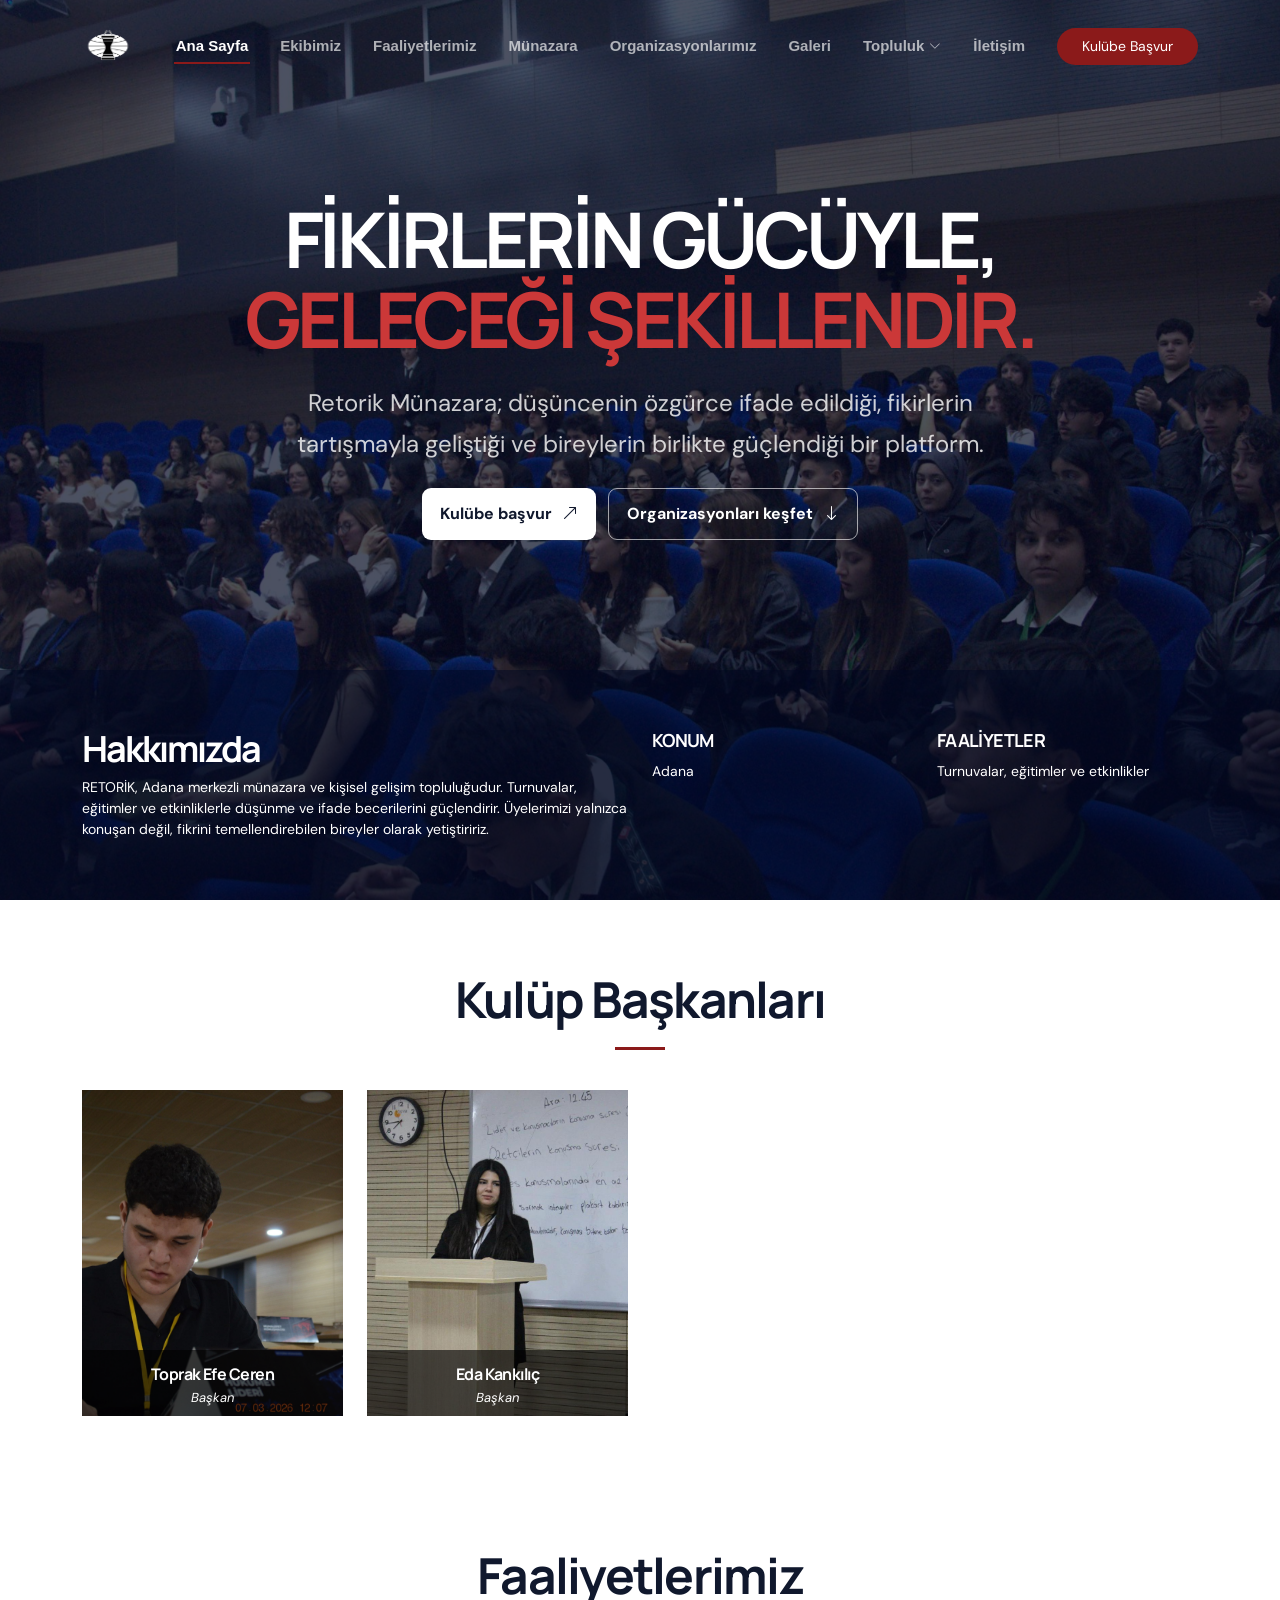
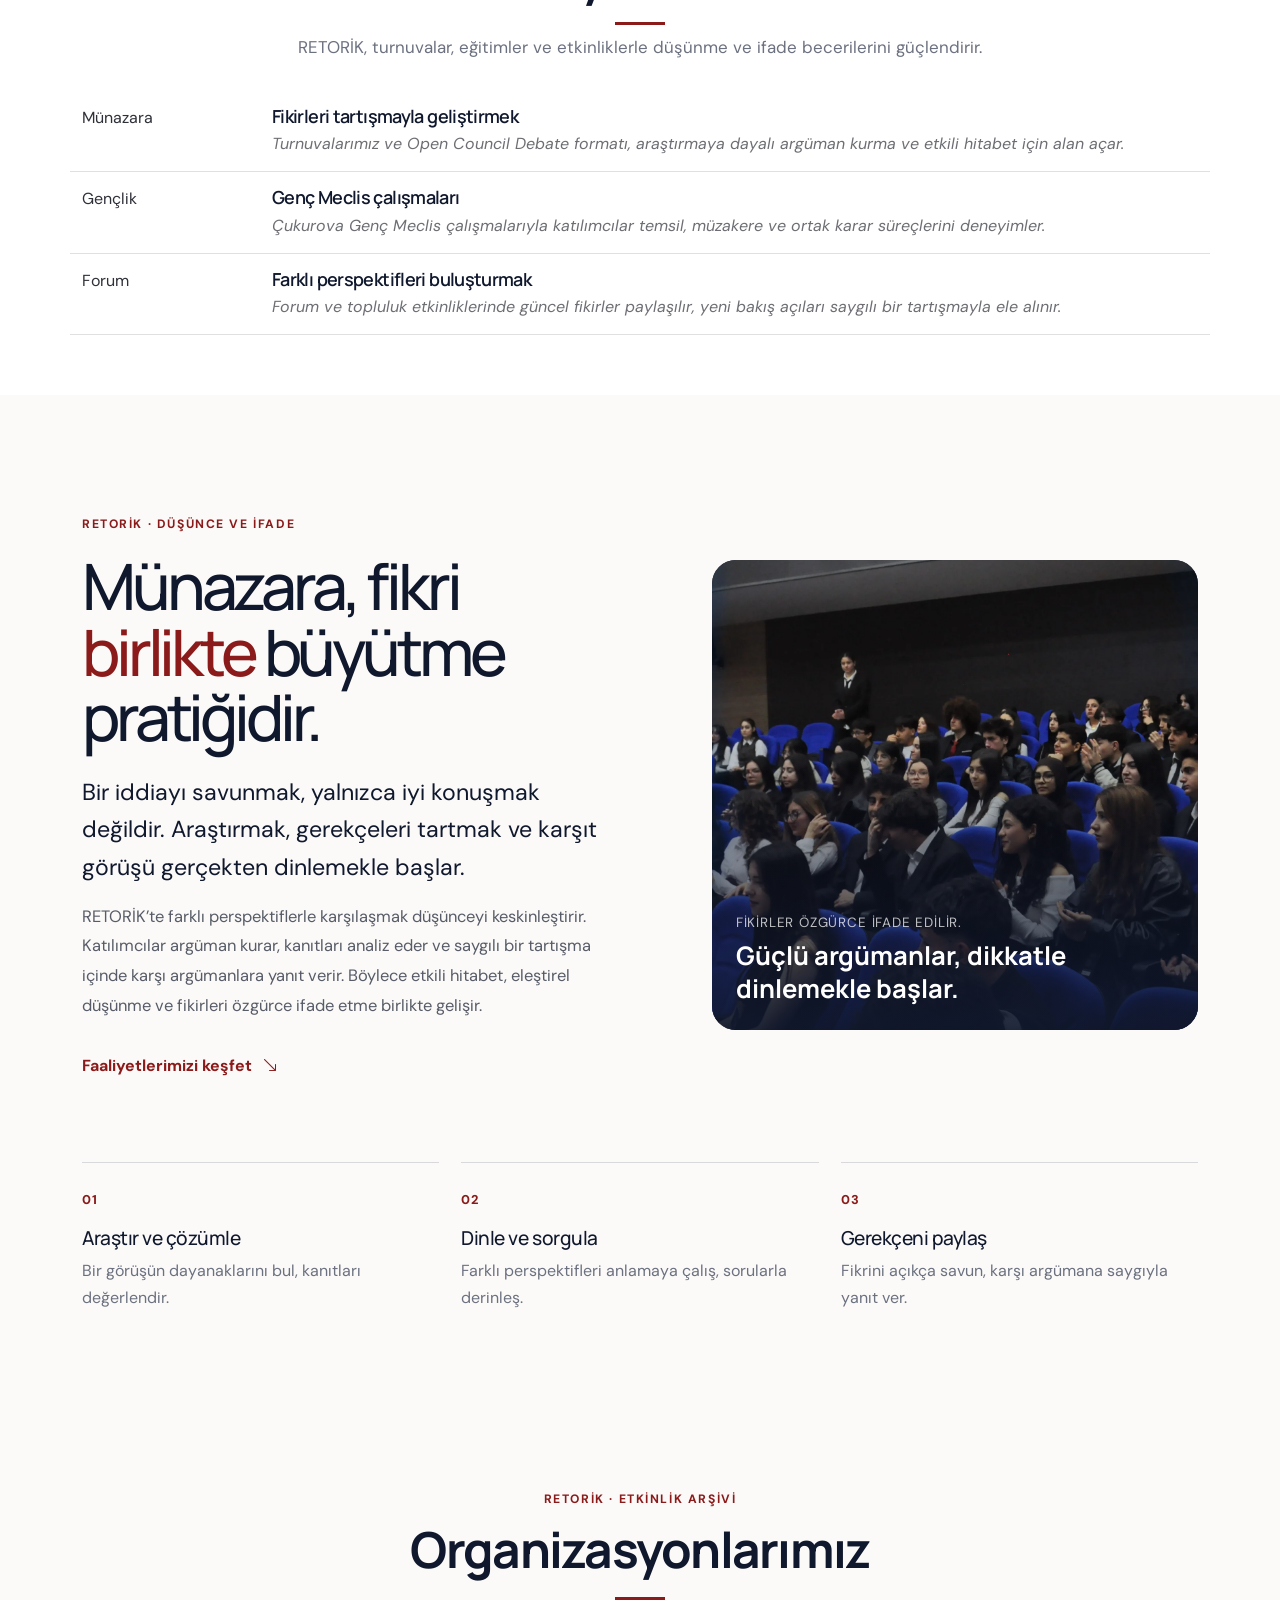
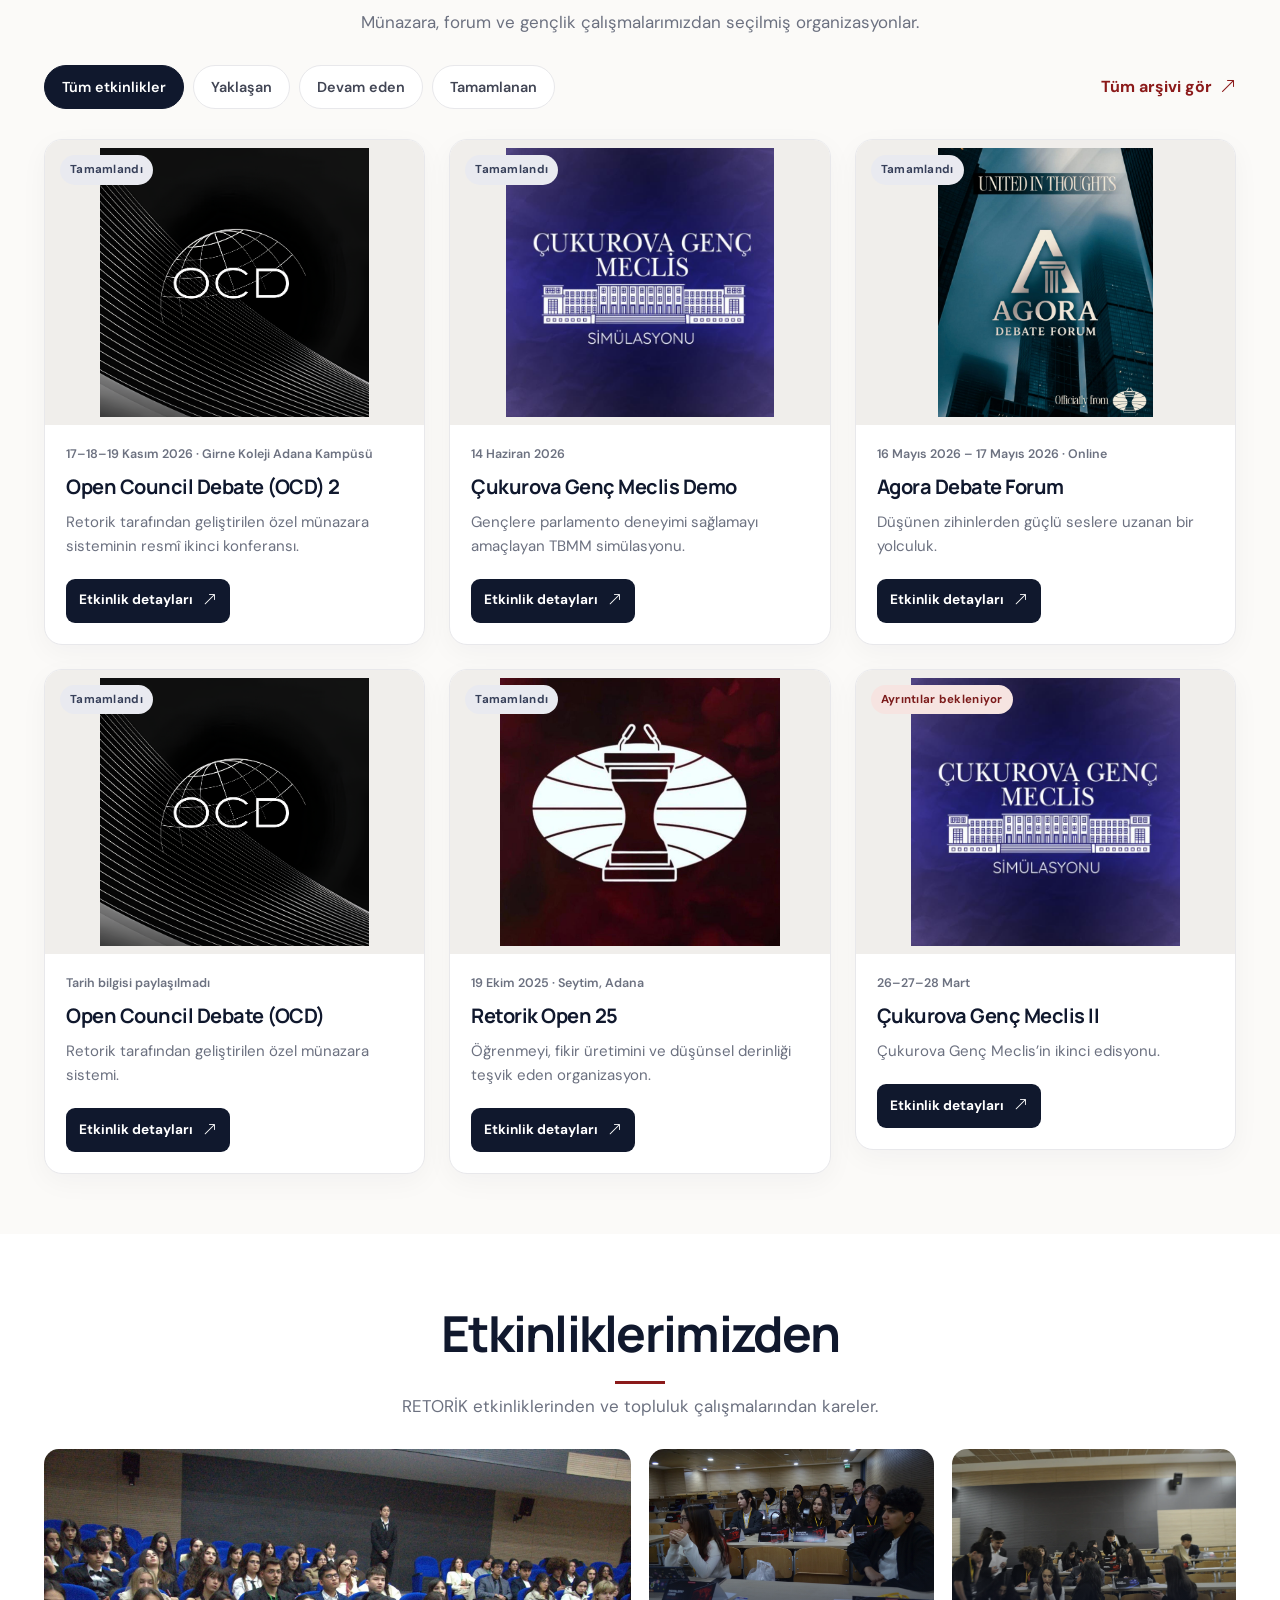
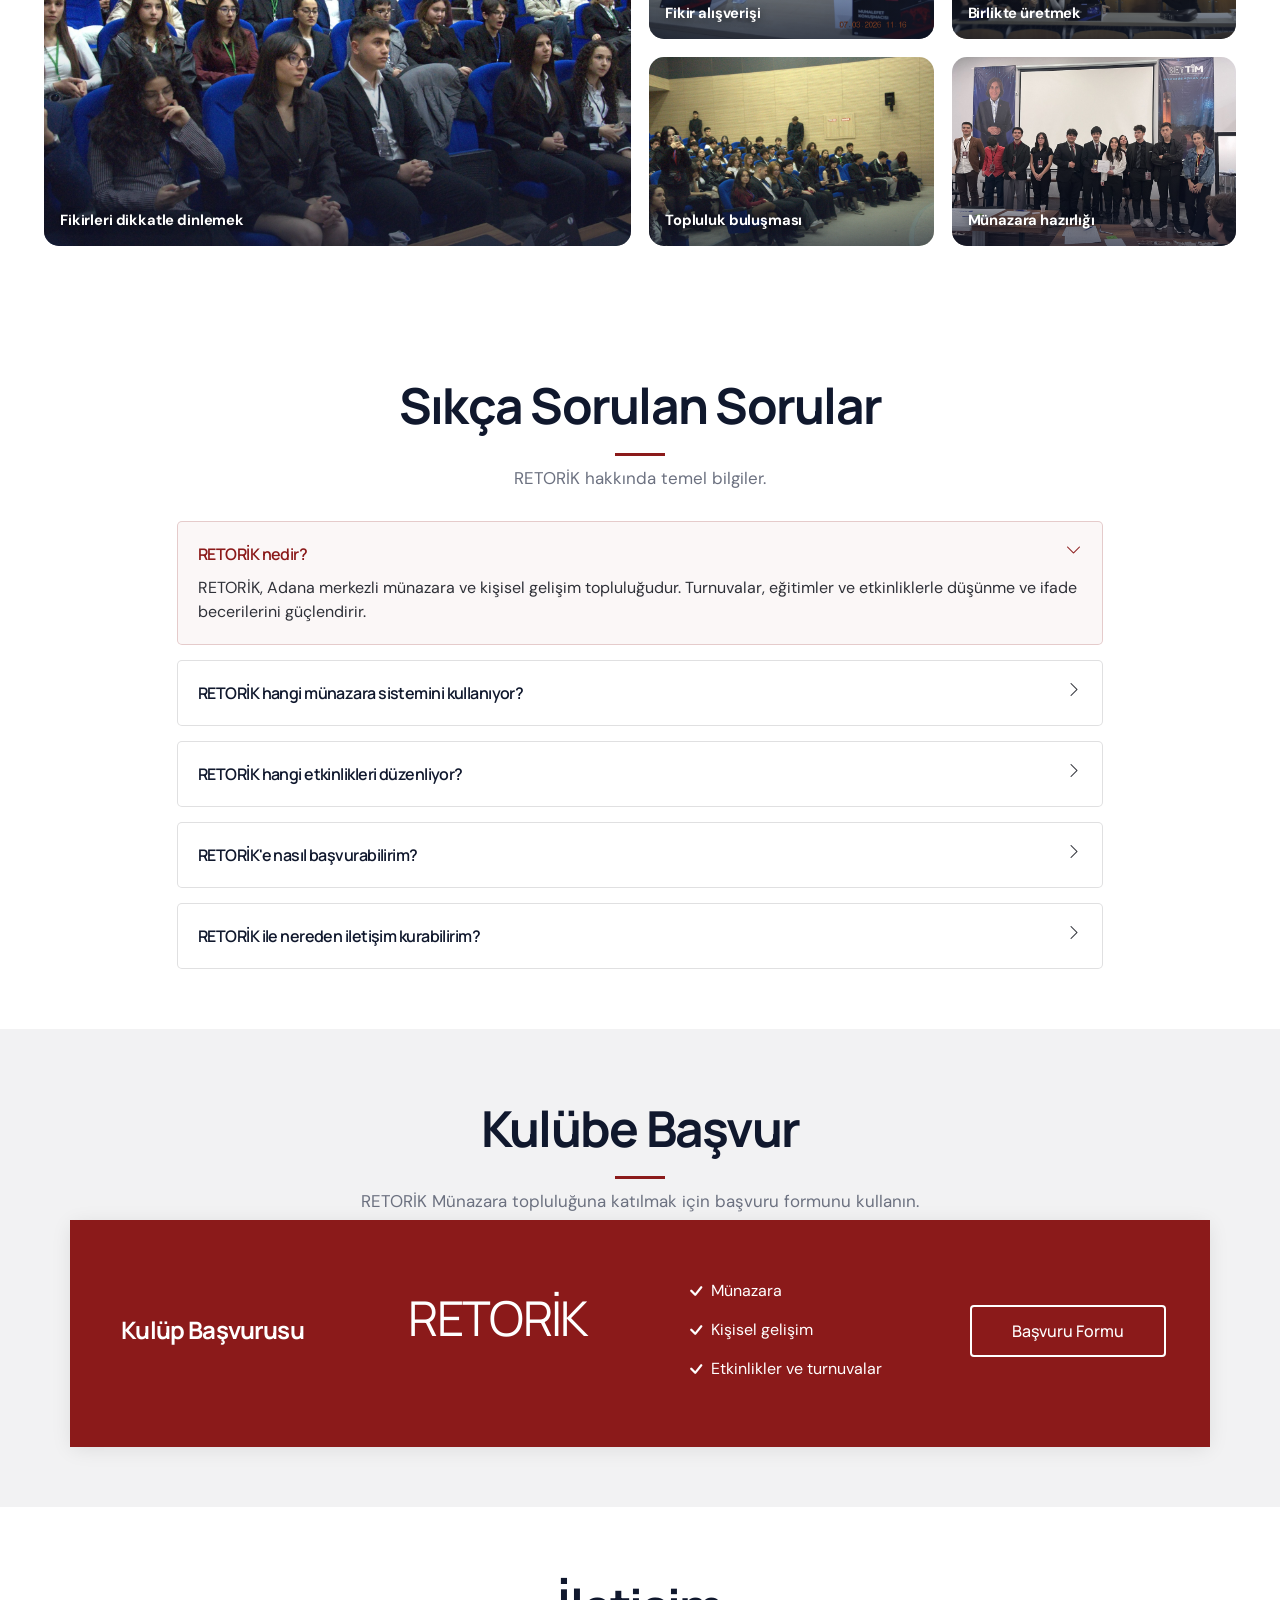
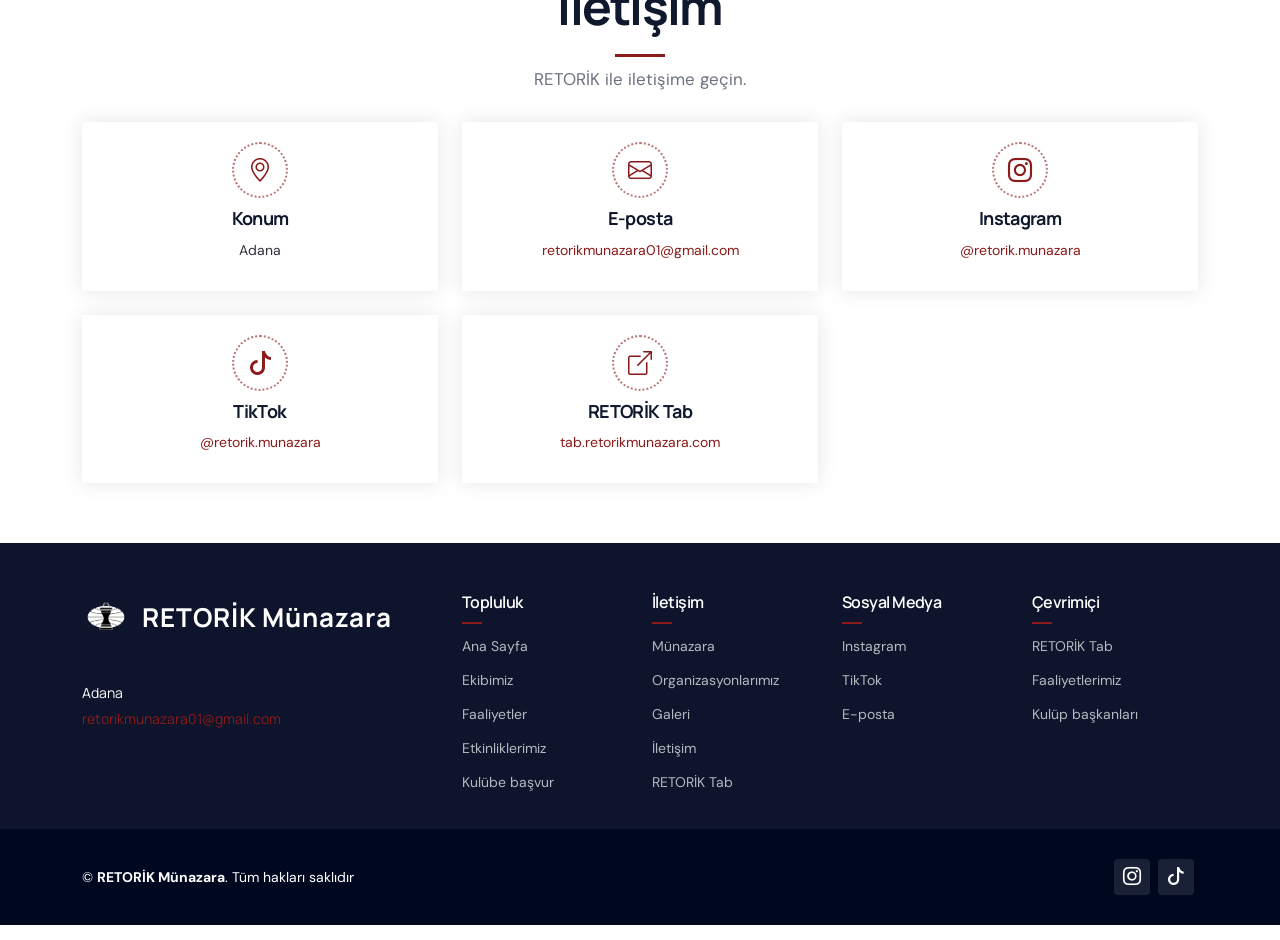
<file: index.html>
<!DOCTYPE html>
<html lang="tr">

<head>
  <meta charset="utf-8">
  <meta content="width=device-width, initial-scale=1.0" name="viewport">
  <title>RETORİK Münazara | Adana Münazara Topluluğu</title>
  <meta name="description" content="RETORİK, Adana merkezli münazara ve kişisel gelişim topluluğudur. Turnuvalar, eğitimler ve etkinliklerle düşünme ve ifade becerilerini güçlendirir.">
  <meta name="keywords" content="RETORİK, münazara, Adana, kişisel gelişim, turnuva">
  <meta name="theme-color" content="#8B1A1A">
  <meta property="og:title" content="RETORİK Münazara | Adana Münazara Topluluğu">
  <meta property="og:description" content="RETORİK, Adana merkezli münazara ve kişisel gelişim topluluğudur.">
  <meta property="og:type" content="website">
  <meta property="og:locale" content="tr_TR">

  <!-- Favicons -->
  <link href="assets/img/favicon.png" rel="icon">
  <link href="assets/img/apple-touch-icon.png" rel="apple-touch-icon">

  <!-- Fonts -->
  <link href="https://fonts.googleapis.com" rel="preconnect">
  <link href="https://fonts.gstatic.com" rel="preconnect" crossorigin>
  <link href="https://fonts.googleapis.com/css2?family=DM+Sans:wght@400;500;600;700&family=Manrope:wght@400;500;600;700;800&display=swap" rel="stylesheet">

  <!-- Vendor CSS Files -->
  <link href="assets/vendor/bootstrap/css/bootstrap.min.css" rel="stylesheet">
  <link href="assets/vendor/bootstrap-icons/bootstrap-icons.css" rel="stylesheet">
  <link href="assets/vendor/aos/aos.css" rel="stylesheet">
  <link href="assets/vendor/swiper/swiper-bundle.min.css" rel="stylesheet">

  <!-- Main CSS File -->
  <link href="assets/css/main.css" rel="stylesheet">
  <link href="assets/css/retorik.css" rel="stylesheet">

  <meta property="og:image" content="assets/img/logo.png">
  <meta name="twitter:card" content="summary_large_image">
  <meta name="twitter:title" content="RETORİK Münazara | Adana Münazara Topluluğu">
  <meta name="twitter:description" content="RETORİK, Adana merkezli münazara ve kişisel gelişim topluluğudur. Turnuvalar, eğitimler ve etkinliklerle düşünme ve ifade becerilerini güçlendirir.">
  <meta name="twitter:image" content="assets/img/logo.png">
</head>

<body class="index-page">

  <header id="header" class="header d-flex align-items-center fixed-top">
    <div class="container-fluid container-xl position-relative d-flex align-items-center">

      <a href="index.html" class="logo d-flex align-items-center me-auto">
        <img src="assets/img/logo.png" alt="RETORİK Münazara logosu">
        <!-- Uncomment the line below if you also wish to use an text logo -->
      </a>

      <nav id="navmenu" class="navmenu">
        <ul>
          <li><a href="#ana-sayfa" class="active">Ana Sayfa<br></a></li>
          <li><a href="#ekibimiz">Ekibimiz</a></li>
          <li><a href="#faaliyetler">Faaliyetlerimiz</a></li>
          <li><a href="#munazara-kulturu">Münazara</a></li>
          <li><a href="organizasyonlar/">Organizasyonlarımız</a></li>
          <li><a href="#galeri">Galeri</a></li>
          <li class="dropdown"><a href="#"><span>Topluluk</span> <i class="bi bi-chevron-down toggle-dropdown"></i></a>
            <ul>
              <li><a href="#hakkimizda">Hakkımızda</a></li>
              <li><a href="#munazara-kulturu">Münazara sistemi</a></li>
              <li class="dropdown"><a href="#organizasyonlarimiz"><span>Organizasyonlarımız</span> <i class="bi bi-chevron-down toggle-dropdown"></i></a>
                <ul>
                  <li><a href="organizasyonlar/ocd2/">OCD 2</a></li>
                  <li><a href="organizasyonlar/agora-debate-forum/">Agora Debate Forum</a></li>
                  <li><a href="organizasyonlar/cukurova-genc-meclis-2/">Çukurova Genç Meclis II</a></li>
                  <li><a href="organizasyonlar/retorik-open-25/">Retorik Open 25</a></li>
                </ul>
              </li>
              <li><a href="#ekibimiz">Kulüp başkanları</a></li>
              <li><a href="#iletisim">İletişim</a></li>
            </ul>
          </li>
          <li><a href="#iletisim">İletişim</a></li>
        </ul>
        <button type="button" class="mobile-nav-toggle d-xl-none bi bi-list" aria-label="Menüyü aç" aria-expanded="false"></button>
      </nav>

      <a class="cta-btn d-none d-sm-block" href="https://docs.google.com/forms/d/e/1FAIpQLSdi83qhSu9-QCt-uERF6Prb6z2-2zteZPO1VINrCgb5IDeXeQ/viewform" target="_blank" rel="noopener noreferrer">Kulübe Başvur</a>

    </div>
  </header>

  <main class="main">

    <!-- Hero Section -->
    <section id="ana-sayfa" class="hero section dark-background">

      <img src="assets/img/newretorik/1795344106806.jpg" alt="RETORİK münazara etkinliğinde söz alan bir katılımcı" data-aos="fade-in" class="hero-image">

      <div class="container d-flex flex-column align-items-center text-center mt-auto">
        <h2 data-aos="fade-up" data-aos-delay="100" class="">FİKİRLERİN GÜCÜYLE,<br><span>GELECEĞİ ŞEKİLLENDİR.</span></h2>
        <p class="hero-intro" data-aos="fade-up" data-aos-delay="200">Retorik Münazara; düşüncenin özgürce ifade edildiği, fikirlerin tartışmayla geliştiği ve bireylerin birlikte güçlendiği bir platform.</p>
      </div>

        <div class="hero-actions" data-aos="fade-up" data-aos-delay="250">
          <a class="button button--hero-primary" href="https://docs.google.com/forms/d/e/1FAIpQLSdi83qhSu9-QCt-uERF6Prb6z2-2zteZPO1VINrCgb5IDeXeQ/viewform" target="_blank" rel="noopener noreferrer">Kulübe başvur <i class="bi bi-arrow-up-right"></i></a>
          <a class="button button--hero-secondary" href="#organizasyonlarimiz">Organizasyonları keşfet <i class="bi bi-arrow-down"></i></a>
        </div>

      <div id="hakkimizda" class="about-info mt-auto position-relative">

        <div class="container position-relative" data-aos="fade-up">
          <div class="row">
            <div class="col-lg-6">
              <h2>Hakkımızda</h2>
              <p>RETORİK, Adana merkezli münazara ve kişisel gelişim topluluğudur. Turnuvalar, eğitimler ve etkinliklerle düşünme ve ifade becerilerini güçlendirir. Üyelerimizi yalnızca konuşan değil, fikrini temellendirebilen bireyler olarak yetiştiririz.</p>
            </div>
            <div class="col-lg-3">
              <h3>Konum</h3>
              <p>Adana</p>
            </div>
            <div class="col-lg-3">
              <h3>Faaliyetler</h3>
              <p>Turnuvalar, eğitimler ve etkinlikler</p>
            </div>
          </div>
        </div>
      </div>

    </section><!-- /Hero Section -->

    <!-- Speakers Section -->
    <section id="ekibimiz" class="speakers section">

      <!-- Section Title -->
      <div class="container section-title" data-aos="fade-up">
        <h2>Kulüp Başkanları<br></h2>

      </div><!-- End Section Title -->

      <div class="container">

        <div class="row gy-4">

          <div class="col-xl-3 col-lg-4 col-md-6" data-aos="fade-up" data-aos-delay="100">
            <div class="member">
              <img src="assets/img/retorik/toprakefe.jpg" class="img-fluid" alt="Toprak Efe Ceren">
              <div class="member-info">
                <div class="member-info-content">
                  <h4><a href="#ekibimiz">Toprak Efe Ceren</a></h4>
                  <span>Başkan</span>
                </div>
                <div class="social">
                  <a href="https://instagram.com/retorik.munazara" target="_blank" rel="noopener noreferrer" aria-label="Instagram"><i class="bi bi-instagram"></i></a>
                  <a href="https://www.tiktok.com/@retorik.munazara" target="_blank" rel="noopener noreferrer" aria-label="TikTok"><i class="bi bi-tiktok"></i></a>
                </div>
              </div>
            </div>
          </div><!-- End Team Member -->

          <div class="col-xl-3 col-lg-4 col-md-6" data-aos="fade-up" data-aos-delay="200">
            <div class="member">
              <img src="assets/img/speakers/speaker-2.jpg" class="img-fluid" alt="Eda Kankılıç">
              <div class="member-info">
                <div class="member-info-content">
                  <h4><a href="#ekibimiz">Eda Kankılıç</a></h4>
                  <span>Başkan</span>
                </div>
                <div class="social">
                  <a href="https://instagram.com/retorik.munazara" target="_blank" rel="noopener noreferrer" aria-label="Instagram"><i class="bi bi-instagram"></i></a>
                  <a href="https://www.tiktok.com/@retorik.munazara" target="_blank" rel="noopener noreferrer" aria-label="TikTok"><i class="bi bi-tiktok"></i></a>
                </div>
              </div>
            </div>
          </div><!-- End Team Member -->

        </div>

      </div>

    </section><!-- /Speakers Section -->

    <!-- Schedule Section -->
    <section id="faaliyetler" class="schedule section">
      <div class="container section-title" data-aos="fade-up">
        <h2>Faaliyetlerimiz<br></h2>
        <p>RETORİK, turnuvalar, eğitimler ve etkinliklerle düşünme ve ifade becerilerini güçlendirir.</p>
      </div>
      <div class="container">
        <div class="row schedule-item"><div class="col-md-2"><time>Münazara</time></div><div class="col-md-10"><h4>Fikirleri tartışmayla geliştirmek</h4><p>Turnuvalarımız ve Open Council Debate formatı, araştırmaya dayalı argüman kurma ve etkili hitabet için alan açar.</p></div></div>
        <div class="row schedule-item"><div class="col-md-2"><time>Gençlik</time></div><div class="col-md-10"><h4>Genç Meclis çalışmaları</h4><p>Çukurova Genç Meclis çalışmalarıyla katılımcılar temsil, müzakere ve ortak karar süreçlerini deneyimler.</p></div></div>
        <div class="row schedule-item"><div class="col-md-2"><time>Forum</time></div><div class="col-md-10"><h4>Farklı perspektifleri buluşturmak</h4><p>Forum ve topluluk etkinliklerinde güncel fikirler paylaşılır, yeni bakış açıları saygılı bir tartışmayla ele alınır.</p></div></div>
      </div>
    </section><!-- /Schedule Section -->

    <!-- Venue Section -->
    <section id="munazara-kulturu" class="debate-culture section">
      <div class="container debate-culture__layout">
        <div class="debate-culture__copy" data-aos="fade-up">
          <span class="eyebrow">RETORİK · Düşünce ve ifade</span>
          <h2>Münazara, fikri <em>birlikte</em> büyütme pratiğidir.</h2>
          <p class="debate-culture__lead">Bir iddiayı savunmak, yalnızca iyi konuşmak değildir. Araştırmak, gerekçeleri tartmak ve karşıt görüşü gerçekten dinlemekle başlar.</p>
          <p>RETORİK’te farklı perspektiflerle karşılaşmak düşünceyi keskinleştirir. Katılımcılar argüman kurar, kanıtları analiz eder ve saygılı bir tartışma içinde karşı argümanlara yanıt verir. Böylece etkili hitabet, eleştirel düşünme ve fikirleri özgürce ifade etme birlikte gelişir.</p>
          <a class="debate-culture__link" href="#organizasyonlarimiz">Faaliyetlerimizi keşfet <i class="bi bi-arrow-down-right"></i></a>
        </div>
        <div class="debate-culture__visual" data-aos="fade-up" data-aos-delay="120">
          <img src="assets/img/newretorik/optimized/1795344106788.webp" alt="Münazara sırasında konuşmacıyı dinleyen katılımcılar" loading="lazy">
          <div class="debate-culture__note"><span>Fikirler özgürce ifade edilir.</span><strong>Güçlü argümanlar, dikkatle dinlemekle başlar.</strong></div>
        </div>
      </div>
      <div class="container debate-pillars" data-aos="fade-up">
        <article><span>01</span><h3>Araştır ve çözümle</h3><p>Bir görüşün dayanaklarını bul, kanıtları değerlendir.</p></article>
        <article><span>02</span><h3>Dinle ve sorgula</h3><p>Farklı perspektifleri anlamaya çalış, sorularla derinleş.</p></article>
        <article><span>03</span><h3>Gerekçeni paylaş</h3><p>Fikrini açıkça savun, karşı argümana saygıyla yanıt ver.</p></article>
      </div>
    </section><!-- /Debate Culture Section -->

    <!-- Organizations and Events -->
    <section id="organizasyonlarimiz" class="retorik-events section">
      <div class="container section-title" data-aos="fade-up">
        <span class="eyebrow">RETORİK · Etkinlik arşivi</span>
        <h2>Organizasyonlarımız</h2>
        <p>Münazara, forum ve gençlik çalışmalarımızdan seçilmiş organizasyonlar.</p>
      </div>
      <div class="container">
        <div class="event-filters" role="group" aria-label="Organizasyonları duruma göre filtrele">
          <button class="is-active" type="button" data-event-filter="all" aria-pressed="true">Tüm etkinlikler</button>
          <button type="button" data-event-filter="upcoming" aria-pressed="false">Yaklaşan</button>
          <button type="button" data-event-filter="ongoing" aria-pressed="false">Devam eden</button>
          <button type="button" data-event-filter="completed" aria-pressed="false">Tamamlanan</button>
          <a class="event-archive-link" href="organizasyonlar/">Tüm arşivi gör <i class="bi bi-arrow-up-right"></i></a>
        </div>
        <div id="event-grid" class="event-grid" aria-live="polite"><p class="event-empty">Organizasyonlar yükleniyor…</p></div>
      </div>
    </section><!-- /Organizations and Events -->
    <dialog id="event-preview" class="event-dialog" aria-labelledby="preview-title">
      <button class="event-dialog__close" type="button" data-preview-close aria-label="Önizlemeyi kapat"><i class="bi bi-x-lg"></i></button>
      <div data-preview-content></div>
    </dialog>

    <!-- Gallery Section -->
    <section id="galeri" class="gallery section">

      <!-- Section Title -->
      <div class="container section-title" data-aos="fade-up">
        <h2>Etkinliklerimizden</h2>
        <p>RETORİK etkinliklerinden ve topluluk çalışmalarından kareler.</p>
      </div><!-- End Section Title -->

      <div class="container" data-aos="fade-up" data-aos-delay="100">
        <div class="event-photo-grid">
          <a class="event-photo event-photo--feature gallery-lightbox-trigger" href="assets/img/newretorik/optimized/1795344107140.webp"><img src="assets/img/newretorik/optimized/1795344107140.webp" width="1800" height="1198" alt="RETORİK etkinliğinde tartışmayı dinleyen katılımcılar" loading="lazy"><span>Fikirleri dikkatle dinlemek</span></a>
          <a class="event-photo gallery-lightbox-trigger" href="assets/img/newretorik/optimized/1795344107036.webp"><img src="assets/img/newretorik/optimized/1795344107036.webp" width="1900" height="1258" alt="Etkinlik salonunda aynı masa çevresinde fikir alışverişi yapan katılımcılar" loading="lazy"><span>Fikir alışverişi</span></a>
          <a class="event-photo gallery-lightbox-trigger" href="assets/img/newretorik/optimized/1795344107096.webp"><img src="assets/img/newretorik/optimized/1795344107096.webp" width="1900" height="1262" alt="RETORİK oturumunda birlikte çalışan katılımcılar" loading="lazy"><span>Birlikte üretmek</span></a>
          <a class="event-photo gallery-lightbox-trigger" href="assets/img/newretorik/optimized/1795344107121.webp"><img src="assets/img/newretorik/optimized/1795344107121.webp" width="1800" height="1198" alt="Etkinlik salonundaki izleyiciler" loading="lazy"><span>Topluluk buluşması</span></a>
          <a class="event-photo gallery-lightbox-trigger" href="assets/img/retorik/retorik1.jpg"><img src="assets/img/retorik/retorik1.jpg" width="2048" height="1366" alt="RETORİK etkinliğinde münazara hazırlığı yapan katılımcı" loading="lazy"><span>Münazara hazırlığı</span></a>
        </div>
      </div>

    </section><!-- /Gallery Section -->

    <dialog id="gallery-lightbox" class="gallery-lightbox" aria-label="Etkinlik fotoğrafı görüntüleyici">
      <button class="gallery-lightbox__close" type="button" data-gallery-close aria-label="Fotoğrafı kapat"><i class="bi bi-x-lg"></i></button>
      <button class="gallery-lightbox__nav gallery-lightbox__prev" type="button" data-gallery-prev aria-label="Önceki fotoğraf"><i class="bi bi-chevron-left"></i></button>
      <figure class="gallery-lightbox__figure">
        <img data-gallery-image alt="">
        <figcaption data-gallery-caption></figcaption>
      </figure>
      <button class="gallery-lightbox__nav gallery-lightbox__next" type="button" data-gallery-next aria-label="Sonraki fotoğraf"><i class="bi bi-chevron-right"></i></button>
    </dialog>

    <!-- Faq Section -->
    <section id="sss" class="faq section">
      <div class="container section-title" data-aos="fade-up"><h2>Sıkça Sorulan Sorular</h2><p>RETORİK hakkında temel bilgiler.</p></div>
      <div class="container"><div class="row justify-content-center"><div class="col-lg-10" data-aos="fade-up" data-aos-delay="100"><div class="faq-container">
        <div class="faq-item faq-active"><h3>RETORİK nedir?</h3><div class="faq-content"><p>RETORİK, Adana merkezli münazara ve kişisel gelişim topluluğudur. Turnuvalar, eğitimler ve etkinliklerle düşünme ve ifade becerilerini güçlendirir.</p></div><i class="faq-toggle bi bi-chevron-right"></i></div>
        <div class="faq-item"><h3>RETORİK hangi münazara sistemini kullanıyor?</h3><div class="faq-content"><p>İngiliz Parlamenter Sistemde Hükümet ve Muhalefet tarafları, açılış ve kapanış takımlarından oluşur. RETORİK ayrıca Open Council Debate (OCD) sistemini geliştirmiştir.</p></div><i class="faq-toggle bi bi-chevron-right"></i></div>
        <div class="faq-item"><h3>RETORİK hangi etkinlikleri düzenliyor?</h3><div class="faq-content"><p>Münazara turnuvaları, forumlar, eğitimler ve genç meclis çalışmaları düzenliyoruz. Tamamlanan organizasyonlar ve yeni duyurular için <a href="organizasyonlar/">etkinlik arşivimizi inceleyebilirsiniz.</a></p></div><i class="faq-toggle bi bi-chevron-right"></i></div>
        <div class="faq-item"><h3>RETORİK'e nasıl başvurabilirim?</h3><div class="faq-content"><p>Kulüp başvuru formunu kullanabilirsiniz.</p></div><i class="faq-toggle bi bi-chevron-right"></i></div>
        <div class="faq-item"><h3>RETORİK ile nereden iletişim kurabilirim?</h3><div class="faq-content"><p>retorikmunazara01@gmail.com adresinden veya @retorik.munazara sosyal medya hesaplarından ulaşabilirsiniz.</p></div><i class="faq-toggle bi bi-chevron-right"></i></div>
      </div></div></div></div>
    </section><!-- /Faq Section -->

    <!-- Buy Tickets Section -->
    <section id="kulube-basvur" class="buy-tickets section light-background">
      <div class="container section-title" data-aos="fade-up"><h2>Kulübe Başvur</h2><p>RETORİK Münazara topluluğuna katılmak için başvuru formunu kullanın.</p></div>
      <div class="container"><div class="row gy-4 pricing-item featured" data-aos="fade-up" data-aos-delay="100">
        <div class="col-lg-3 d-flex align-items-center justify-content-center"><h3>Kulüp Başvurusu</h3></div>
        <div class="col-lg-3 d-flex align-items-center justify-content-center"><h4>RETORİK</h4></div>
        <div class="col-lg-3 d-flex align-items-center justify-content-center"><ul><li><i class="bi bi-check"></i> <span>Münazara</span></li><li><i class="bi bi-check"></i> <span>Kişisel gelişim</span></li><li><i class="bi bi-check"></i> <span>Etkinlikler ve turnuvalar</span></li></ul></div>
        <div class="col-lg-3 d-flex align-items-center justify-content-center"><div class="text-center"><a href="https://docs.google.com/forms/d/e/1FAIpQLSdi83qhSu9-QCt-uERF6Prb6z2-2zteZPO1VINrCgb5IDeXeQ/viewform" target="_blank" rel="noopener noreferrer" class="buy-btn">Başvuru Formu</a></div></div>
      </div></div>
    </section><!-- /Buy Tickets Section -->

    <!-- Contact Section -->
    <section id="iletisim" class="contact section">
      <div class="container section-title" data-aos="fade-up"><h2>İletişim</h2><p>RETORİK ile iletişime geçin.</p></div>
      <div class="container" data-aos="fade-up" data-aos-delay="100"><div class="row gy-4">
        <div class="col-lg-4 col-md-6"><div class="info-item d-flex flex-column justify-content-center align-items-center"><i class="bi bi-geo-alt"></i><h3>Konum</h3><p>Adana</p></div></div>
        <div class="col-lg-4 col-md-6"><a class="info-item d-flex flex-column justify-content-center align-items-center" href="mailto:retorikmunazara01@gmail.com"><i class="bi bi-envelope"></i><h3>E-posta</h3><p>retorikmunazara01@gmail.com</p></a></div>
        <div class="col-lg-4 col-md-6"><a class="info-item d-flex flex-column justify-content-center align-items-center" href="https://instagram.com/retorik.munazara" target="_blank" rel="noopener noreferrer"><i class="bi bi-instagram"></i><h3>Instagram</h3><p>@retorik.munazara</p></a></div>
        <div class="col-lg-4 col-md-6"><a class="info-item d-flex flex-column justify-content-center align-items-center" href="https://www.tiktok.com/@retorik.munazara" target="_blank" rel="noopener noreferrer"><i class="bi bi-tiktok"></i><h3>TikTok</h3><p>@retorik.munazara</p></a></div>
        <div class="col-lg-4 col-md-6"><a class="info-item d-flex flex-column justify-content-center align-items-center" href="https://tab.retorikmunazara.com" target="_blank" rel="noopener noreferrer"><i class="bi bi-box-arrow-up-right"></i><h3>RETORİK Tab</h3><p>tab.retorikmunazara.com</p></a></div>
      </div></div>
    </section><!-- /Contact Section -->

  </main>

  <footer id="footer" class="footer dark-background">

    <div class="footer-top">
      <div class="container">
        <div class="row gy-4">
          <div class="col-lg-4 col-md-6 footer-about">
            <a href="index.html" class="logo d-flex align-items-center">
              <span class="sitename">RETORİK Münazara</span>
            </a>
            <div class="footer-contact pt-3">
              <p>Adana</p>
              <p><a href="mailto:retorikmunazara01@gmail.com">retorikmunazara01@gmail.com</a></p>
            </div>
          </div>

          <div class="col-lg-2 col-md-3 footer-links">
            <h4>Topluluk</h4>
            <ul>
              <li><a href="#ana-sayfa">Ana Sayfa</a></li>
              <li><a href="#ekibimiz">Ekibimiz</a></li>
              <li><a href="#faaliyetler">Faaliyetler</a></li>
              <li><a href="#galeri">Etkinliklerimiz</a></li>
              <li><a href="#kulube-basvur">Kulübe başvur</a></li>
            </ul>
          </div>

          <div class="col-lg-2 col-md-3 footer-links">
            <h4>İletişim</h4>
            <ul>
              <li><a href="#munazara-kulturu">Münazara</a></li>
              <li><a href="#organizasyonlarimiz">Organizasyonlarımız</a></li>
              <li><a href="#galeri">Galeri</a></li>
              <li><a href="#iletisim">İletişim</a></li>
              <li><a href="https://tab.retorikmunazara.com">RETORİK Tab</a></li>
            </ul>
          </div>

          <div class="col-lg-2 col-md-3 footer-links">
            <h4>Sosyal Medya</h4>
            <ul>
              <li><a href="https://instagram.com/retorik.munazara" target="_blank" rel="noopener noreferrer">Instagram</a></li>
              <li><a href="https://www.tiktok.com/@retorik.munazara" target="_blank" rel="noopener noreferrer">TikTok</a></li>
              <li><a href="mailto:retorikmunazara01@gmail.com">E-posta</a></li>
            </ul>
          </div>

          <div class="col-lg-2 col-md-3 footer-links">
            <h4>Çevrimiçi</h4>
            <ul>
              <li><a href="https://tab.retorikmunazara.com" target="_blank" rel="noopener noreferrer">RETORİK Tab</a></li>
              <li><a href="#faaliyetler">Faaliyetlerimiz</a></li>
              <li><a href="#ekibimiz">Kulüp başkanları</a></li>
            </ul>
          </div>

        </div>
      </div>
    </div>

    <div class="copyright text-center">
      <div class="container d-flex flex-column flex-lg-row justify-content-center justify-content-lg-between align-items-center">

        <div class="d-flex flex-column align-items-center align-items-lg-start">
          <div>
            © <strong><span>RETORİK Münazara</span></strong>. Tüm hakları saklıdır
          </div>
        </div>

        <div class="social-links order-first order-lg-last mb-3 mb-lg-0">
          <a href="https://instagram.com/retorik.munazara" target="_blank" rel="noopener noreferrer" aria-label="Instagram"><i class="bi bi-instagram"></i></a>
          <a href="https://www.tiktok.com/@retorik.munazara" target="_blank" rel="noopener noreferrer" aria-label="TikTok"><i class="bi bi-tiktok"></i></a>
        </div>

      </div>
    </div>

  </footer>

  <!-- Scroll Top -->
  <a href="#" id="scroll-top" class="scroll-top d-flex align-items-center justify-content-center"><i class="bi bi-arrow-up-short"></i></a>

  <!-- Preloader -->
  <div id="preloader"></div>

  <!-- Vendor JS Files -->
  <script src="assets/vendor/bootstrap/js/bootstrap.bundle.min.js"></script>
  <script src="assets/vendor/aos/aos.js"></script>
  <script src="assets/vendor/swiper/swiper-bundle.min.js"></script>

  <!-- Main JS File -->
  <script src="assets/js/main.js"></script>
  <script src="assets/js/gallery-lightbox.js"></script>
  <script src="assets/js/events.js"></script>

</body>

</html>
</file>
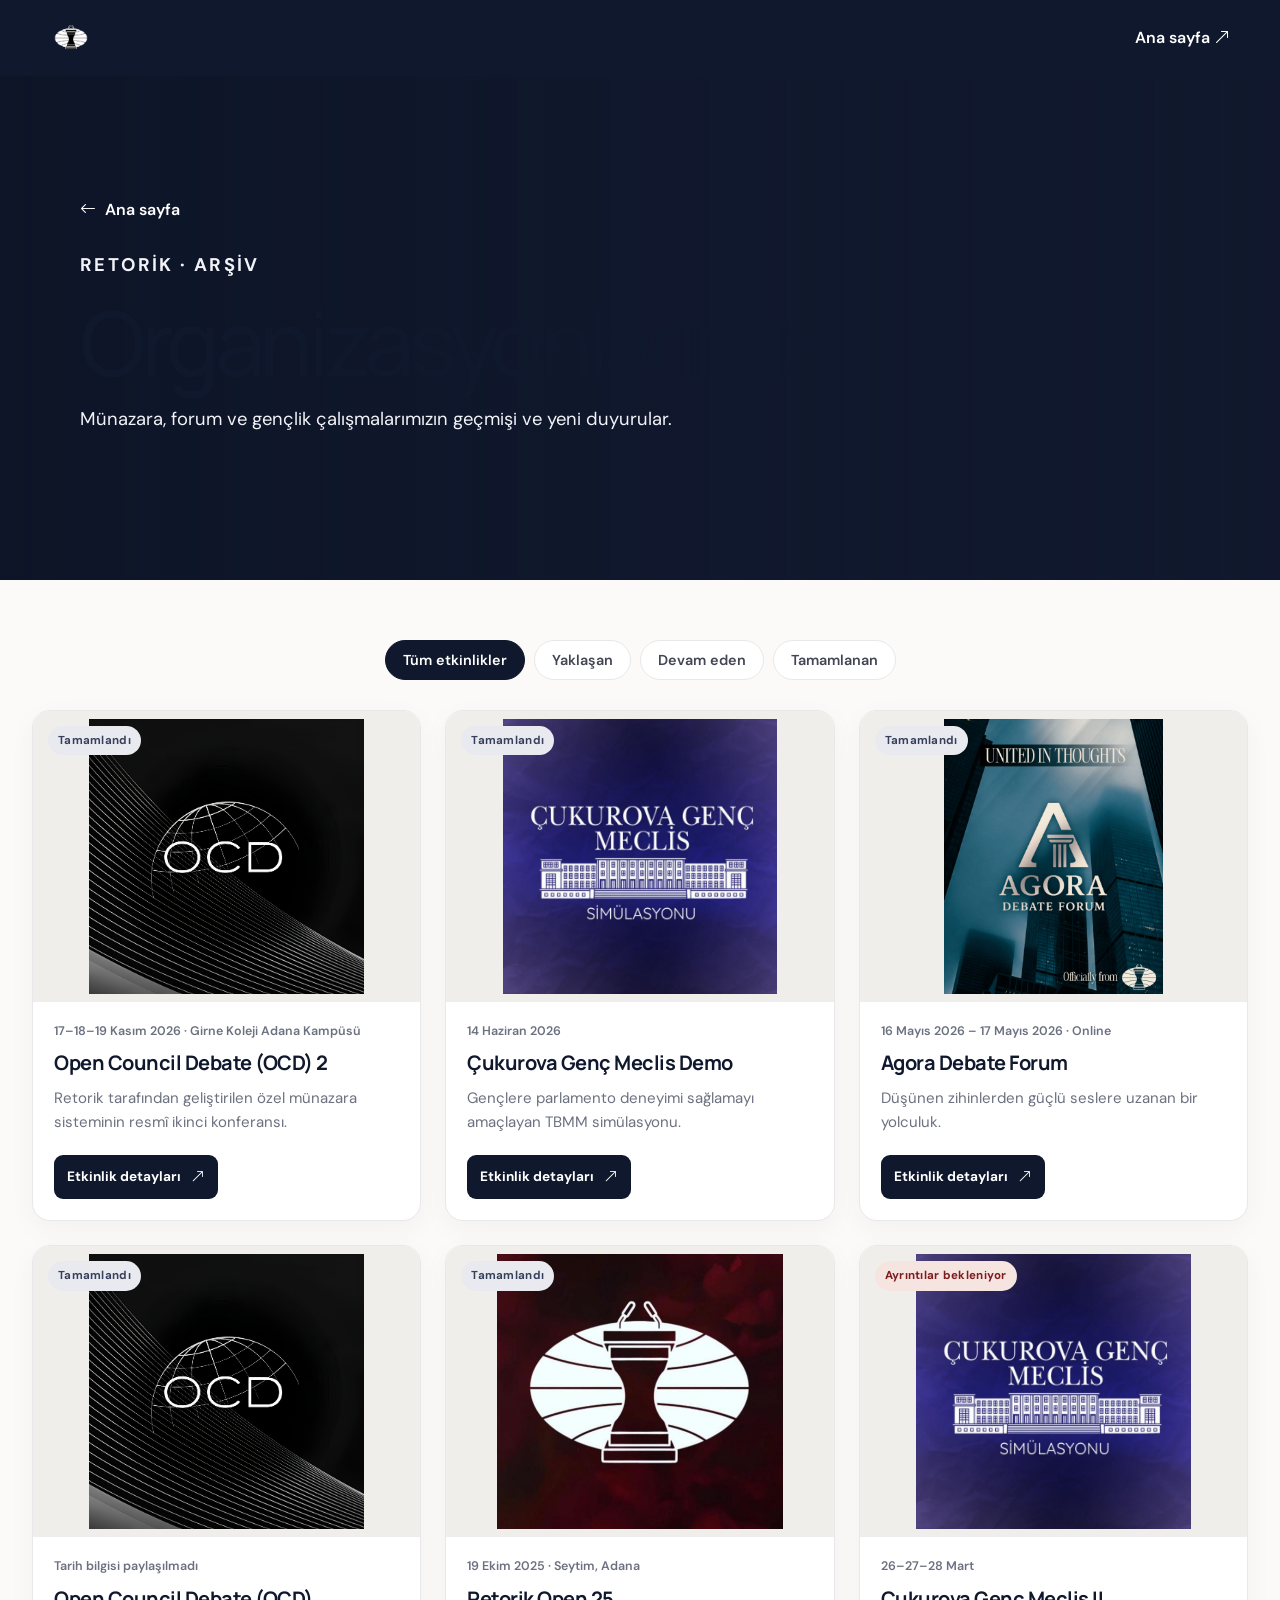
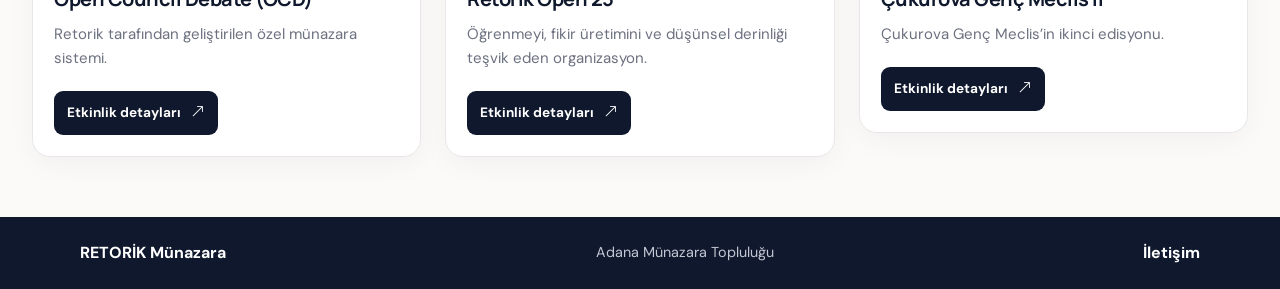
<file: organizasyonlar/index.html>
<!doctype html>
<html lang="tr">
<head>
  <meta charset="utf-8"><meta name="viewport" content="width=device-width, initial-scale=1">
  <meta name="theme-color" content="#10182d">
  <meta name="description" content="RETORİK Münazara'nın geçmiş ve duyurulan organizasyonlarını keşfedin.">
  <meta property="og:type" content="website"><meta property="og:title" content="Organizasyonlarımız | RETORİK Münazara"><meta property="og:description" content="RETORİK'in münazara, forum ve gençlik organizasyonları."><meta property="og:image" content="../assets/img/logo.png"><meta name="twitter:card" content="summary_large_image"><meta name="twitter:title" content="Organizasyonlarımız | RETORİK Münazara"><meta name="twitter:description" content="RETORİK'in münazara, forum ve gençlik organizasyonları."><meta name="twitter:image" content="../assets/img/logo.png">
  <title>Organizasyonlarımız | RETORİK Münazara</title>
  <link rel="icon" href="../assets/img/favicon.png"><link rel="apple-touch-icon" href="../assets/img/apple-touch-icon.png">
  <link rel="preconnect" href="https://fonts.googleapis.com"><link rel="preconnect" href="https://fonts.gstatic.com" crossorigin>
  <link href="https://fonts.googleapis.com/css2?family=DM+Sans:wght@400;500;600;700&family=Manrope:wght@400;500;600;700;800&display=swap" rel="stylesheet">
  <link href="../assets/vendor/bootstrap/css/bootstrap.min.css" rel="stylesheet"><link href="../assets/vendor/bootstrap-icons/bootstrap-icons.css" rel="stylesheet">
  <link href="../assets/css/main.css" rel="stylesheet"><link href="../assets/css/retorik.css" rel="stylesheet">
</head>
<body class="event-page">
  <header class="event-header"><a href="../index.html" aria-label="RETORİK ana sayfa"><img src="../assets/img/logo.png" alt="RETORİK Münazara"></a><a class="event-header-home" href="../index.html">Ana sayfa <i class="bi bi-arrow-up-right"></i></a></header>
  <main>
    <section class="event-detail-hero archive-hero"><div class="event-detail-shade"></div><div class="event-shell event-detail-heading"><a href="../index.html" class="back-link"><i class="bi bi-arrow-left"></i> Ana sayfa</a><p class="eyebrow">RETORİK · Arşiv</p><h1>Organizasyonlarımız</h1><p>Münazara, forum ve gençlik çalışmalarımızın geçmişi ve yeni duyurular.</p></div></section>
    <section class="retorik-events section"><div class="event-shell"><div class="event-filters" role="group" aria-label="Organizasyonları duruma göre filtrele"><button class="is-active" type="button" data-event-filter="all" aria-pressed="true">Tüm etkinlikler</button><button type="button" data-event-filter="upcoming" aria-pressed="false">Yaklaşan</button><button type="button" data-event-filter="ongoing" aria-pressed="false">Devam eden</button><button type="button" data-event-filter="completed" aria-pressed="false">Tamamlanan</button></div><div id="event-grid" class="event-grid" data-source="../assets/data/events.json" data-asset-prefix="../" data-detail-prefix="" aria-live="polite"><p class="event-empty">Organizasyonlar yükleniyor…</p></div></div></section>
    <dialog id="event-preview" class="event-dialog" aria-labelledby="preview-title"><button class="event-dialog__close" type="button" data-preview-close aria-label="Önizlemeyi kapat"><i class="bi bi-x-lg"></i></button><div data-preview-content></div></dialog>
  </main>
  <footer class="event-footer"><div class="event-shell"><a href="../index.html">RETORİK Münazara</a><span>Adana Münazara Topluluğu</span><a href="../index.html#iletisim">İletişim</a></div></footer>
  <script src="../assets/js/events.js"></script>
</body>
</html>
</file>
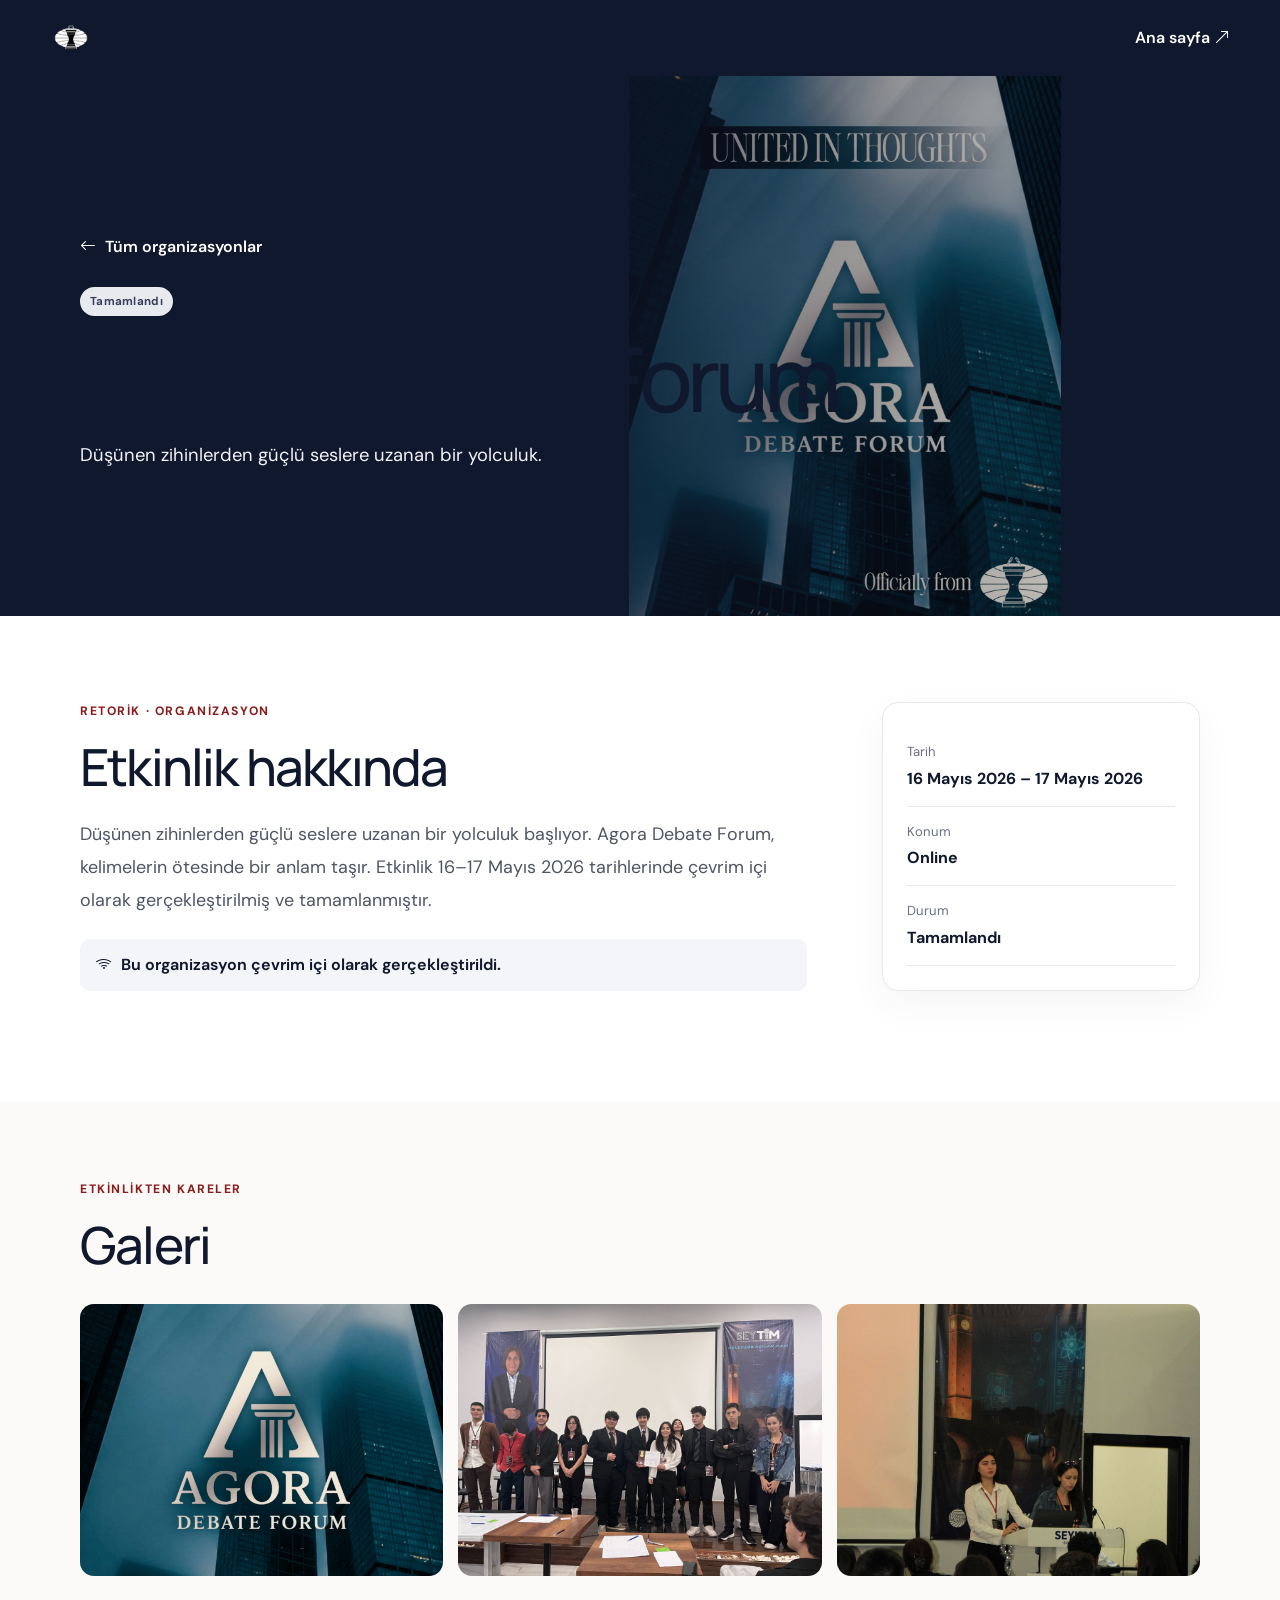
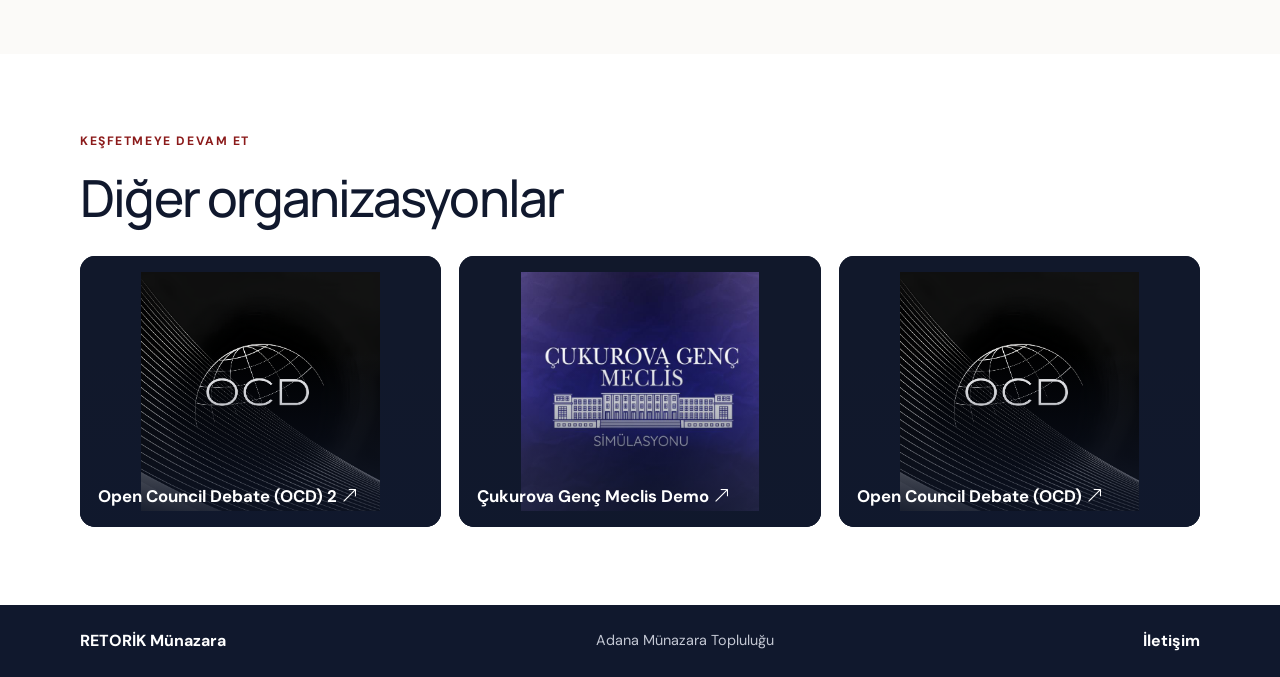
<file: organizasyonlar/agora-debate-forum/index.html>
<!doctype html><html lang="tr"><head><meta charset="utf-8"><meta name="viewport" content="width=device-width, initial-scale=1"><meta name="theme-color" content="#10182d"><meta name="description" content="Düşünen zihinlerden güçlü seslere uzanan bir yolculuk."><meta property="og:type" content="website"><meta property="og:title" content="Agora Debate Forum | RETORİK Münazara"><meta property="og:description" content="Düşünen zihinlerden güçlü seslere uzanan bir yolculuk."><meta property="og:image" content="../../assets/img/retorik/agora.jpg"><title>Agora Debate Forum | RETORİK Münazara</title><link rel="icon" href="../../assets/img/favicon.png"><link rel="apple-touch-icon" href="../../assets/img/apple-touch-icon.png"><link rel="preconnect" href="https://fonts.googleapis.com"><link rel="preconnect" href="https://fonts.gstatic.com" crossorigin><link href="https://fonts.googleapis.com/css2?family=DM+Sans:wght@400;500;600;700&family=Manrope:wght@400;500;600;700;800&display=swap" rel="stylesheet"><link href="../../assets/vendor/bootstrap/css/bootstrap.min.css" rel="stylesheet"><link href="../../assets/vendor/bootstrap-icons/bootstrap-icons.css" rel="stylesheet"><link href="../../assets/vendor/glightbox/css/glightbox.min.css" rel="stylesheet"><link href="../../assets/css/main.css" rel="stylesheet"><link href="../../assets/css/retorik.css" rel="stylesheet"></head><body class="event-page"><header class="event-header"><a href="../../index.html" aria-label="RETORİK ana sayfa"><img src="../../assets/img/logo.png" alt="RETORİK Münazara"></a><a class="event-header-home" href="../../index.html">Ana sayfa <i class="bi bi-arrow-up-right"></i></a></header><main data-event-detail="agora-debate-forum" aria-live="polite"><div class="event-shell event-loading">Organizasyon bilgisi yükleniyor…</div></main><footer class="event-footer"><div class="event-shell"><a href="../../index.html">RETORİK Münazara</a><span>Adana Münazara Topluluğu</span><a href="../../index.html#iletisim">İletişim</a></div></footer><script src="../../assets/vendor/glightbox/js/glightbox.min.js"></script><script src="../../assets/js/event-detail.js"></script></body></html>
</file>
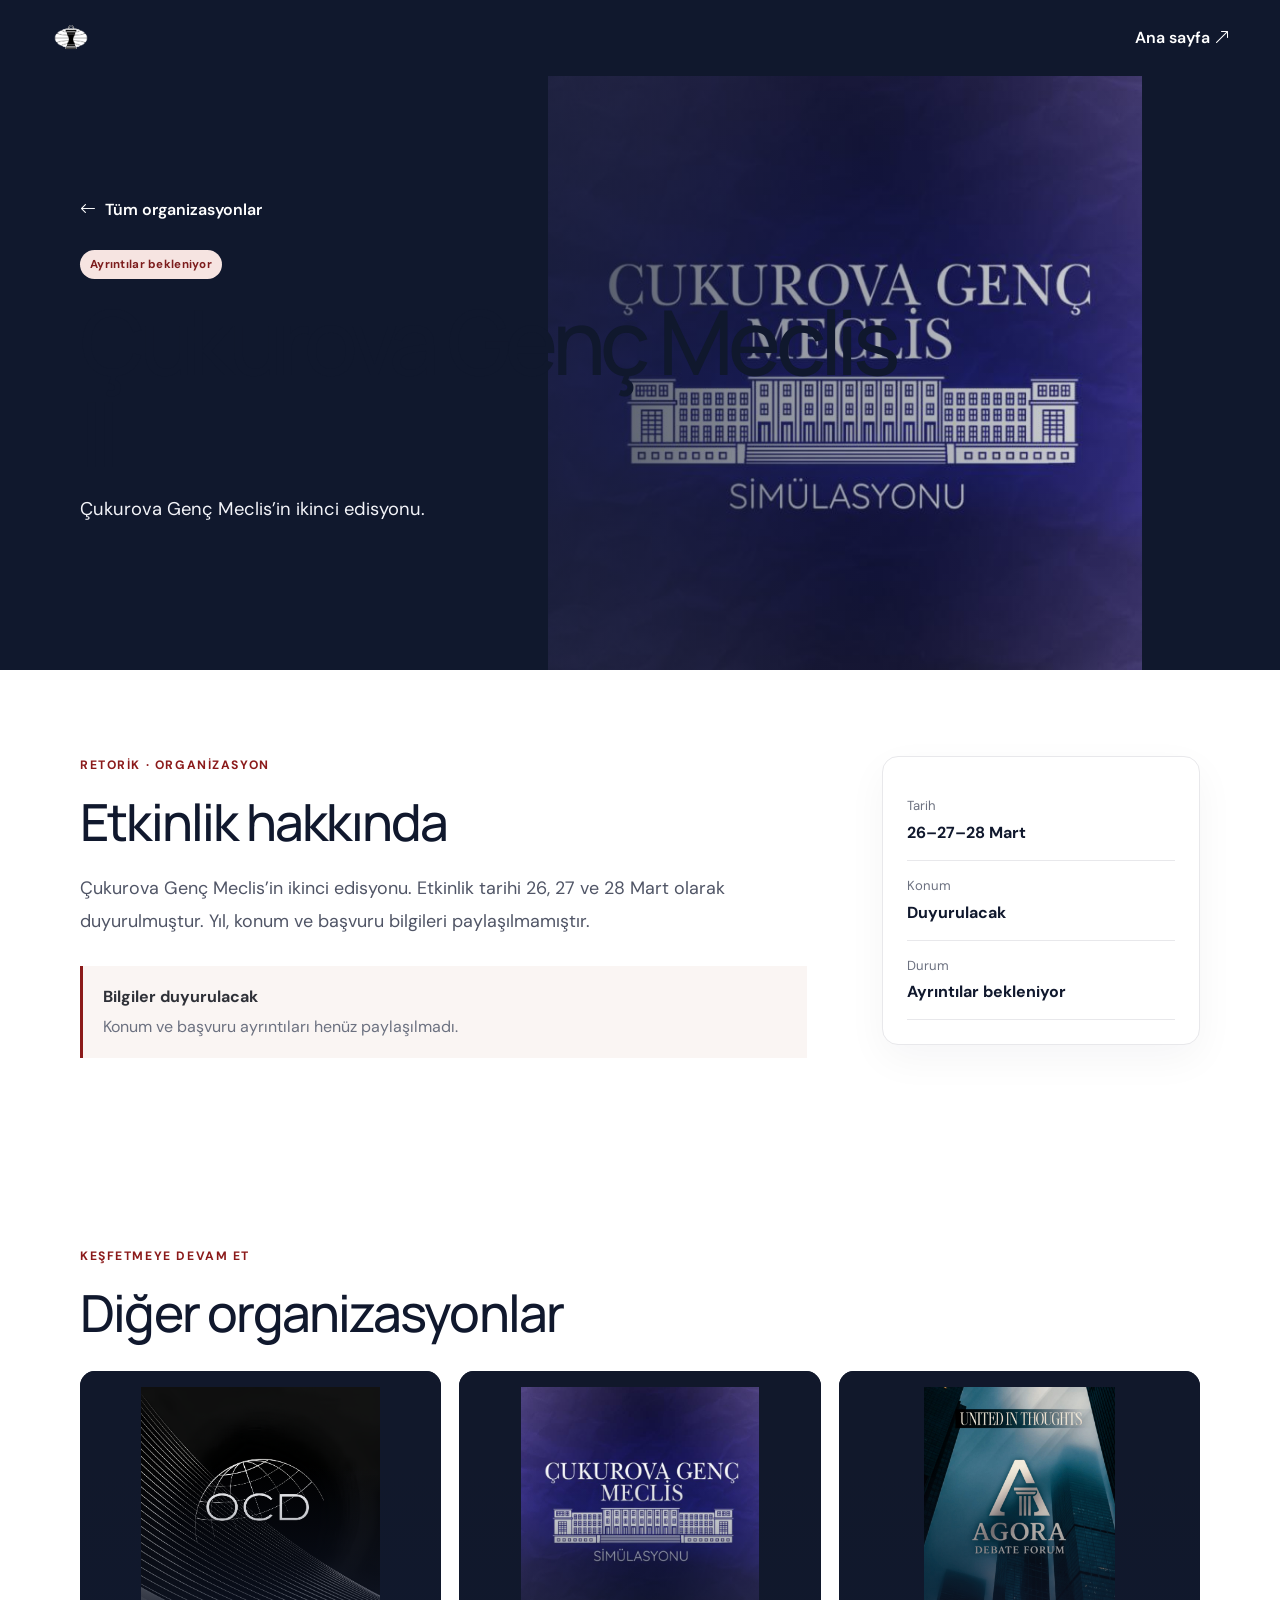
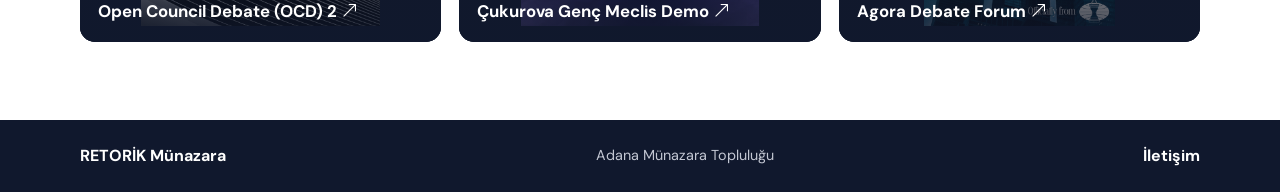
<file: organizasyonlar/cukurova-genc-meclis-2/index.html>
<!doctype html><html lang="tr"><head><meta charset="utf-8"><meta name="viewport" content="width=device-width, initial-scale=1"><meta name="theme-color" content="#10182d"><meta name="description" content="Çukurova Genç Meclis’in ikinci edisyonu. Ayrıntılar duyurulacak."><meta property="og:type" content="website"><meta property="og:title" content="Çukurova Genç Meclis II | RETORİK Münazara"><meta property="og:description" content="Çukurova Genç Meclis’in ikinci edisyonu. Ayrıntılar duyurulacak."><meta property="og:image" content="../../assets/img/retorik/cgm.jpg"><title>Çukurova Genç Meclis II | RETORİK Münazara</title><link rel="icon" href="../../assets/img/favicon.png"><link rel="apple-touch-icon" href="../../assets/img/apple-touch-icon.png"><link rel="preconnect" href="https://fonts.googleapis.com"><link rel="preconnect" href="https://fonts.gstatic.com" crossorigin><link href="https://fonts.googleapis.com/css2?family=DM+Sans:wght@400;500;600;700&family=Manrope:wght@400;500;600;700;800&display=swap" rel="stylesheet"><link href="../../assets/vendor/bootstrap/css/bootstrap.min.css" rel="stylesheet"><link href="../../assets/vendor/bootstrap-icons/bootstrap-icons.css" rel="stylesheet"><link href="../../assets/vendor/glightbox/css/glightbox.min.css" rel="stylesheet"><link href="../../assets/css/main.css" rel="stylesheet"><link href="../../assets/css/retorik.css" rel="stylesheet"></head><body class="event-page"><header class="event-header"><a href="../../index.html" aria-label="RETORİK ana sayfa"><img src="../../assets/img/logo.png" alt="RETORİK Münazara"></a><a class="event-header-home" href="../../index.html">Ana sayfa <i class="bi bi-arrow-up-right"></i></a></header><main data-event-detail="cukurova-genc-meclis-2" aria-live="polite"><div class="event-shell event-loading">Organizasyon bilgisi yükleniyor…</div></main><footer class="event-footer"><div class="event-shell"><a href="../../index.html">RETORİK Münazara</a><span>Adana Münazara Topluluğu</span><a href="../../index.html#iletisim">İletişim</a></div></footer><script src="../../assets/vendor/glightbox/js/glightbox.min.js"></script><script src="../../assets/js/event-detail.js"></script></body></html>
</file>
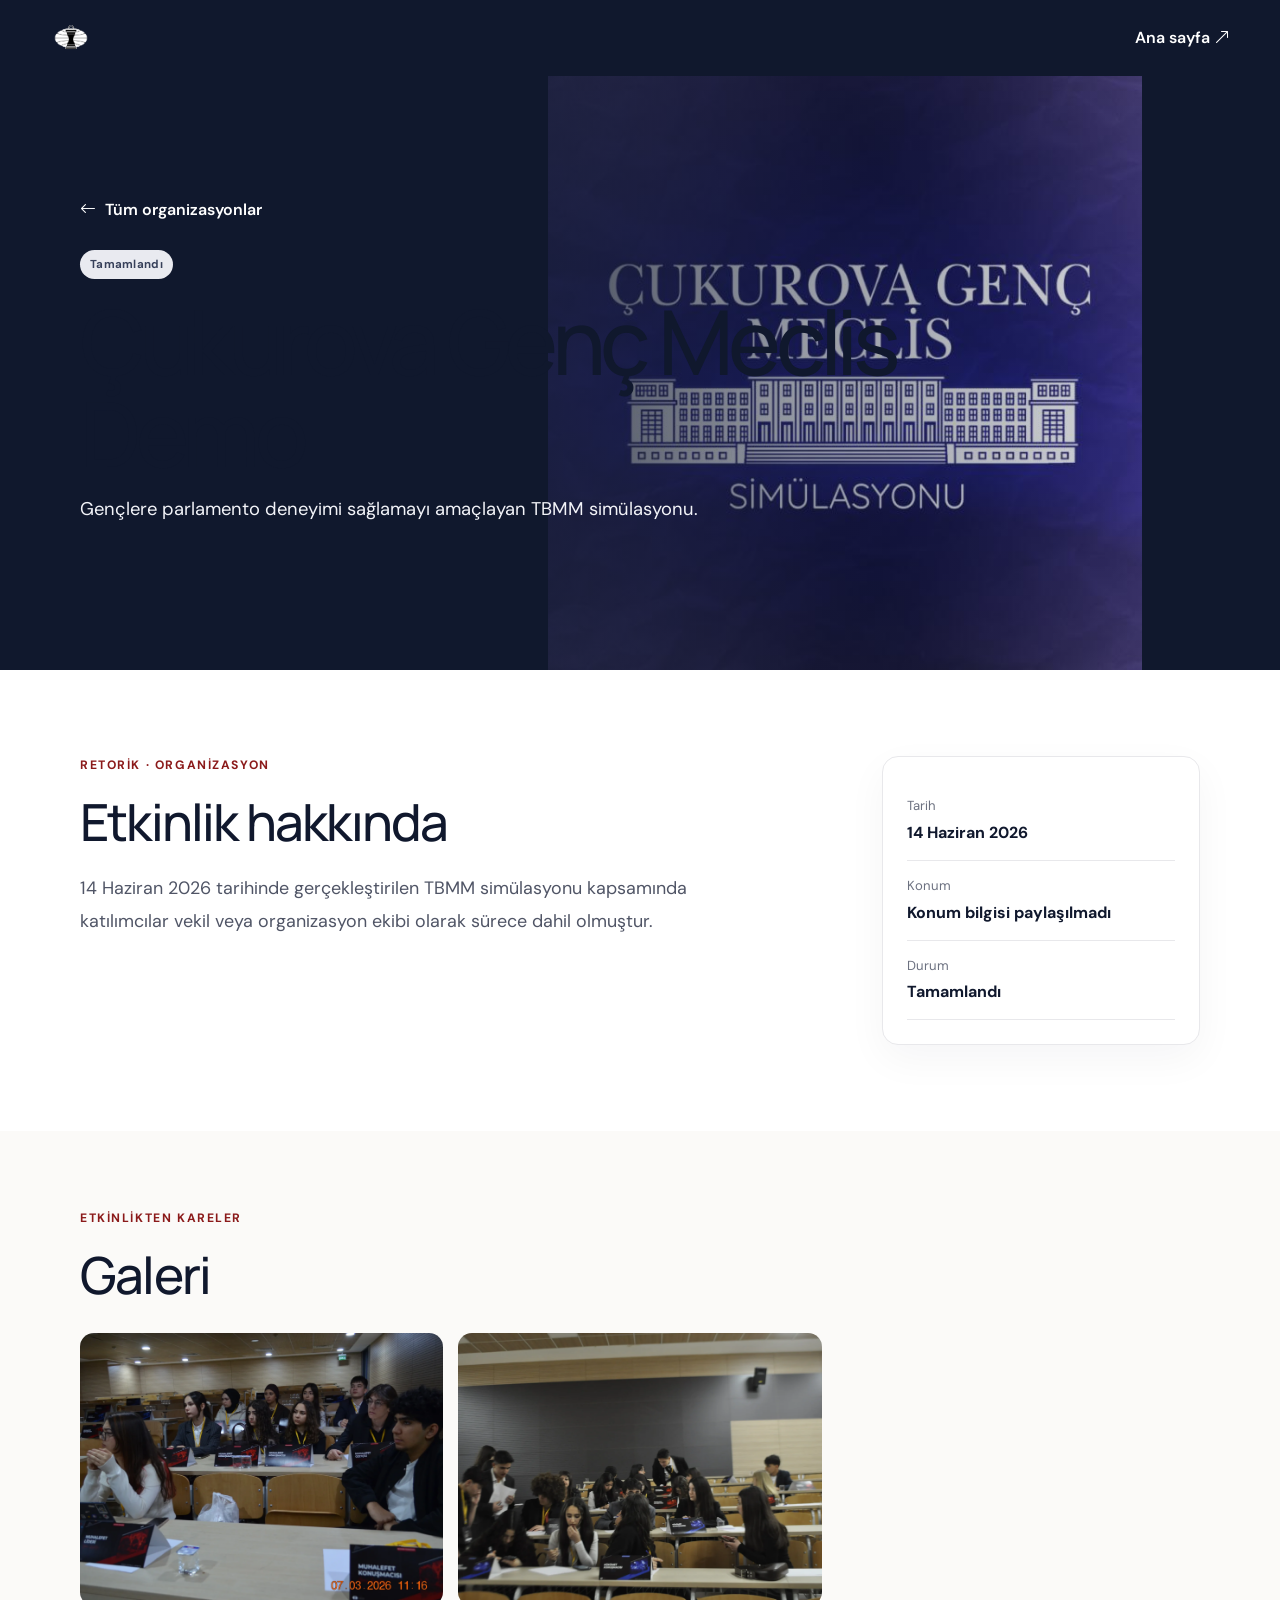
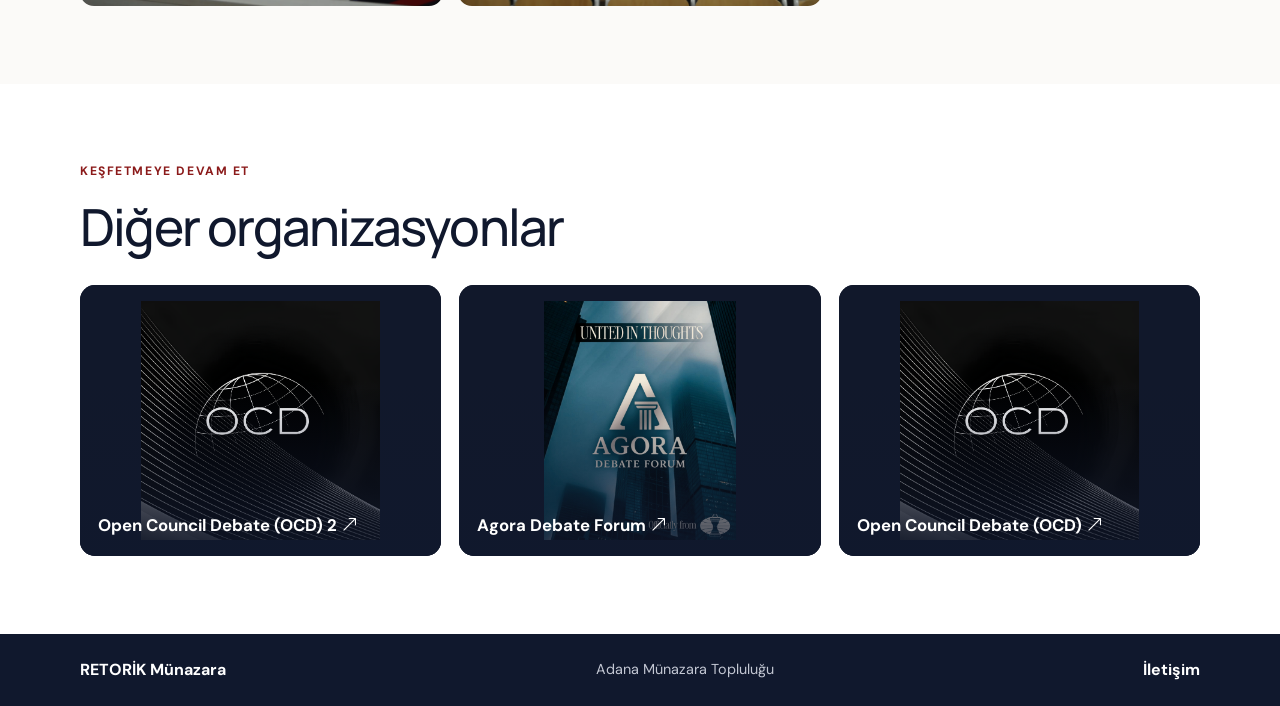
<file: organizasyonlar/cukurova-genc-meclis-demo/index.html>
<!doctype html><html lang="tr"><head><meta charset="utf-8"><meta name="viewport" content="width=device-width, initial-scale=1"><meta name="theme-color" content="#10182d"><meta name="description" content="Gençlere parlamento deneyimi sağlamayı amaçlayan TBMM simülasyonu."><meta property="og:type" content="website"><meta property="og:title" content="Çukurova Genç Meclis Demo | RETORİK Münazara"><meta property="og:description" content="Gençlere parlamento deneyimi sağlamayı amaçlayan TBMM simülasyonu."><meta property="og:image" content="../../assets/img/retorik/cgm.jpg"><title>Çukurova Genç Meclis Demo | RETORİK Münazara</title><link rel="icon" href="../../assets/img/favicon.png"><link rel="apple-touch-icon" href="../../assets/img/apple-touch-icon.png"><link rel="preconnect" href="https://fonts.googleapis.com"><link rel="preconnect" href="https://fonts.gstatic.com" crossorigin><link href="https://fonts.googleapis.com/css2?family=DM+Sans:wght@400;500;600;700&family=Manrope:wght@400;500;600;700;800&display=swap" rel="stylesheet"><link href="../../assets/vendor/bootstrap/css/bootstrap.min.css" rel="stylesheet"><link href="../../assets/vendor/bootstrap-icons/bootstrap-icons.css" rel="stylesheet"><link href="../../assets/vendor/glightbox/css/glightbox.min.css" rel="stylesheet"><link href="../../assets/css/main.css" rel="stylesheet"><link href="../../assets/css/retorik.css" rel="stylesheet"></head><body class="event-page"><header class="event-header"><a href="../../index.html" aria-label="RETORİK ana sayfa"><img src="../../assets/img/logo.png" alt="RETORİK Münazara"></a><a class="event-header-home" href="../../index.html">Ana sayfa <i class="bi bi-arrow-up-right"></i></a></header><main data-event-detail="cukurova-genc-meclis-demo" aria-live="polite"><div class="event-shell event-loading">Organizasyon bilgisi yükleniyor…</div></main><footer class="event-footer"><div class="event-shell"><a href="../../index.html">RETORİK Münazara</a><span>Adana Münazara Topluluğu</span><a href="../../index.html#iletisim">İletişim</a></div></footer><script src="../../assets/vendor/glightbox/js/glightbox.min.js"></script><script src="../../assets/js/event-detail.js"></script></body></html>
</file>
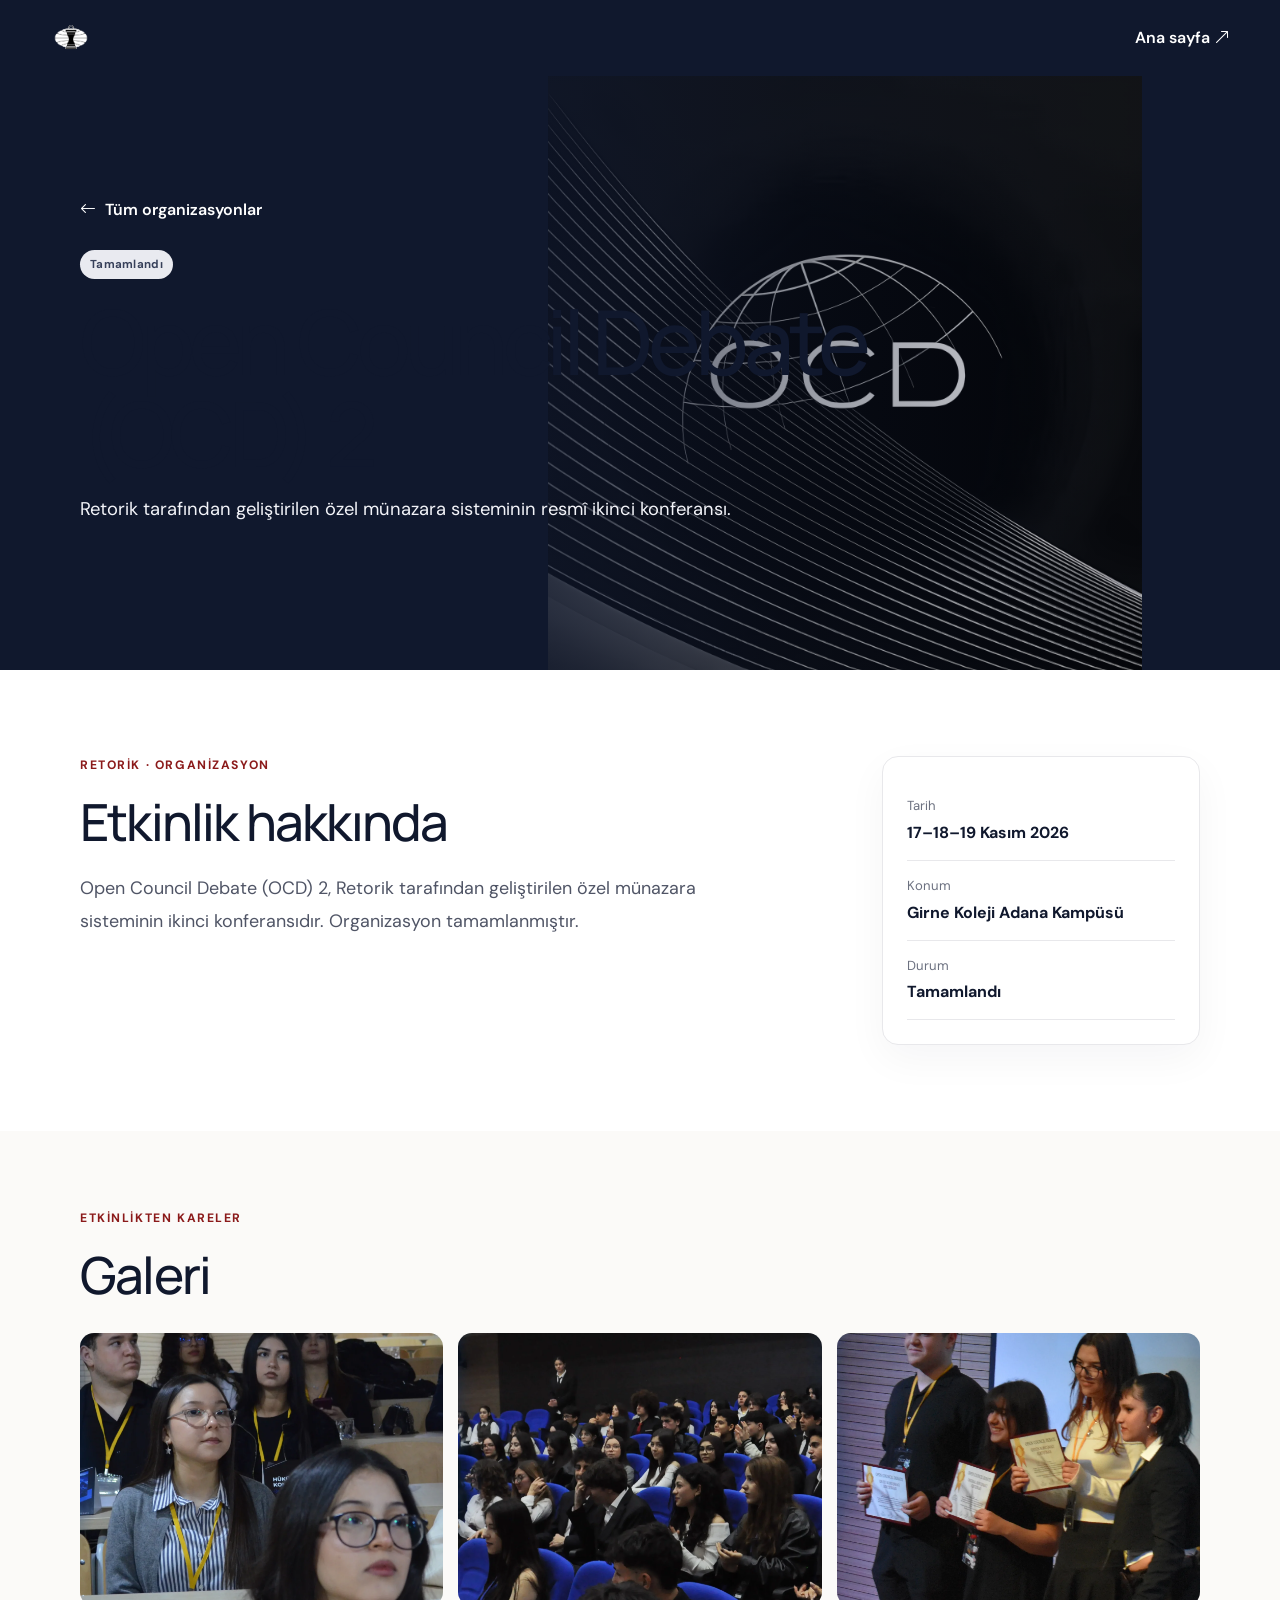
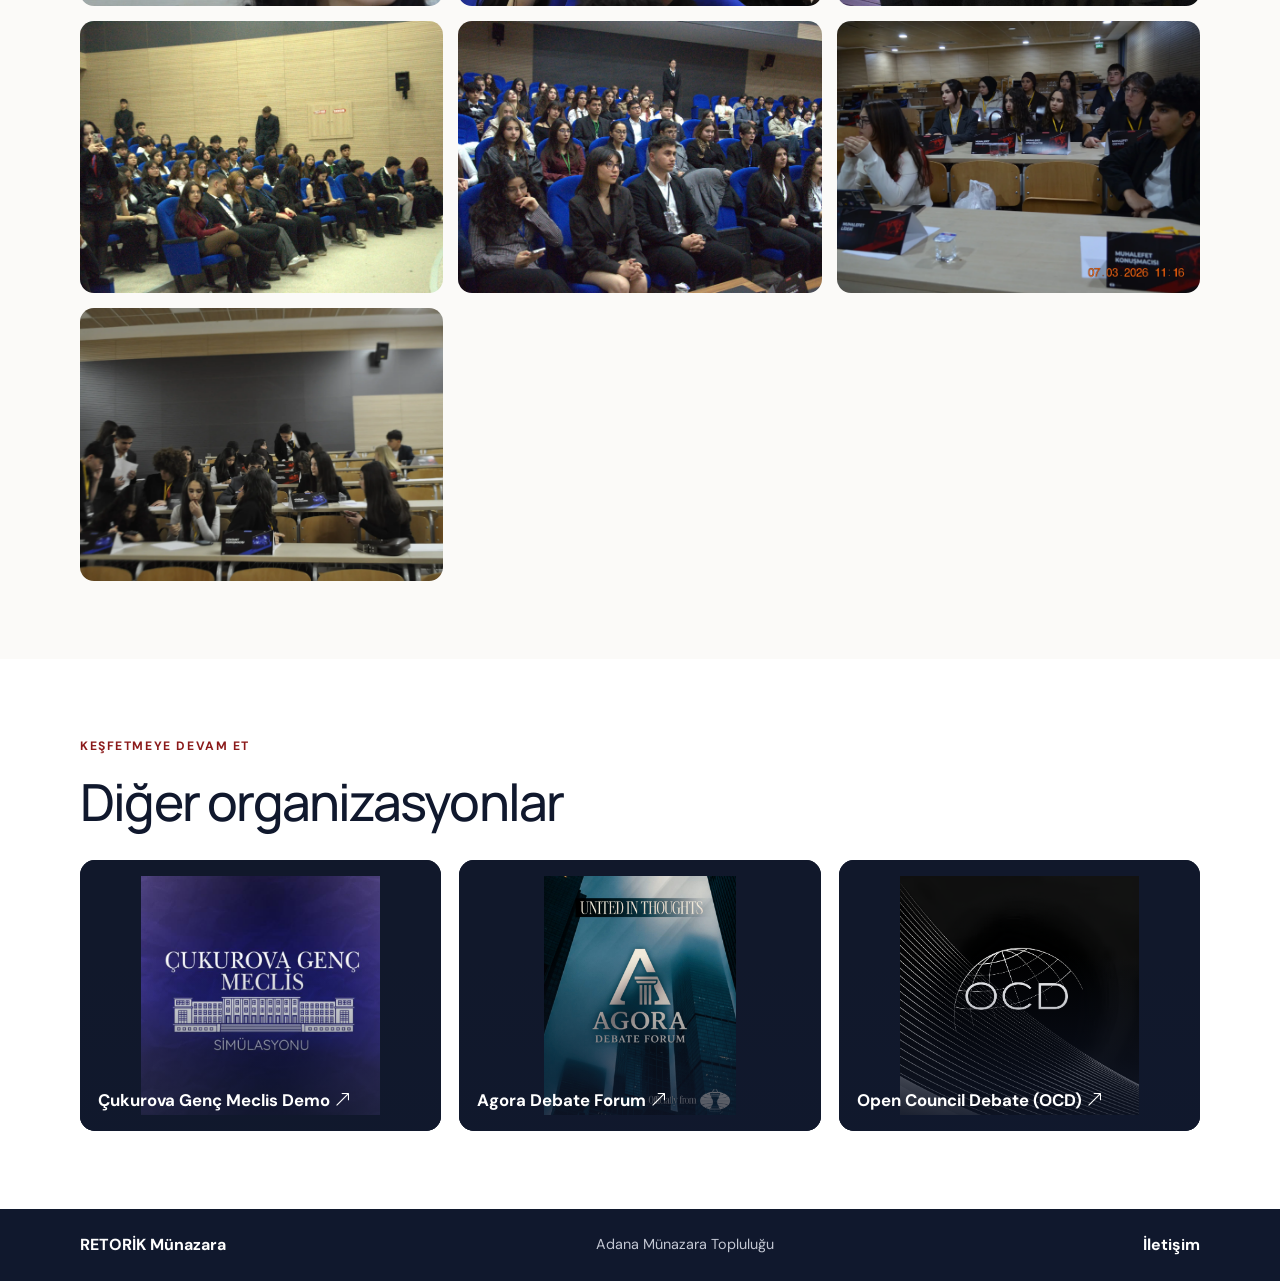
<file: organizasyonlar/ocd2/index.html>
<!doctype html><html lang="tr"><head><meta charset="utf-8"><meta name="viewport" content="width=device-width, initial-scale=1"><meta name="theme-color" content="#10182d"><meta name="description" content="Retorik tarafından geliştirilen özel münazara sisteminin resmî ikinci konferansı."><meta property="og:type" content="website"><meta property="og:title" content="Open Council Debate (OCD) 2 | RETORİK Münazara"><meta property="og:description" content="Retorik tarafından geliştirilen özel münazara sisteminin resmî ikinci konferansı."><meta property="og:image" content="../../assets/img/retorik/ocd.png"><title>Open Council Debate (OCD) 2 | RETORİK Münazara</title><link rel="icon" href="../../assets/img/favicon.png"><link rel="apple-touch-icon" href="../../assets/img/apple-touch-icon.png"><link rel="preconnect" href="https://fonts.googleapis.com"><link rel="preconnect" href="https://fonts.gstatic.com" crossorigin><link href="https://fonts.googleapis.com/css2?family=DM+Sans:wght@400;500;600;700&family=Manrope:wght@400;500;600;700;800&display=swap" rel="stylesheet"><link href="../../assets/vendor/bootstrap/css/bootstrap.min.css" rel="stylesheet"><link href="../../assets/vendor/bootstrap-icons/bootstrap-icons.css" rel="stylesheet"><link href="../../assets/vendor/glightbox/css/glightbox.min.css" rel="stylesheet"><link href="../../assets/css/main.css" rel="stylesheet"><link href="../../assets/css/retorik.css" rel="stylesheet"></head><body class="event-page"><header class="event-header"><a href="../../index.html" aria-label="RETORİK ana sayfa"><img src="../../assets/img/logo.png" alt="RETORİK Münazara"></a><a class="event-header-home" href="../../index.html">Ana sayfa <i class="bi bi-arrow-up-right"></i></a></header><main data-event-detail="ocd2" aria-live="polite"><div class="event-shell event-loading">Organizasyon bilgisi yükleniyor…</div></main><footer class="event-footer"><div class="event-shell"><a href="../../index.html">RETORİK Münazara</a><span>Adana Münazara Topluluğu</span><a href="../../index.html#iletisim">İletişim</a></div></footer><script src="../../assets/vendor/glightbox/js/glightbox.min.js"></script><script src="../../assets/js/event-detail.js"></script></body></html>
</file>
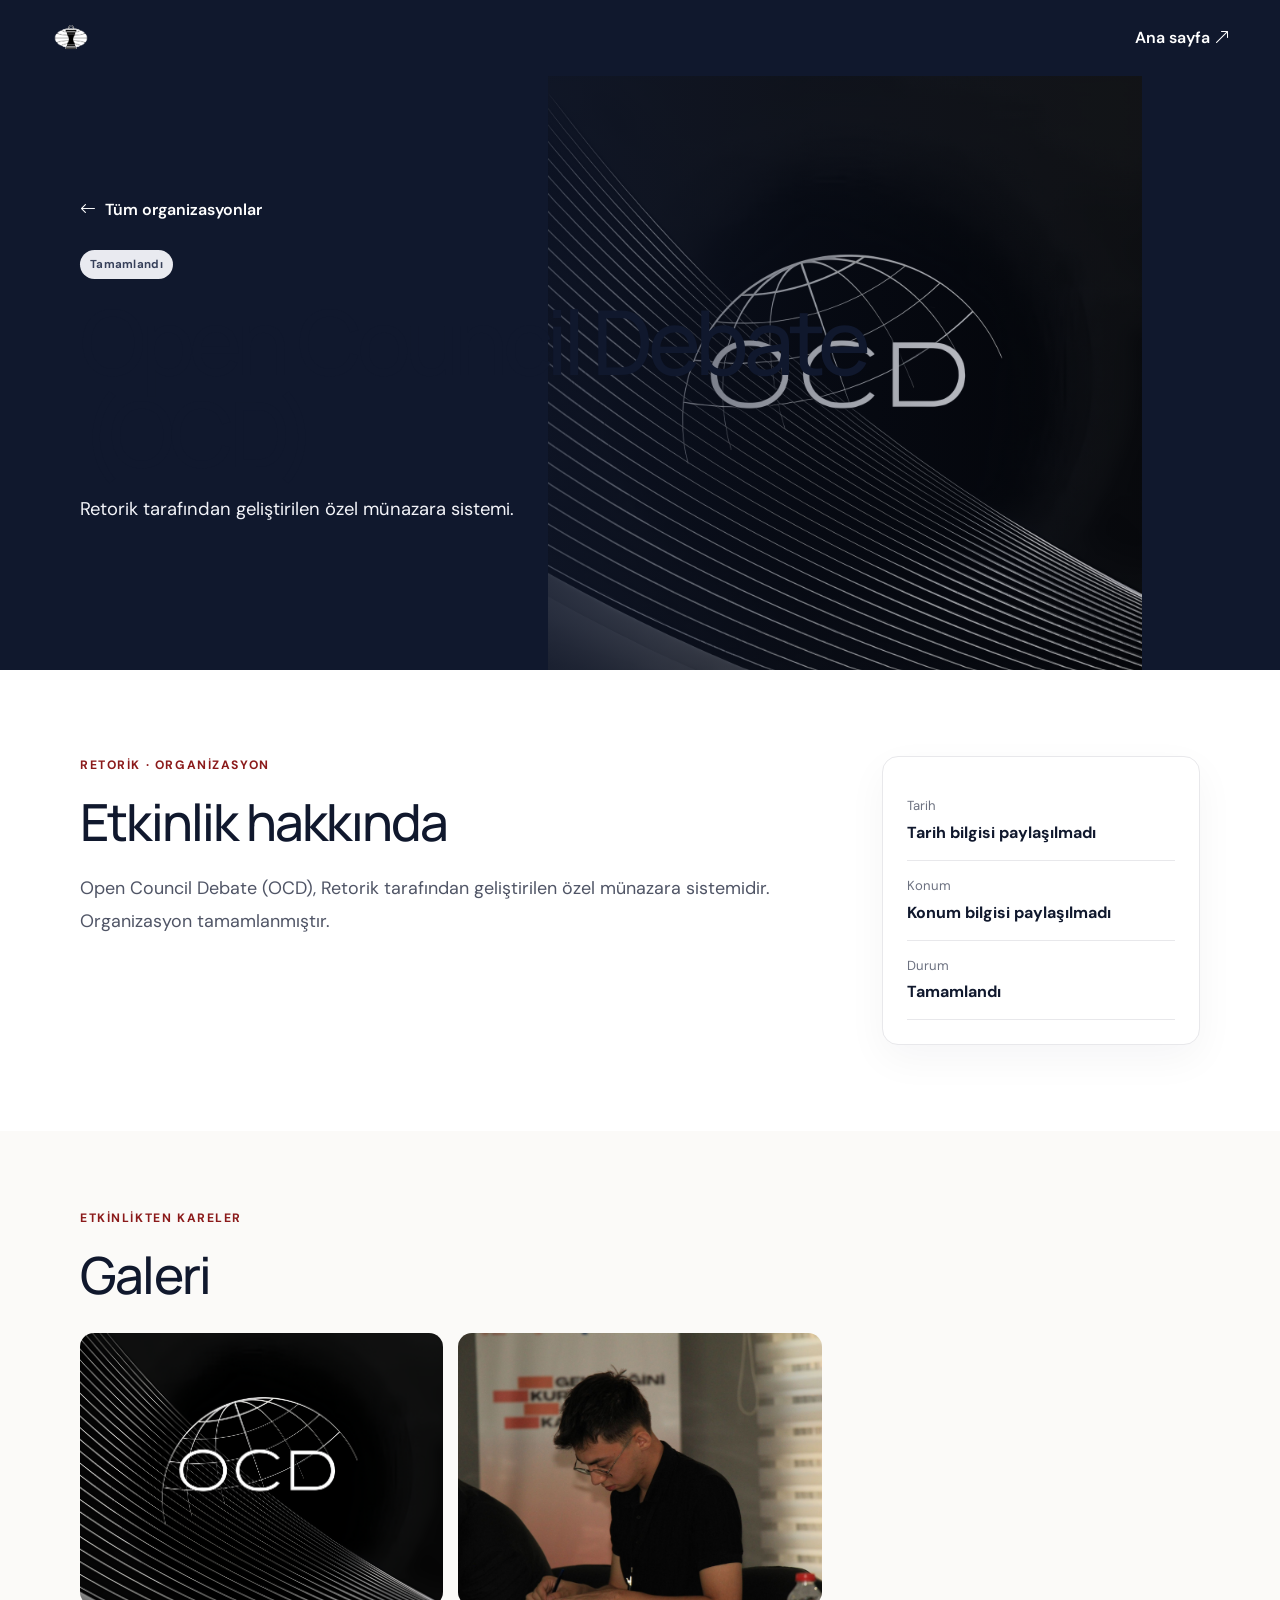
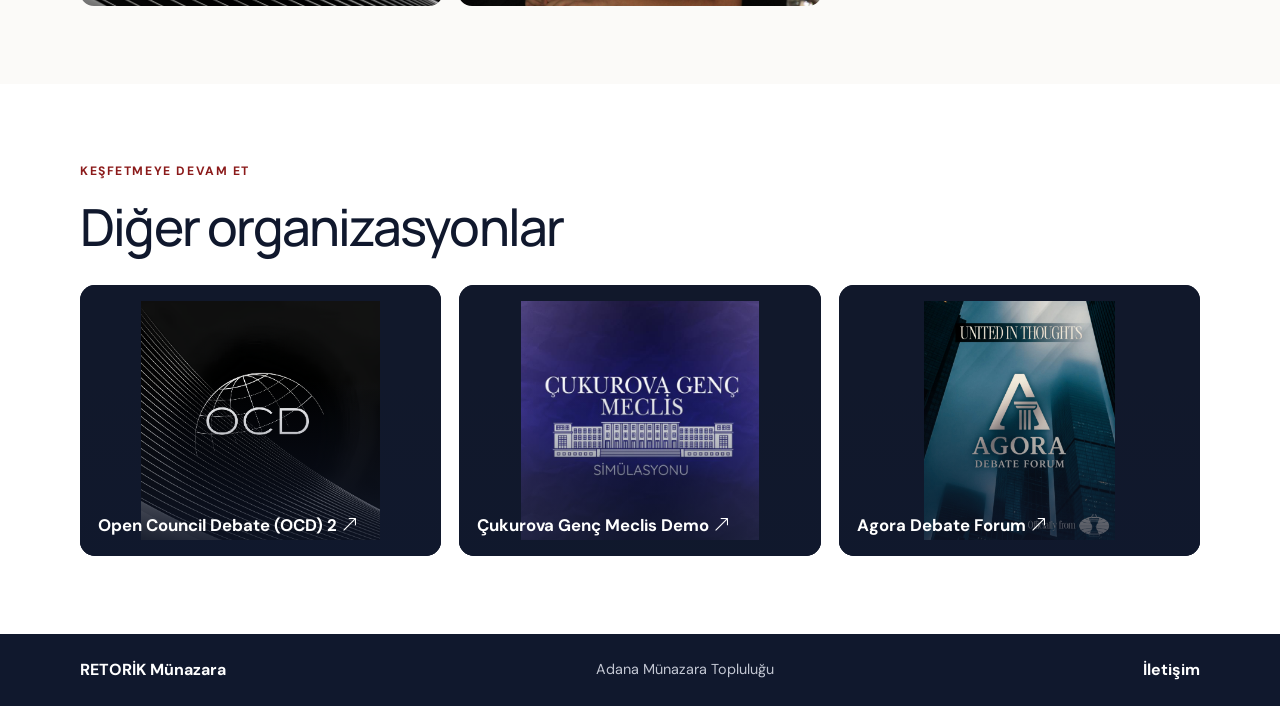
<file: organizasyonlar/open-council-debate/index.html>
<!doctype html><html lang="tr"><head><meta charset="utf-8"><meta name="viewport" content="width=device-width, initial-scale=1"><meta name="theme-color" content="#10182d"><meta name="description" content="Retorik tarafından geliştirilen özel münazara sistemi."><meta property="og:type" content="website"><meta property="og:title" content="Open Council Debate (OCD) | RETORİK Münazara"><meta property="og:description" content="Retorik tarafından geliştirilen özel münazara sistemi."><meta property="og:image" content="../../assets/img/retorik/ocd.png"><title>Open Council Debate (OCD) | RETORİK Münazara</title><link rel="icon" href="../../assets/img/favicon.png"><link rel="apple-touch-icon" href="../../assets/img/apple-touch-icon.png"><link rel="preconnect" href="https://fonts.googleapis.com"><link rel="preconnect" href="https://fonts.gstatic.com" crossorigin><link href="https://fonts.googleapis.com/css2?family=DM+Sans:wght@400;500;600;700&family=Manrope:wght@400;500;600;700;800&display=swap" rel="stylesheet"><link href="../../assets/vendor/bootstrap/css/bootstrap.min.css" rel="stylesheet"><link href="../../assets/vendor/bootstrap-icons/bootstrap-icons.css" rel="stylesheet"><link href="../../assets/vendor/glightbox/css/glightbox.min.css" rel="stylesheet"><link href="../../assets/css/main.css" rel="stylesheet"><link href="../../assets/css/retorik.css" rel="stylesheet"></head><body class="event-page"><header class="event-header"><a href="../../index.html" aria-label="RETORİK ana sayfa"><img src="../../assets/img/logo.png" alt="RETORİK Münazara"></a><a class="event-header-home" href="../../index.html">Ana sayfa <i class="bi bi-arrow-up-right"></i></a></header><main data-event-detail="open-council-debate" aria-live="polite"><div class="event-shell event-loading">Organizasyon bilgisi yükleniyor…</div></main><footer class="event-footer"><div class="event-shell"><a href="../../index.html">RETORİK Münazara</a><span>Adana Münazara Topluluğu</span><a href="../../index.html#iletisim">İletişim</a></div></footer><script src="../../assets/vendor/glightbox/js/glightbox.min.js"></script><script src="../../assets/js/event-detail.js"></script></body></html>
</file>
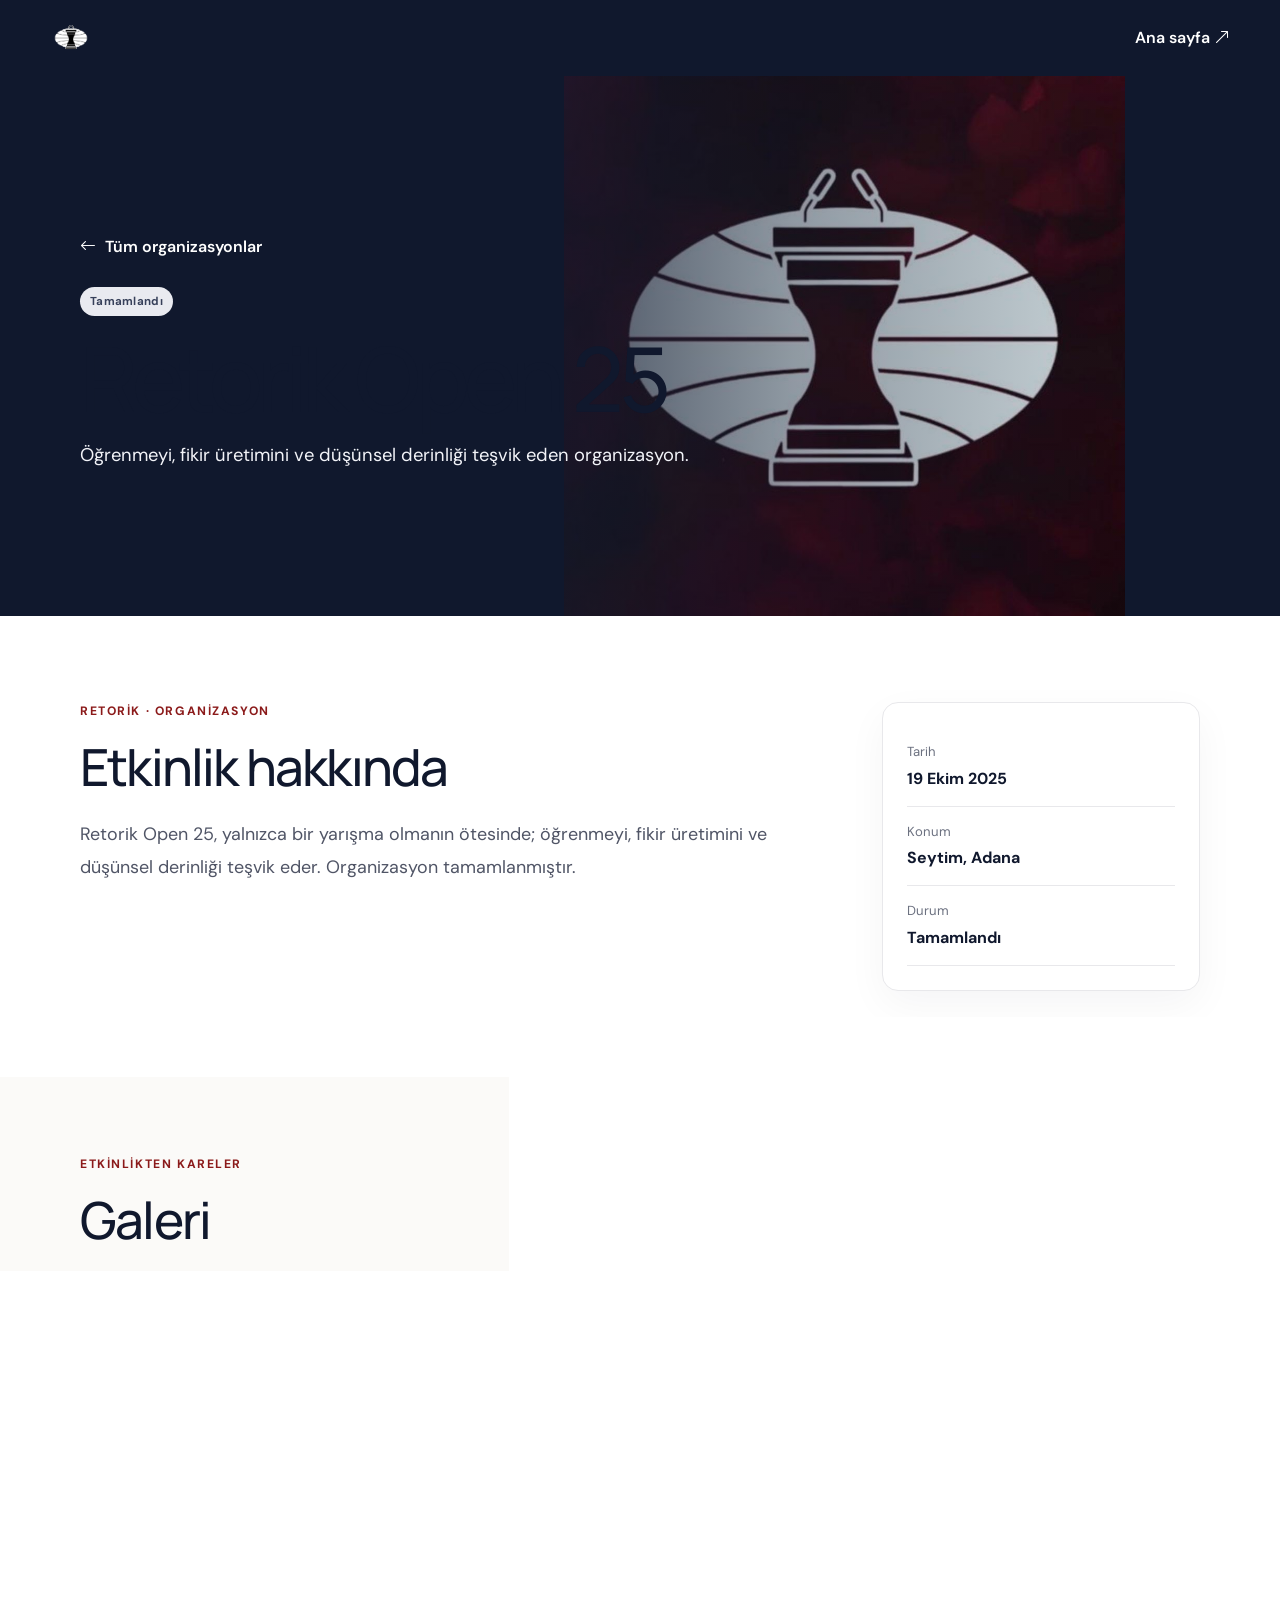
<file: organizasyonlar/retorik-open-25/index.html>
<!doctype html><html lang="tr"><head><meta charset="utf-8"><meta name="viewport" content="width=device-width, initial-scale=1"><meta name="theme-color" content="#10182d"><meta name="description" content="Öğrenmeyi, fikir üretimini ve düşünsel derinliği teşvik eden organizasyon."><meta property="og:type" content="website"><meta property="og:title" content="Retorik Open 25 | RETORİK Münazara"><meta property="og:description" content="Öğrenmeyi, fikir üretimini ve düşünsel derinliği teşvik eden organizasyon."><meta property="og:image" content="../../assets/img/retorik/open25.jpg"><title>Retorik Open 25 | RETORİK Münazara</title><link rel="icon" href="../../assets/img/favicon.png"><link rel="apple-touch-icon" href="../../assets/img/apple-touch-icon.png"><link rel="preconnect" href="https://fonts.googleapis.com"><link rel="preconnect" href="https://fonts.gstatic.com" crossorigin><link href="https://fonts.googleapis.com/css2?family=DM+Sans:wght@400;500;600;700&family=Manrope:wght@400;500;600;700;800&display=swap" rel="stylesheet"><link href="../../assets/vendor/bootstrap/css/bootstrap.min.css" rel="stylesheet"><link href="../../assets/vendor/bootstrap-icons/bootstrap-icons.css" rel="stylesheet"><link href="../../assets/vendor/glightbox/css/glightbox.min.css" rel="stylesheet"><link href="../../assets/css/main.css" rel="stylesheet"><link href="../../assets/css/retorik.css" rel="stylesheet"></head><body class="event-page"><header class="event-header"><a href="../../index.html" aria-label="RETORİK ana sayfa"><img src="../../assets/img/logo.png" alt="RETORİK Münazara"></a><a class="event-header-home" href="../../index.html">Ana sayfa <i class="bi bi-arrow-up-right"></i></a></header><main data-event-detail="retorik-open-25" aria-live="polite"><div class="event-shell event-loading">Organizasyon bilgisi yükleniyor…</div></main><footer class="event-footer"><div class="event-shell"><a href="../../index.html">RETORİK Münazara</a><span>Adana Münazara Topluluğu</span><a href="../../index.html#iletisim">İletişim</a></div></footer><script src="../../assets/vendor/glightbox/js/glightbox.min.js"></script><script src="../../assets/js/event-detail.js"></script></body></html>
</file>
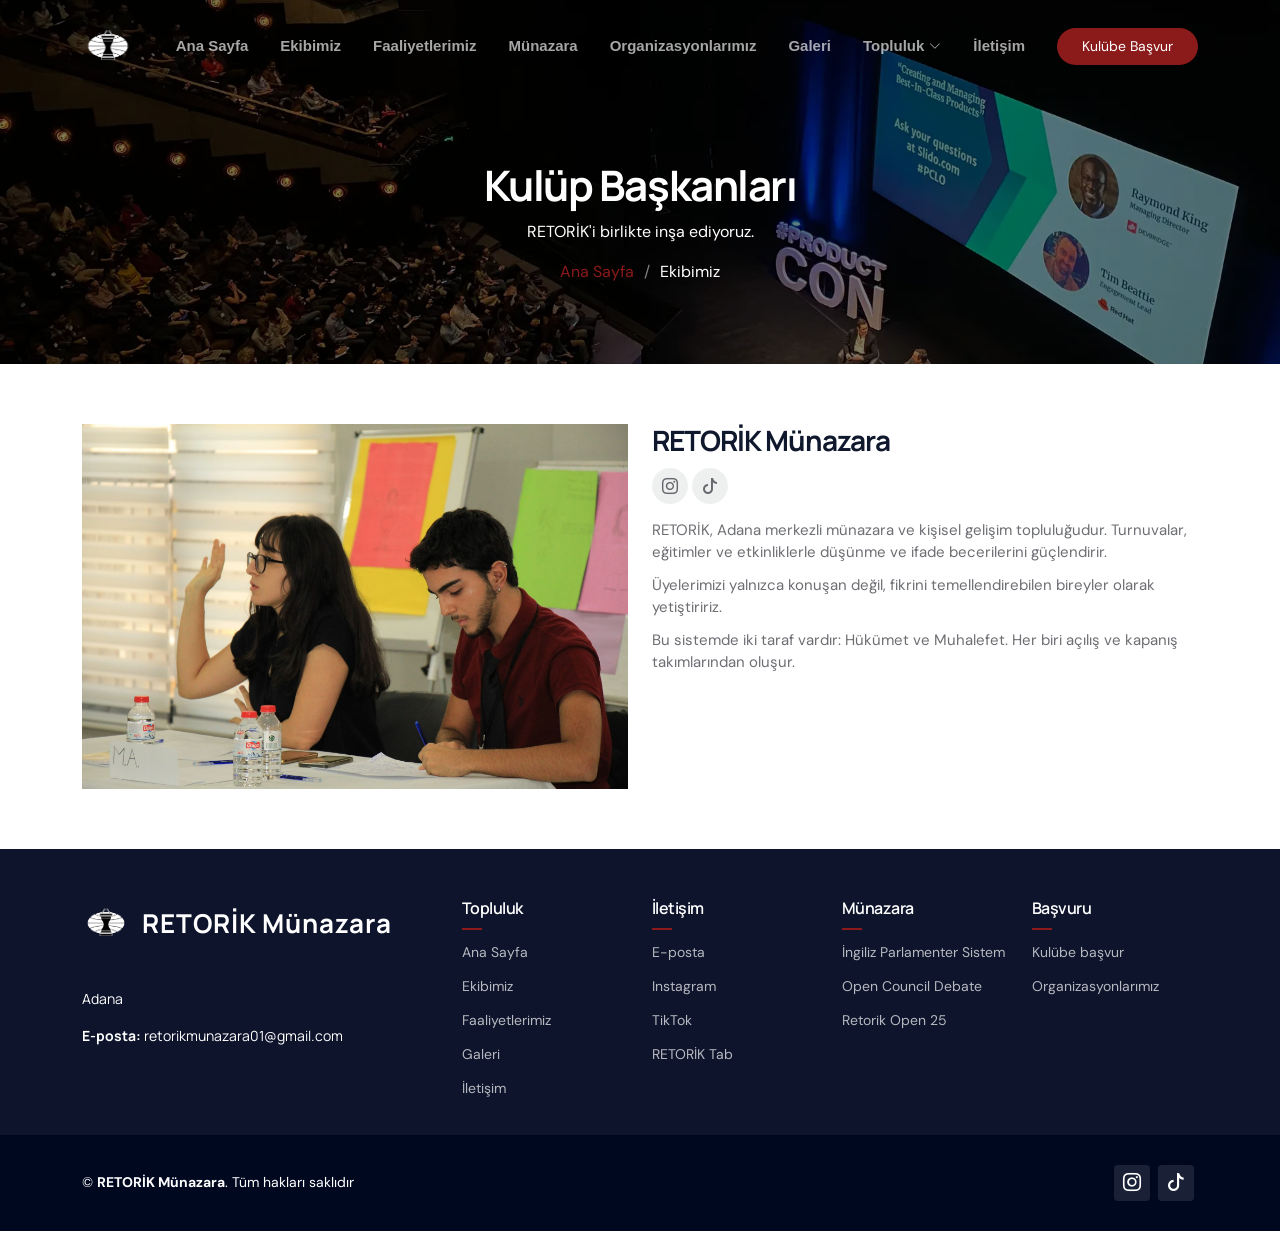
<file: speaker-details.html>
<!DOCTYPE html>
<html lang="tr">

<head>
  <meta charset="utf-8">
  <meta content="width=device-width, initial-scale=1.0" name="viewport">
  <title>Ekibimiz | RETORİK Münazara</title>
  <meta name="description" content="RETORİK Münazara kulüp başkanları.">

  <!-- Favicons -->
  <link href="assets/img/favicon.png" rel="icon">
  <link href="assets/img/apple-touch-icon.png" rel="apple-touch-icon">

  <!-- Fonts -->
  <link href="https://fonts.googleapis.com" rel="preconnect">
  <link href="https://fonts.gstatic.com" rel="preconnect" crossorigin>
  <link href="https://fonts.googleapis.com/css2?family=DM+Sans:wght@400;500;600;700&family=Manrope:wght@400;500;600;700;800&display=swap" rel="stylesheet">

  <!-- Vendor CSS Files -->
  <link href="assets/vendor/bootstrap/css/bootstrap.min.css" rel="stylesheet">
  <link href="assets/vendor/bootstrap-icons/bootstrap-icons.css" rel="stylesheet">
  <link href="assets/vendor/aos/aos.css" rel="stylesheet">
  <link href="assets/vendor/glightbox/css/glightbox.min.css" rel="stylesheet">
  <link href="assets/vendor/swiper/swiper-bundle.min.css" rel="stylesheet">

  <!-- Main CSS File -->
  <link href="assets/css/main.css" rel="stylesheet">
  <link href="assets/css/retorik.css" rel="stylesheet">

  <meta property="og:image" content="assets/img/logo.png">
  <meta name="twitter:card" content="summary_large_image">
  <meta name="twitter:title" content="Ekibimiz | RETORİK Münazara">
  <meta name="twitter:description" content="RETORİK Münazara kulüp başkanları.">
  <meta name="twitter:image" content="assets/img/logo.png">
</head>

<body class="speaker-details-page">

  <header id="header" class="header d-flex align-items-center fixed-top">
    <div class="container-fluid container-xl position-relative d-flex align-items-center">

      <a href="index.html" class="logo d-flex align-items-center me-auto">
        <img src="assets/img/logo.png" alt="RETORİK Münazara logosu">
        <!-- Uncomment the line below if you also wish to use an text logo -->
      </a>

      <nav id="navmenu" class="navmenu">
        <ul>
          <li><a href="index.html#ana-sayfa">Ana Sayfa<br></a></li>
          <li><a href="index.html#ekibimiz">Ekibimiz</a></li>
          <li><a href="index.html#faaliyetler">Faaliyetlerimiz</a></li>
          <li><a href="index.html#munazara-kulturu">Münazara</a></li>
          <li><a href="index.html#organizasyonlarimiz">Organizasyonlarımız</a></li>
          <li><a href="index.html#galeri">Galeri</a></li>
          <li class="dropdown"><a href="#"><span>Topluluk</span> <i class="bi bi-chevron-down toggle-dropdown"></i></a>
            <ul>
              <li><a href="index.html#hakkimizda">Hakkımızda</a></li>
              <li><a href="index.html#munazara-kulturu">Münazara sistemi</a></li>
              <li class="dropdown"><a href="index.html#organizasyonlarimiz"><span>Organizasyonlarımız</span> <i class="bi bi-chevron-down toggle-dropdown"></i></a>
                <ul>
                  <li><a href="index.html#organizasyonlarimiz">OCD 2</a></li>
                  <li><a href="index.html#organizasyonlarimiz">Agora Debate Forum</a></li>
                  <li><a href="index.html#organizasyonlarimiz">Çukurova Genç Meclis</a></li>
                  <li><a href="index.html#organizasyonlarimiz">Retorik Open 25</a></li>
                </ul>
              </li>
              <li><a href="index.html#ekibimiz">Kulüp başkanları</a></li>
              <li><a href="index.html#iletisim">İletişim</a></li>
            </ul>
          </li>
          <li><a href="index.html#iletisim">İletişim</a></li>
        </ul>
        <button type="button" class="mobile-nav-toggle d-xl-none bi bi-list" aria-label="Menüyü aç" aria-expanded="false"></button>
      </nav>

      <a class="cta-btn d-none d-sm-block" href="https://docs.google.com/forms/d/e/1FAIpQLSdi83qhSu9-QCt-uERF6Prb6z2-2zteZPO1VINrCgb5IDeXeQ/viewform" target="_blank" rel="noopener noreferrer">Kulübe Başvur</a>

    </div>
  </header>

  <main class="main">

    <!-- Page Title -->
    <div class="page-title" data-aos="fade" style="background-image: url(assets/img/page-title-bg.webp);">
      <div class="container position-relative">
        <h1>Kulüp Başkanları</h1>
        <p>RETORİK'i birlikte inşa ediyoruz.</p>
        <nav class="breadcrumbs">
          <ol>
            <li><a href="index.html">Ana Sayfa</a></li>
            <li class="current">Ekibimiz</li>
          </ol>
        </nav>
      </div>
    </div><!-- End Page Title -->

    <!-- Events Section -->
    <section id="kulup-baskanlari" class="events section">

      <div class="container" data-aos="fade-up" data-aos-delay="100">

        <div class="row">
          <div class="col-md-6">
            <img src="assets/img/retorik/topluluk.jpg" alt="RETORİK topluluğu" class="img-fluid">
          </div>

          <div class="col-md-6">
            <div class="details">
              <h2>RETORİK Münazara</h2>
              <div class="social">
                <a href="https://instagram.com/retorik.munazara" target="_blank" rel="noopener noreferrer"><i class="bi bi-instagram"></i></a>
                <a href="https://www.tiktok.com/@retorik.munazara" target="_blank" rel="noopener noreferrer"><i class="bi bi-tiktok"></i></a>
              </div>
              <p>RETORİK, Adana merkezli münazara ve kişisel gelişim topluluğudur. Turnuvalar, eğitimler ve etkinliklerle düşünme ve ifade becerilerini güçlendirir.</p>

              <p>Üyelerimizi yalnızca konuşan değil, fikrini temellendirebilen bireyler olarak yetiştiririz.</p>

              <p>Bu sistemde iki taraf vardır: Hükümet ve Muhalefet. Her biri açılış ve kapanış takımlarından oluşur.</p>
            </div>
          </div>

        </div>

      </div>

    </section><!-- /Events Section -->

  </main>

  <footer id="footer" class="footer dark-background">

    <div class="footer-top">
      <div class="container">
        <div class="row gy-4">
          <div class="col-lg-4 col-md-6 footer-about">
            <a href="index.html" class="logo d-flex align-items-center">
              <span class="sitename">RETORİK Münazara</span>
            </a>
            <div class="footer-contact pt-3">
              <p>Adana</p>
              <p class="mt-3"><strong>E-posta:</strong> <span>retorikmunazara01@gmail.com</span></p>
            </div>
          </div>

          <div class="col-lg-2 col-md-3 footer-links">
            <h4>Topluluk</h4>
            <ul>
              <li><a href="index.html#ana-sayfa">Ana Sayfa</a></li>
              <li><a href="index.html#ekibimiz">Ekibimiz</a></li>
              <li><a href="index.html#faaliyetler">Faaliyetlerimiz</a></li>
              <li><a href="index.html#galeri">Galeri</a></li>
              <li><a href="index.html#iletisim">İletişim</a></li>
            </ul>
          </div>

          <div class="col-lg-2 col-md-3 footer-links">
            <h4>İletişim</h4>
            <ul>
              <li><a href="mailto:retorikmunazara01@gmail.com">E-posta</a></li>
              <li><a href="https://instagram.com/retorik.munazara">Instagram</a></li>
              <li><a href="https://www.tiktok.com/@retorik.munazara">TikTok</a></li>
              <li><a href="https://tab.retorikmunazara.com">RETORİK Tab</a></li>
            </ul>
          </div>

          <div class="col-lg-2 col-md-3 footer-links">
            <h4>Münazara</h4>
            <ul>
              <li><a href="index.html#munazara-kulturu">İngiliz Parlamenter Sistem</a></li>
              <li><a href="index.html#organizasyonlarimiz">Open Council Debate</a></li>
              <li><a href="index.html#organizasyonlarimiz">Retorik Open 25</a></li>
            </ul>
          </div>

          <div class="col-lg-2 col-md-3 footer-links">
            <h4>Başvuru</h4>
            <ul>
              <li><a href="index.html#kulube-basvur">Kulübe başvur</a></li>
              <li><a href="index.html#organizasyonlarimiz">Organizasyonlarımız</a></li>
            </ul>
          </div>

        </div>
      </div>
    </div>

    <div class="copyright text-center">
      <div class="container d-flex flex-column flex-lg-row justify-content-center justify-content-lg-between align-items-center">

        <div class="d-flex flex-column align-items-center align-items-lg-start">
          <div>
          © <strong><span>RETORİK Münazara</span></strong>. Tüm hakları saklıdır
          </div>
        </div>

        <div class="social-links order-first order-lg-last mb-3 mb-lg-0">
          <a href="https://instagram.com/retorik.munazara" target="_blank" rel="noopener noreferrer"><i class="bi bi-instagram"></i></a>
          <a href="https://www.tiktok.com/@retorik.munazara" target="_blank" rel="noopener noreferrer"><i class="bi bi-tiktok"></i></a>
        </div>

      </div>
    </div>

  </footer>

  <!-- Scroll Top -->
  <a href="#" id="scroll-top" class="scroll-top d-flex align-items-center justify-content-center"><i class="bi bi-arrow-up-short"></i></a>

  <!-- Preloader -->
  <div id="preloader"></div>

  <!-- Vendor JS Files -->
  <script src="assets/vendor/bootstrap/js/bootstrap.bundle.min.js"></script>
  <script src="assets/vendor/aos/aos.js"></script>
  <script src="assets/vendor/glightbox/js/glightbox.min.js"></script>
  <script src="assets/vendor/swiper/swiper-bundle.min.js"></script>

  <!-- Main JS File -->
  <script src="assets/js/main.js"></script>

</body>

</html>
</file>
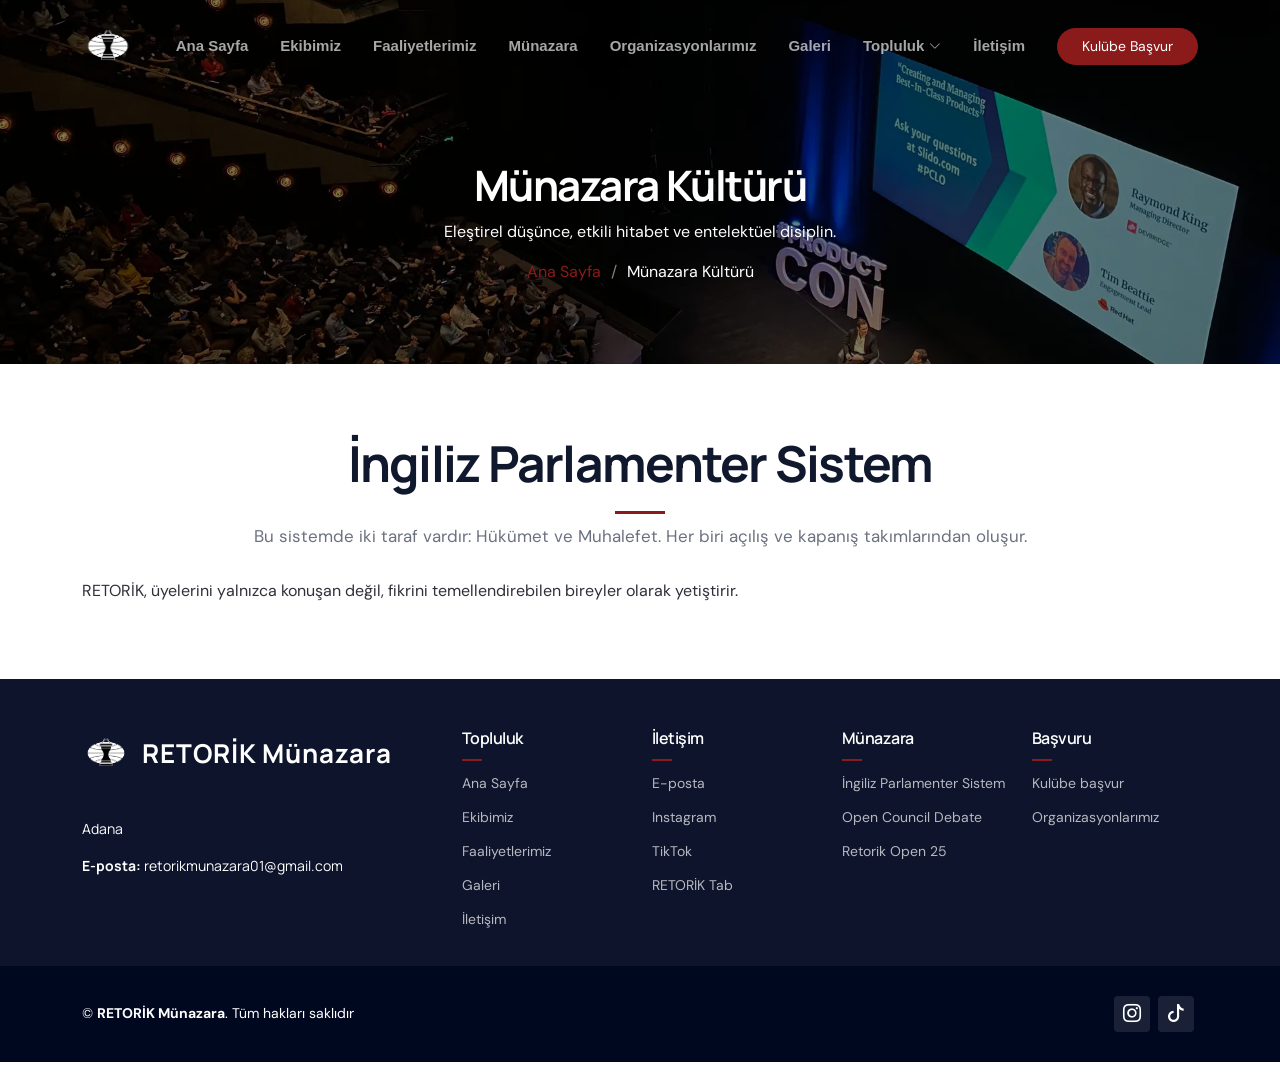
<file: starter-page.html>
<!DOCTYPE html>
<html lang="tr">

<head>
  <meta charset="utf-8">
  <meta content="width=device-width, initial-scale=1.0" name="viewport">
  <title>Münazara Kültürü | RETORİK Münazara</title>
  <meta name="description" content="RETORİK, eleştirel düşünceyi, etkili hitabeti ve entelektüel disiplini temel alır.">

  <!-- Favicons -->
  <link href="assets/img/favicon.png" rel="icon">
  <link href="assets/img/apple-touch-icon.png" rel="apple-touch-icon">

  <!-- Fonts -->
  <link href="https://fonts.googleapis.com" rel="preconnect">
  <link href="https://fonts.gstatic.com" rel="preconnect" crossorigin>
  <link href="https://fonts.googleapis.com/css2?family=DM+Sans:wght@400;500;600;700&family=Manrope:wght@400;500;600;700;800&display=swap" rel="stylesheet">

  <!-- Vendor CSS Files -->
  <link href="assets/vendor/bootstrap/css/bootstrap.min.css" rel="stylesheet">
  <link href="assets/vendor/bootstrap-icons/bootstrap-icons.css" rel="stylesheet">
  <link href="assets/vendor/aos/aos.css" rel="stylesheet">
  <link href="assets/vendor/glightbox/css/glightbox.min.css" rel="stylesheet">
  <link href="assets/vendor/swiper/swiper-bundle.min.css" rel="stylesheet">

  <!-- Main CSS File -->
  <link href="assets/css/main.css" rel="stylesheet">
  <link href="assets/css/retorik.css" rel="stylesheet">

  <meta property="og:image" content="assets/img/logo.png">
  <meta name="twitter:card" content="summary_large_image">
  <meta name="twitter:title" content="Münazara Kültürü | RETORİK Münazara">
  <meta name="twitter:description" content="RETORİK, eleştirel düşünceyi, etkili hitabeti ve entelektüel disiplini temel alır.">
  <meta name="twitter:image" content="assets/img/logo.png">
</head>

<body class="starter-page-page">

  <header id="header" class="header d-flex align-items-center fixed-top">
    <div class="container-fluid container-xl position-relative d-flex align-items-center">

      <a href="index.html" class="logo d-flex align-items-center me-auto">
        <img src="assets/img/logo.png" alt="">
        <!-- Uncomment the line below if you also wish to use an text logo -->
      </a>

      <nav id="navmenu" class="navmenu">
        <ul>
          <li><a href="index.html#ana-sayfa">Ana Sayfa<br></a></li>
          <li><a href="index.html#ekibimiz">Ekibimiz</a></li>
          <li><a href="index.html#faaliyetler">Faaliyetlerimiz</a></li>
          <li><a href="index.html#munazara-kulturu">Münazara</a></li>
          <li><a href="index.html#organizasyonlarimiz">Organizasyonlarımız</a></li>
          <li><a href="index.html#galeri">Galeri</a></li>
          <li class="dropdown"><a href="#"><span>Topluluk</span> <i class="bi bi-chevron-down toggle-dropdown"></i></a>
            <ul>
              <li><a href="index.html#hakkimizda">Hakkımızda</a></li>
              <li><a href="index.html#munazara-kulturu">Münazara sistemi</a></li>
              <li class="dropdown"><a href="index.html#organizasyonlarimiz"><span>Organizasyonlarımız</span> <i class="bi bi-chevron-down toggle-dropdown"></i></a>
                <ul>
                  <li><a href="index.html#organizasyonlarimiz">OCD 2</a></li>
                  <li><a href="index.html#organizasyonlarimiz">Agora Debate Forum</a></li>
                  <li><a href="index.html#organizasyonlarimiz">Çukurova Genç Meclis</a></li>
                  <li><a href="index.html#organizasyonlarimiz">Retorik Open 25</a></li>
                </ul>
              </li>
              <li><a href="index.html#ekibimiz">Kulüp başkanları</a></li>
              <li><a href="index.html#iletisim">İletişim</a></li>
            </ul>
          </li>
          <li><a href="index.html#iletisim">İletişim</a></li>
        </ul>
        <button type="button" class="mobile-nav-toggle d-xl-none bi bi-list" aria-label="Menüyü aç" aria-expanded="false"></button>
      </nav>

      <a class="cta-btn d-none d-sm-block" href="https://docs.google.com/forms/d/e/1FAIpQLSdi83qhSu9-QCt-uERF6Prb6z2-2zteZPO1VINrCgb5IDeXeQ/viewform" target="_blank" rel="noopener noreferrer">Kulübe Başvur</a>

    </div>
  </header>

  <main class="main">

    <!-- Page Title -->
    <div class="page-title" data-aos="fade" style="background-image: url(assets/img/page-title-bg.webp);">
      <div class="container position-relative">
        <h1>Münazara Kültürü</h1>
        <p>Eleştirel düşünce, etkili hitabet ve entelektüel disiplin.</p>
        <nav class="breadcrumbs">
          <ol>
            <li><a href="index.html">Ana Sayfa</a></li>
        <li class="current">Münazara Kültürü</li>
          </ol>
        </nav>
      </div>
    </div><!-- End Page Title -->

    <!-- Starter Section Section -->
    <section id="munazara-kulturu" class="starter-section section">

      <!-- Section Title -->
      <div class="container section-title" data-aos="fade-up">
          <h2>İngiliz Parlamenter Sistem</h2>
          <p>Bu sistemde iki taraf vardır: Hükümet ve Muhalefet. Her biri açılış ve kapanış takımlarından oluşur.</p>
      </div><!-- End Section Title -->

      <div class="container" data-aos="fade-up">
          <p>RETORİK, üyelerini yalnızca konuşan değil, fikrini temellendirebilen bireyler olarak yetiştirir.</p>
      </div>

    </section><!-- /Starter Section Section -->

  </main>

  <footer id="footer" class="footer dark-background">

    <div class="footer-top">
      <div class="container">
        <div class="row gy-4">
          <div class="col-lg-4 col-md-6 footer-about">
            <a href="index.html" class="logo d-flex align-items-center">
              <span class="sitename">RETORİK Münazara</span>
            </a>
            <div class="footer-contact pt-3">
              <p>Adana</p>
              <p class="mt-3"><strong>E-posta:</strong> <span>retorikmunazara01@gmail.com</span></p>
            </div>
          </div>

          <div class="col-lg-2 col-md-3 footer-links">
            <h4>Topluluk</h4>
            <ul>
              <li><a href="index.html#ana-sayfa">Ana Sayfa</a></li>
              <li><a href="index.html#ekibimiz">Ekibimiz</a></li>
              <li><a href="index.html#faaliyetler">Faaliyetlerimiz</a></li>
              <li><a href="index.html#galeri">Galeri</a></li>
              <li><a href="index.html#iletisim">İletişim</a></li>
            </ul>
          </div>

          <div class="col-lg-2 col-md-3 footer-links">
            <h4>İletişim</h4>
            <ul>
              <li><a href="mailto:retorikmunazara01@gmail.com">E-posta</a></li>
              <li><a href="https://instagram.com/retorik.munazara">Instagram</a></li>
              <li><a href="https://www.tiktok.com/@retorik.munazara">TikTok</a></li>
              <li><a href="https://tab.retorikmunazara.com">RETORİK Tab</a></li>
            </ul>
          </div>

          <div class="col-lg-2 col-md-3 footer-links">
            <h4>Münazara</h4>
            <ul>
              <li><a href="index.html#munazara-kulturu">İngiliz Parlamenter Sistem</a></li>
              <li><a href="index.html#organizasyonlarimiz">Open Council Debate</a></li>
              <li><a href="index.html#organizasyonlarimiz">Retorik Open 25</a></li>
            </ul>
          </div>

          <div class="col-lg-2 col-md-3 footer-links">
            <h4>Başvuru</h4>
            <ul>
              <li><a href="index.html#kulube-basvur">Kulübe başvur</a></li>
              <li><a href="index.html#organizasyonlarimiz">Organizasyonlarımız</a></li>
            </ul>
          </div>

        </div>
      </div>
    </div>

    <div class="copyright text-center">
      <div class="container d-flex flex-column flex-lg-row justify-content-center justify-content-lg-between align-items-center">

        <div class="d-flex flex-column align-items-center align-items-lg-start">
          <div>
          © <strong><span>RETORİK Münazara</span></strong>. Tüm hakları saklıdır
          </div>
        </div>

        <div class="social-links order-first order-lg-last mb-3 mb-lg-0">
          <a href="https://instagram.com/retorik.munazara" target="_blank" rel="noopener noreferrer"><i class="bi bi-instagram"></i></a>
          <a href="https://www.tiktok.com/@retorik.munazara" target="_blank" rel="noopener noreferrer"><i class="bi bi-tiktok"></i></a>
        </div>

      </div>
    </div>

  </footer>

  <!-- Scroll Top -->
  <a href="#" id="scroll-top" class="scroll-top d-flex align-items-center justify-content-center"><i class="bi bi-arrow-up-short"></i></a>

  <!-- Preloader -->
  <div id="preloader"></div>

  <!-- Vendor JS Files -->
  <script src="assets/vendor/bootstrap/js/bootstrap.bundle.min.js"></script>
  <script src="assets/vendor/aos/aos.js"></script>
  <script src="assets/vendor/glightbox/js/glightbox.min.js"></script>
  <script src="assets/vendor/swiper/swiper-bundle.min.js"></script>

  <!-- Main JS File -->
  <script src="assets/js/main.js"></script>

</body>

</html>
</file>
<file: assets/css/retorik.css>
:root{--retorik-ink:#10182d;--retorik-burgundy:#8b1a1a;--retorik-wine:#621616;--retorik-muted:#6c7180;--retorik-line:#e8e8eb;--retorik-paper:#fbfaf8;--retorik-radius:18px;--heading-font:"Manrope",sans-serif;--default-font:"DM Sans",sans-serif;scroll-behavior:smooth}.mobile-nav-toggle{appearance:none;border:0;background:transparent;padding:0;color:inherit}
body{font-family:var(--default-font);color:#222638}h1,h2,h3,h4,.section-title h2{font-family:var(--heading-font);letter-spacing:-.035em}.section{scroll-margin-top:84px}.header .logo img{width:auto;max-height:52px;object-fit:contain}.header{transition:background-color .25s,box-shadow .25s}.scrolled .header{background:rgba(12,18,35,.96)!important;box-shadow:0 8px 28px #05091520}.hero img{object-position:center 38%}.hero h2{max-width:900px;text-wrap:balance;font-size:clamp(2.5rem,6vw,5.1rem);line-height:1.04;letter-spacing:-.055em}.hero h2 span{color:#cb3838}.section-title{padding-bottom:30px}.section-title .eyebrow,.eyebrow{color:var(--retorik-burgundy);font-size:.76rem;font-weight:700;letter-spacing:.13em;text-transform:uppercase}.section-title h2{font-size:clamp(2rem,4vw,3.1rem);margin:10px 0}.section-title p{color:var(--retorik-muted);font-size:1.06rem}.retorik-events{background:var(--retorik-paper)}.event-filters{display:flex;justify-content:center;gap:9px;flex-wrap:wrap;margin:0 auto 30px}.event-filters button{border:1px solid var(--retorik-line);border-radius:999px;padding:10px 17px;color:#414554;background:#fff;font:600 .9rem var(--default-font);transition:.2s}.event-filters button:hover,.event-filters button.is-active{border-color:var(--retorik-ink);background:var(--retorik-ink);color:#fff}.event-grid{display:grid;grid-template-columns:repeat(3,minmax(0,1fr));gap:22px}.event-card{min-width:0;background:#fff;border:1px solid var(--retorik-line);border-radius:var(--retorik-radius);overflow:hidden;box-shadow:0 8px 28px #121a2a0a;transition:transform .25s,box-shadow .25s}.event-card:hover{transform:translateY(-4px);box-shadow:0 20px 42px #121a2a14}.event-card__preview{display:flex;width:100%;height:100%;padding:0;text-align:left;border:0;background:transparent;color:inherit;flex-direction:column;cursor:pointer}.event-card__image{height:250px;position:relative;display:block;background:#ece9e5;overflow:hidden}.event-card__image img{width:100%;height:100%;object-fit:cover;transition:transform .45s}.event-card:hover .event-card__image img{transform:scale(1.035)}.event-status{display:inline-flex;align-items:center;width:max-content;padding:6px 10px;border-radius:999px;background:#eef0f4;color:#30384b;font-size:.72rem;font-weight:700;letter-spacing:.025em}.event-card__image .event-status{position:absolute;top:15px;left:15px}.event-status--completed{background:#e9eaf0;color:#37405a}.event-status--announced,.event-status--upcoming{background:#f6e4e1;color:#7c1c1c}.event-status--ongoing{background:#e7f2eb;color:#205c38}.event-card__body{display:flex;flex:1;flex-direction:column;align-items:flex-start;padding:21px 22px 22px;gap:11px}.event-card__body strong{font:700 1.25rem/1.3 var(--heading-font);letter-spacing:-.025em}.event-card__body>span:not(.event-card__meta,.event-card__link){color:var(--retorik-muted);line-height:1.6;font-size:.94rem}.event-card__meta{color:var(--retorik-muted);font-size:.78rem;font-weight:600}.event-card__link{margin-top:auto;padding-top:10px;color:var(--retorik-burgundy);font-size:.88rem;font-weight:700}.event-empty{grid-column:1/-1;text-align:center;color:var(--retorik-muted);padding:34px}.event-dialog{width:min(900px,calc(100% - 28px));max-width:none;max-height:min(85vh,780px);padding:0;border:0;border-radius:22px;box-shadow:0 28px 100px #05091550;overflow:auto}.event-dialog::backdrop{background:#080d19b8;backdrop-filter:blur(4px)}.event-dialog__close{position:sticky;z-index:2;float:right;top:12px;margin:12px 12px -52px 0;width:40px;height:40px;border:0;border-radius:50%;background:#fff;color:#151a28;box-shadow:0 3px 15px #0002}.event-dialog>div{display:grid;grid-template-columns:1fr 1fr;min-height:390px}.preview-media{background:#eee}.preview-media img{width:100%;height:100%;min-height:390px;object-fit:cover}.preview-copy{display:flex;flex-direction:column;align-items:flex-start;justify-content:center;padding:45px}.preview-copy h2{font-size:clamp(1.8rem,3vw,2.6rem);margin:15px 0 10px}.preview-copy p{line-height:1.7;color:var(--retorik-muted)}.button{display:inline-flex;align-items:center;gap:10px;padding:13px 18px;border-radius:9px;font-weight:700;text-decoration:none;transition:.2s}.button--dark{background:var(--retorik-ink);color:white}.button--dark:hover{background:var(--retorik-burgundy);color:white}.button--red{background:var(--retorik-burgundy);color:#fff}.event-page{background:#fff}.event-header{height:76px;padding:0 max(24px,calc((100vw - 1180px)/2));display:flex;align-items:center;justify-content:space-between;background:var(--retorik-ink)}.event-header img{height:42px;width:auto;object-fit:contain}.event-header-home{color:#fff;text-decoration:none;font-weight:600}.event-detail-hero{min-height:540px;position:relative;display:flex;align-items:flex-end;overflow:hidden;background:var(--retorik-ink);color:#fff}.event-detail-cover,.event-detail-shade{position:absolute;inset:0;width:100%;height:100%}.event-detail-cover{object-fit:cover;object-position:center 40%;opacity:.8}.event-detail-shade{background:linear-gradient(90deg,#0d1426dd 0%,#10182d8c 58%,#10182d30),linear-gradient(0deg,#10182de6 0%,transparent 72%)}.event-shell{width:min(1120px,calc(100% - 48px));margin-inline:auto}.event-detail-heading{position:relative;z-index:1;padding:62px 0 70px}.back-link{display:flex;align-items:center;gap:9px;width:max-content;color:#fff;text-decoration:none;margin-bottom:28px;font-weight:600}.event-detail-heading h1{max-width:850px;margin:16px 0;font-size:clamp(2.8rem,7vw,5.6rem);line-height:1.02;letter-spacing:-.06em}.event-detail-heading>p{max-width:660px;color:#f2f3f8;font-size:1.15rem;line-height:1.65}.event-detail-main{padding:86px 0}.event-detail-grid{display:grid;grid-template-columns:minmax(0,1.6fr) minmax(250px,.7fr);gap:75px;align-items:start}.event-detail-grid h2,.event-gallery-section h2,.related-section h2{font-size:clamp(2rem,4vw,3.2rem);margin:8px 0 20px}.event-long-description{max-width:700px;font-size:1.12rem;line-height:1.85;color:#505566}.event-facts{padding:24px;border:1px solid var(--retorik-line);border-radius:16px;background:#fff;box-shadow:0 14px 40px #10182d0b}.event-facts>div{padding:15px 0;border-bottom:1px solid var(--retorik-line);display:grid;gap:5px}.event-facts>div span{color:var(--retorik-muted);font-size:.82rem}.event-facts>div strong{color:var(--retorik-ink)}.event-facts .button{margin-top:20px;justify-content:center}.announcement-note{display:grid;gap:6px;margin-top:28px;padding:19px 20px;border-left:3px solid var(--retorik-burgundy);background:#faf5f3}.announcement-note span{color:var(--retorik-muted);line-height:1.5}.event-gallery-section,.related-section{padding:78px 0;background:var(--retorik-paper)}.event-gallery{display:grid;grid-template-columns:repeat(3,minmax(0,1fr));gap:15px;margin-top:28px}.event-gallery a{height:250px;border-radius:14px;overflow:hidden;background:#eee}.event-gallery img{width:100%;height:100%;object-fit:cover;transition:transform .3s}.event-gallery a:hover img{transform:scale(1.04)}.related-section{background:#fff}.related-grid{display:grid;grid-template-columns:repeat(3,minmax(0,1fr));gap:18px;margin-top:28px}.related-card{position:relative;min-height:210px;border-radius:15px;overflow:hidden;color:#fff;text-decoration:none;background:var(--retorik-ink)}.related-card:after{content:"";position:absolute;inset:35% 0 0;background:linear-gradient(transparent,#10182de8)}.related-card img{position:absolute;inset:0;width:100%;height:100%;object-fit:cover;transition:transform .3s}.related-card:hover img{transform:scale(1.04)}.related-card span{position:absolute;z-index:1;left:18px;right:18px;bottom:18px;font-weight:700;font-size:1.05rem}.event-footer{background:var(--retorik-ink);color:#fff;padding:24px 0}.event-footer .event-shell{display:flex;justify-content:space-between;gap:15px;align-items:center}.event-footer a{color:#fff;text-decoration:none;font-weight:700}.event-footer span{color:#c3c7d3;font-size:.9rem}.event-loading,.event-missing{padding:100px 0}.event-missing a{color:var(--retorik-burgundy)}
@media(max-width:991px){.event-grid{grid-template-columns:repeat(2,minmax(0,1fr))}.event-detail-grid{gap:38px}.event-card__image{height:220px}}
@media(max-width:767px){.hero h2{font-size:clamp(2.4rem,11vw,4rem)}.event-grid{grid-template-columns:1fr;gap:16px}.event-card__image{height:240px}.event-filters{justify-content:flex-start;overflow-x:auto;flex-wrap:nowrap;padding:0 1px 8px}.event-filters button{white-space:nowrap}.event-dialog>div{grid-template-columns:1fr}.preview-media img{height:220px;min-height:0;max-height:250px}.preview-copy{padding:25px}.event-detail-hero{min-height:500px}.event-detail-heading{padding:48px 0}.event-shell{width:min(100% - 36px,1120px)}.event-detail-main{padding:58px 0}.event-detail-grid{grid-template-columns:1fr;gap:28px}.event-gallery-section,.related-section{padding:56px 0}.event-gallery,.related-grid{grid-template-columns:repeat(2,minmax(0,1fr));gap:10px}.event-gallery a{height:180px}.related-card{min-height:160px}.event-header{height:68px;padding-inline:18px}.event-header img{max-width:155px;max-height:38px}.event-footer .event-shell{align-items:flex-start;flex-direction:column}.event-detail-heading h1{font-size:clamp(2.6rem,12vw,4rem)}}
@media(max-width:420px){.event-gallery,.related-grid{grid-template-columns:1fr}.event-gallery a{height:220px}.event-dialog{width:calc(100% - 18px);border-radius:16px}.event-dialog__close{right:2px}.event-card__body{padding:19px}.event-detail-hero{min-height:460px}}
@media(prefers-reduced-motion:reduce){*,*::before,*::after{scroll-behavior:auto!important;animation-duration:.01ms!important;transition-duration:.01ms!important}}
.event-archive-link{margin-left:auto;display:inline-flex;align-items:center;gap:8px;padding:10px 0;color:var(--retorik-burgundy);font-weight:700;text-decoration:none}.event-archive-link:hover{color:var(--retorik-wine)}.archive-hero{min-height:450px;background:var(--retorik-ink)}
:root{--retorik-text:#2f3138;--retorik-surface:#fff;--retorik-burgundy:#8b1a1a;--retorik-wine:#621616;--retorik-ink:#10182d;--default-color:var(--retorik-text);--heading-color:var(--retorik-ink);--accent-color:var(--retorik-burgundy);--surface-color:var(--retorik-surface);--nav-dropdown-hover-color:var(--retorik-burgundy)}
.footer-about .logo:before{content:"";display:inline-block;flex:0 0 48px;width:48px;height:48px;margin-right:12px;background:url("../img/logo.png") center/contain no-repeat}
.hero-actions{position:relative;z-index:3;display:flex;flex-wrap:wrap;justify-content:center;gap:12px;margin:24px 0 30px}.button--hero-primary{background:#fff;color:var(--retorik-ink)}.button--hero-primary:hover{background:#f1e9e5;color:var(--retorik-burgundy)}.button--hero-secondary{border:1px solid #ffffff9c;color:#fff}.button--hero-secondary:hover{background:#ffffff18;color:#fff}
.faq-item h3[role=button]:focus-visible,.event-filters button:focus-visible,.event-card__preview:focus-visible,.mobile-nav-toggle:focus-visible,.button:focus-visible{outline:3px solid #c74343;outline-offset:3px}
@media(max-width:575px){.hero-actions{width:100%;padding:0 18px}.hero-actions .button{flex:1;justify-content:center;min-width:150px;padding:12px 10px;font-size:.88rem}}

/* Responsive refinement */
html{scroll-padding-top:84px;overflow-x:clip}
body{overflow-x:clip;animation:retorik-page-enter .32s ease-out both}
@keyframes retorik-page-enter{from{opacity:.82;transform:translateY(5px)}to{opacity:1;transform:translateY(0)}}
.hero img.hero-image{object-position:67% 50%;transform:scale(1.015);animation:hero-image-settle 1.1s ease-out both}
@keyframes hero-image-settle{from{transform:scale(1.055)}to{transform:scale(1.015)}}
.hero h2{max-width:1000px;margin-bottom:14px;text-wrap:balance}
.hero-intro{max-width:700px;margin:0 auto;color:#f5f5f7;font-size:clamp(1rem,1.6vw,1.2rem);line-height:1.7;text-wrap:pretty}
.hero-actions .button{min-height:48px;transition:transform .2s,background-color .2s,color .2s,box-shadow .2s}
.hero-actions .button:hover{transform:translateY(-2px);box-shadow:0 10px 26px #03081738}
.debate-culture{position:relative;overflow:hidden;background:var(--retorik-paper);padding-block:clamp(72px,9vw,128px)}
.debate-culture__layout{display:grid;grid-template-columns:minmax(0,1fr) minmax(0,.9fr);gap:clamp(38px,7vw,100px);align-items:center}
.debate-culture__copy h2{max-width:680px;margin:18px 0 24px;color:var(--retorik-ink);font-size:clamp(2.5rem,5vw,4.8rem);line-height:1.03;letter-spacing:-.065em}
.debate-culture__copy h2 em{color:var(--retorik-burgundy);font-style:normal}
.debate-culture__copy p{max-width:620px;color:#575c68;font-size:1.03rem;line-height:1.8}
.debate-culture__copy .debate-culture__lead{color:var(--retorik-ink);font-size:clamp(1.15rem,2vw,1.45rem);line-height:1.6}
.debate-culture__link{display:inline-flex;align-items:center;gap:10px;margin-top:18px;color:var(--retorik-burgundy);font-weight:700;text-decoration:none}
.debate-culture__visual{position:relative;min-height:470px;border-radius:24px;background:var(--retorik-ink);overflow:hidden;isolation:isolate}
.debate-culture__visual:after{content:"";position:absolute;inset:35% 0 0;z-index:0;background:linear-gradient(0deg,#10182deb,transparent)}
.debate-culture__visual img{position:absolute;inset:0;width:100%;height:100%;object-fit:cover;object-position:center 45%;transition:transform .6s}
.debate-culture__visual:hover img{transform:scale(1.025)}
.debate-culture__note{position:absolute;z-index:1;right:24px;bottom:24px;left:24px;display:grid;gap:6px;color:#fff}
.debate-culture__note span{color:#ffffffbb;font-size:.84rem;letter-spacing:.06em;text-transform:uppercase}
.debate-culture__note strong{max-width:430px;font:700 clamp(1.25rem,2vw,1.7rem)/1.3 var(--heading-font)}
.debate-pillars{display:grid;grid-template-columns:repeat(3,minmax(0,1fr));gap:22px;margin-top:clamp(48px,7vw,84px)}
.debate-pillars article{padding:24px 0 0;border-top:1px solid #d9d9dc}
.debate-pillars article>span{color:var(--retorik-burgundy);font-size:.8rem;font-weight:800;letter-spacing:.08em}
.debate-pillars h3{margin:16px 0 8px;color:var(--retorik-ink);font-size:1.2rem;letter-spacing:-.025em}
.debate-pillars p{margin:0;color:var(--retorik-muted);line-height:1.65}
.event-photo-grid{display:grid;grid-template-columns:repeat(3,minmax(0,1fr));grid-auto-rows:clamp(190px,23vw,300px);gap:16px}
.event-photo{position:relative;display:block;min-width:0;overflow:hidden;border-radius:16px;background:var(--retorik-ink);isolation:isolate}
.event-photo--wide{grid-column:span 2}
.event-photo:after{content:"";position:absolute;inset:45% 0 0;background:linear-gradient(0deg,#10182dc9,transparent);opacity:.75;transition:opacity .25s}
.event-photo img{width:100%;height:100%;object-fit:cover;object-position:center 45%;transition:transform .45s,filter .45s}
.event-photo span{position:absolute;z-index:1;right:18px;bottom:17px;left:18px;color:#fff;font-weight:700;letter-spacing:-.01em;text-shadow:0 1px 9px #0006}
.event-photo:hover img{transform:scale(1.035)}
.event-photo:hover:after{opacity:1}
.event-card__image{height:auto;aspect-ratio:4/3}
.event-card__image img{object-fit:cover}
.event-card__image--poster{background:#f1f0ef}
.event-card__image--poster img{object-fit:contain;padding:0}
.event-card__body h3{margin:0;font:700 1.25rem/1.3 var(--heading-font);letter-spacing:-.025em}
.event-card__body p{margin:0;color:var(--retorik-muted);line-height:1.6;font-size:.94rem}
.event-card__actions,.preview-actions{display:flex;flex-wrap:wrap;gap:9px;width:100%;margin-top:auto;padding-top:9px}
.event-card__actions .button,.preview-actions .button{justify-content:center;min-height:44px;padding:10px 13px;font-size:.85rem}
.event-card__actions .button--dark{background:var(--retorik-ink);color:#fff}
.event-card__actions .button--dark:hover{background:var(--retorik-burgundy)}
.event-card__apply{background:var(--retorik-burgundy);color:#fff}
.event-card__preview{flex:0 0 auto}
.event-card__body{min-height:250px}
.event-detail-heading>.button{margin-top:18px}
.event-inline-apply{margin-top:25px}
.event-format-note{display:flex;align-items:center;gap:9px;margin-top:22px;padding:14px 16px;border-radius:10px;background:#f3f5f8;color:var(--retorik-ink);font-weight:650}
.event-apply-end{padding:54px 0;background:#f5f3f1}
.event-apply-end .event-shell{display:flex;align-items:center;justify-content:space-between;gap:28px}
.event-apply-end h2{margin:8px 0 0;color:var(--retorik-ink);font-size:clamp(1.7rem,3vw,2.5rem)}
.event-detail-grid{min-width:0}
.event-facts strong{overflow-wrap:anywhere}
.event-gallery a{aspect-ratio:4/3;height:auto}
.related-card{aspect-ratio:4/3;min-height:0}
.event-dialog{overscroll-behavior:contain}
.event-dialog__close{right:0;cursor:pointer}
.navmenu>ul{transform-origin:top center}
.mobile-nav-active .navmenu{animation:mobile-menu-in .22s ease-out both}
@keyframes mobile-menu-in{from{opacity:0;transform:translateY(-8px)}to{opacity:1;transform:translateY(0)}}
.mobile-nav-active .mobile-nav-toggle{position:fixed}
.mobile-nav-toggle{min-width:44px;min-height:44px;display:inline-flex;align-items:center;justify-content:center}
@media(max-width:1199px){.navmenu>ul{padding:18px 0 28px!important;max-height:calc(100dvh - 32px);overflow-y:auto;overscroll-behavior:contain}.mobile-nav-active .navmenu{background:rgba(8,13,28,.97)}.mobile-nav-active .navmenu>ul{margin:16px;inset:0;padding:64px 0 22px!important;border:1px solid #ffffff20;border-radius:18px;background:#fff;box-shadow:0 24px 80px #0005}.mobile-nav-active .navmenu a{font-size:1rem;padding:13px 22px}.mobile-nav-active .navmenu .dropdown ul{padding-block:2px!important}.mobile-nav-active .navmenu .dropdown>.dropdown-active{margin:0 16px 8px;border-radius:10px}}
@media(max-width:991px){.debate-culture__layout{grid-template-columns:1fr;gap:36px}.debate-culture__visual{min-height:420px}.event-photo-grid{grid-template-columns:repeat(2,minmax(0,1fr));grid-auto-rows:clamp(190px,32vw,280px)}.event-card__body{min-height:270px}}
@media(max-width:767px){.hero{min-height:100svh}.hero img.hero-image{object-position:72% center}.hero h2{max-width:620px;font-size:clamp(2.25rem,10.4vw,4rem);line-height:1.02;letter-spacing:-.06em}.hero-intro{max-width:540px;padding-inline:18px;font-size:1rem;line-height:1.6}.hero .about-info{padding:34px 0 24px}.hero .about-info h2{font-size:clamp(1.8rem,8vw,2.3rem)}.debate-culture{padding-block:68px}.debate-culture__copy h2{font-size:clamp(2.4rem,10vw,3.8rem)}.debate-culture__visual{min-height:360px;border-radius:18px}.debate-pillars{grid-template-columns:1fr;gap:20px}.debate-pillars article{padding-top:18px}.event-photo-grid{grid-auto-rows:clamp(170px,52vw,250px);gap:10px}.event-photo{border-radius:12px}.event-photo span{left:12px;right:12px;bottom:12px;font-size:.9rem}.event-grid{grid-template-columns:repeat(2,minmax(0,1fr))}.event-card__image{height:auto;aspect-ratio:4/3}.event-card__body{min-height:300px;padding:17px}.event-card__body h3{font-size:1.08rem}.event-card__actions{flex-direction:column;align-items:stretch}.event-card__actions .button{width:100%}.event-dialog{max-height:calc(100dvh - 24px)}.event-detail-heading h1{overflow-wrap:anywhere}.event-apply-end .event-shell{align-items:flex-start;flex-direction:column}.event-gallery{grid-template-columns:repeat(2,minmax(0,1fr))}.event-gallery a{height:auto;aspect-ratio:4/3}}
@media(max-width:480px){.event-grid{grid-template-columns:1fr}.event-card__body{min-height:0;padding:18px}.event-card__actions{flex-direction:row}.event-card__actions .button{width:auto;flex:1}.event-photo-grid{grid-template-columns:1fr;grid-auto-rows:auto}.event-photo,.event-photo--wide{grid-column:auto;aspect-ratio:4/3}.event-photo:nth-child(n+4){display:none}.event-photo img{position:absolute;inset:0}.debate-culture__visual{min-height:310px}.event-detail-heading{padding:40px 0}.event-dialog{width:calc(100% - 16px)}.preview-copy{padding:22px}.preview-actions{flex-direction:column}.preview-actions .button{width:100%}.event-gallery{grid-template-columns:1fr}.event-gallery a{aspect-ratio:4/3}.event-filters{margin-bottom:20px}.event-archive-link{margin-left:0}}
@media(prefers-reduced-motion:reduce){body{animation:none}.hero img.hero-image{animation:none;transform:none}.mobile-nav-active .navmenu{animation:none}}

/* Organization cards: let each card follow its own content height. */
.retorik-events>.container{width:calc(100% - 64px);max-width:1460px}
.event-page .retorik-events .event-shell{width:min(1400px,calc(100% - 64px))}
.event-grid{grid-auto-rows:auto;align-items:start;gap:24px}
.event-card{display:flex;height:auto;align-self:start;flex-direction:column}
.event-card__preview{display:block;width:100%;height:auto;flex:none}
.event-card__image{width:100%;height:auto;aspect-ratio:4/3}
.event-card__image img{display:block;width:100%;height:100%;object-fit:cover;object-position:center}
.event-card__image--poster{display:flex;align-items:center;justify-content:center;background:#f0eeeb}
.event-card__image--poster img{object-fit:contain;padding:8px}
.event-card__body{flex:0 1 auto;min-height:0;height:auto;gap:10px;padding:20px 21px 21px}
.event-card__body h3{line-height:1.3;text-wrap:pretty}
.event-card__body p{line-height:1.6}
.event-card__actions{margin-top:5px;padding-top:6px}
.event-card__actions .button{min-height:44px}

/* A masonry layout preserves each original photograph's aspect ratio. */
#galeri>.container{width:calc(100% - 64px);max-width:1460px}
.event-photo-grid{display:block;columns:3;column-gap:22px}
.event-photo,.event-photo--wide{display:inline-block;width:100%;height:auto;aspect-ratio:auto;grid-column:auto;margin:0 0 22px;break-inside:avoid;vertical-align:top;border-radius:15px}
.event-photo img{display:block;position:static;width:100%;height:auto;aspect-ratio:auto;object-fit:initial;object-position:initial;transform:none}
.event-photo span{position:absolute;right:15px;bottom:14px;left:15px;color:#fff;font-size:.92rem;font-weight:700;line-height:1.35;text-shadow:0 1px 9px #0009}
.event-photo:after{inset:48% 0 0;opacity:.85}
.event-photo:hover img{transform:scale(1.025)}
.event-photo:nth-child(n){display:inline-block}
@media(max-width:991px){.retorik-events>.container,.event-page .retorik-events .event-shell,#galeri>.container{width:calc(100% - 48px);max-width:100%}.event-grid{grid-template-columns:repeat(2,minmax(0,1fr));gap:20px}.event-card__body{min-height:0}.event-photo-grid{columns:2;column-gap:18px}.event-photo,.event-photo--wide{margin-bottom:18px}}
@media(max-width:480px){.retorik-events>.container,.event-page .retorik-events .event-shell,#galeri>.container{width:calc(100% - 36px)}.event-grid{grid-template-columns:1fr;gap:16px}.event-card__image{aspect-ratio:4/3}.event-card__body{min-height:0;padding:18px}.event-card__actions{flex-direction:row;align-items:center}.event-card__actions .button{width:auto;flex:1}.event-photo-grid{columns:2;column-gap:12px}.event-photo,.event-photo--wide{margin-bottom:12px;border-radius:12px}.event-photo span{right:10px;bottom:10px;left:10px;font-size:.8rem}}
@media(max-width:374px){.event-photo-grid{columns:1}}
@media(max-width:767px){.event-filters{justify-content:flex-start;align-items:center;flex-wrap:wrap;overflow:visible;gap:8px}.event-filters button{flex:0 0 auto;min-height:42px;padding:9px 14px;font-size:.84rem;line-height:1.2}.event-filters .event-archive-link{flex:1 0 100%;justify-content:flex-start;margin:0;padding:5px 0 0}}
.event-photo-grid{display:grid;grid-template-columns:repeat(4,minmax(0,1fr));grid-template-rows:repeat(2,minmax(0,1fr));aspect-ratio:3/1;gap:18px}
.event-photo-grid .event-photo,.event-photo-grid .event-photo--wide{display:block;width:auto;height:auto;margin:0;aspect-ratio:auto;break-inside:initial;border-radius:15px}
.event-photo-grid .event-photo img{position:static;display:block;width:100%;height:100%;aspect-ratio:3/2;object-fit:cover;object-position:center;transform:none}
.event-photo-grid .event-photo span{right:16px;bottom:15px;left:16px;font-size:.92rem}
.event-photo-grid .event-photo--feature{grid-column:span 2;grid-row:span 2}
@media(max-width:991px){.event-photo-grid{grid-template-columns:repeat(2,minmax(0,1fr));grid-template-rows:repeat(3,minmax(0,1fr));aspect-ratio:1/1;gap:16px}.event-photo-grid .event-photo--feature{grid-column:auto;grid-row:auto}}
@media(max-width:480px){.event-photo-grid{grid-template-columns:repeat(2,minmax(0,1fr));grid-template-rows:repeat(3,minmax(0,1fr));aspect-ratio:1/1;gap:12px}.event-photo-grid .event-photo,.event-photo-grid .event-photo--wide{border-radius:12px}.event-photo-grid .event-photo span{right:10px;bottom:10px;left:10px;font-size:.8rem}}
@media(max-width:374px){.event-photo-grid{grid-template-columns:1fr;grid-template-rows:repeat(5,auto);aspect-ratio:auto}.event-photo-grid .event-photo img{height:auto;aspect-ratio:3/2}}

/* Preserve event marks and poster artwork in previews. */
.preview-media--poster{background:#f0eeeb}
.preview-media--poster img{object-fit:contain}
.event-card:hover .event-card__image--poster img{transform:none}
.event-detail-hero--poster .event-detail-cover{inset:0 0 0 auto;width:min(68vw,920px);object-fit:contain;object-position:center;opacity:1}
.event-detail-hero--poster .event-detail-shade{background:linear-gradient(90deg,#10182d 0%,#10182de8 34%,#10182d70 62%,#10182d10 100%)}
.related-card--poster img{object-fit:contain;padding:16px;background:#11182b}
.related-card--poster:after{background:linear-gradient(transparent,#10182dcc)}

/* Keep the gallery lightbox centered inside the visible mobile viewport. */
.glightbox-container{position:fixed!important;inset:0!important;width:100vw!important;height:100vh!important;height:100dvh!important;overflow:hidden!important}
.glightbox-container .gcontainer,.glightbox-container .gslider{height:100%!important}
.glightbox-container .gslide{align-items:center!important;justify-content:center!important}
.glightbox-container .ginner-container{height:auto!important;max-height:calc(100dvh - 72px);margin:auto}
.glightbox-container .gslide-image{display:flex;align-items:center;justify-content:center;max-height:calc(100dvh - 72px)}
.glightbox-container .gslide-image img{max-width:calc(100vw - 32px)!important;max-height:calc(100dvh - 72px)!important;width:auto;height:auto;object-fit:contain;margin:auto}
.glightbox-container .gclose{position:fixed;top:max(12px,env(safe-area-inset-top));right:max(12px,env(safe-area-inset-right));z-index:1000000}
body.glightbox-open{overscroll-behavior:none}

/* Match portrait frames across the club president cards. */
.speakers .member>img.img-fluid{display:block;width:100%;aspect-ratio:4/5;object-fit:cover;object-position:center}
.about-info#hakkimizda{scroll-margin-top:84px}

/* Native, viewport-centered gallery viewer with a visible and reachable close control. */
.gallery-lightbox{position:fixed;inset:0;margin:auto;padding:52px 64px 24px;width:min(1100px,calc(100vw - 24px));height:min(900px,calc(100dvh - 24px));max-width:none;max-height:none;border:0;border-radius:18px;background:#10182d;color:#fff;overflow:hidden;grid-template-columns:48px minmax(0,1fr) 48px;grid-template-rows:minmax(0,1fr);align-items:center;gap:12px}
.gallery-lightbox[open]{display:grid}
.gallery-lightbox::backdrop{background:rgba(5,9,20,.9);backdrop-filter:blur(5px)}
.gallery-lightbox__figure{grid-column:2;grid-row:1;margin:0;min-width:0;min-height:0;width:100%;height:100%;display:flex;flex-direction:column;align-items:center;justify-content:center;gap:12px}
.gallery-lightbox__figure img{display:block;width:auto;height:auto;max-width:100%;max-height:calc(100dvh - 112px);object-fit:contain;border-radius:8px}
.gallery-lightbox__figure figcaption{min-height:1.4em;color:#e5e8f0;text-align:center;font-size:.92rem}
.gallery-lightbox__close,.gallery-lightbox__nav{display:grid;place-items:center;width:44px;height:44px;border:1px solid #ffffff40;border-radius:50%;background:#10182de8;color:#fff;font-size:1.15rem;cursor:pointer}
.gallery-lightbox__close{position:absolute;top:12px;right:12px;z-index:1}
.gallery-lightbox__nav{grid-row:1}
.gallery-lightbox__prev{grid-column:1}
.gallery-lightbox__next{grid-column:3}
.gallery-lightbox__close:hover,.gallery-lightbox__nav:hover{background:var(--retorik-burgundy)}
.gallery-lightbox__close:focus-visible,.gallery-lightbox__nav:focus-visible{outline:3px solid #fff;outline-offset:3px}
html.gallery-lightbox-open,body.gallery-lightbox-open{overflow:hidden;overscroll-behavior:none}
@media(max-width:575px){.gallery-lightbox{width:calc(100vw - 12px);height:calc(100dvh - 12px);padding:54px 42px 18px;grid-template-columns:34px minmax(0,1fr) 34px;gap:5px;border-radius:12px}.gallery-lightbox__nav,.gallery-lightbox__close{width:36px;height:36px}.gallery-lightbox__figure img{max-height:calc(100dvh - 102px)}.gallery-lightbox__figure figcaption{font-size:.82rem}}
</file>
<file: assets/css/main.css>
/**
* Template Name: TheEvent
* Template URL: https://bootstrapmade.com/theevent-conference-event-bootstrap-template/
* Updated: Aug 07 2024 with Bootstrap v5.3.3
* Author: BootstrapMade.com
* License: https://bootstrapmade.com/license/
*/

/*--------------------------------------------------------------
# Font & Color Variables
# Help: https://bootstrapmade.com/color-system/
--------------------------------------------------------------*/
/* Fonts */
:root {
  --default-font: "Roboto",  system-ui, -apple-system, "Segoe UI", Roboto, "Helvetica Neue", Arial, "Noto Sans", "Liberation Sans", sans-serif, "Apple Color Emoji", "Segoe UI Emoji", "Segoe UI Symbol", "Noto Color Emoji";
  --heading-font: "Raleway",  sans-serif;
  --nav-font: "Raleway",  sans-serif;
}

/* Global Colors - The following color variables are used throughout the website. Updating them here will change the color scheme of the entire website */
:root { 
  --background-color: #ffffff; /* Background color for the entire website, including individual sections */
  --default-color: var(--retorik-text, #2f3138); /* RETORİK text token */
  --heading-color: var(--retorik-ink, #10182d); /* RETORİK navy token */
  --accent-color: var(--retorik-burgundy, #8B1A1A); /* RETORİK burgundy token */
  --surface-color: var(--retorik-surface, #ffffff); /* RETORİK surface token */
  --contrast-color: #ffffff; /* Contrast color for text, ensuring readability against backgrounds of accent, heading, or default colors. */
}

/* Nav Menu Colors - The following color variables are used specifically for the navigation menu. They are separate from the global colors to allow for more customization options */
:root {
  --nav-color: rgba(255, 255, 255, 0.65);  /* The default color of the main navmenu links */
  --nav-hover-color: #ffffff; /* Applied to main navmenu links when they are hovered over or active */
  --nav-mobile-background-color: #ffffff; /* Used as the background color for mobile navigation menu */
  --nav-dropdown-background-color: #ffffff; /* Used as the background color for dropdown items that appear when hovering over primary navigation items */
  --nav-dropdown-color: #212529; /* Used for navigation links of the dropdown items in the navigation menu. */
  --nav-dropdown-hover-color: #8B1A1A; /* Similar to --nav-hover-color, this color is applied to dropdown navigation links when they are hovered over. */
}

/* Color Presets - These classes override global colors when applied to any section or element, providing reuse of the sam color scheme. */

.light-background {
  --background-color: #f2f2f3;
  --surface-color: #ffffff;
}

.dark-background {
  --background-color: #000820;
  --default-color: #ffffff;
  --heading-color: #ffffff;
  --surface-color: #001553;
  --contrast-color: #ffffff;
}

/* Smooth scroll */
:root {
  scroll-behavior: smooth;
}

/*--------------------------------------------------------------
# General Styling & Shared Classes
--------------------------------------------------------------*/
body {
  color: var(--default-color);
  background-color: var(--background-color);
  font-family: var(--default-font);
}

a {
  color: var(--accent-color);
  text-decoration: none;
  transition: 0.3s;
}

a:hover {
  color: color-mix(in srgb, var(--accent-color), transparent 25%);
  text-decoration: none;
}

h1,
h2,
h3,
h4,
h5,
h6 {
  color: var(--heading-color);
  font-family: var(--heading-font);
}

/* Pulsating Play Button
------------------------------*/
.pulsating-play-btn {
  width: 94px;
  height: 94px;
  background: radial-gradient(var(--accent-color) 50%, color-mix(in srgb, var(--accent-color), transparent 75%) 52%);
  border-radius: 50%;
  display: block;
  position: relative;
  overflow: hidden;
}

.pulsating-play-btn:before {
  content: "";
  position: absolute;
  width: 120px;
  height: 120px;
  animation-delay: 0s;
  animation: pulsate-play-btn 2s;
  animation-direction: forwards;
  animation-iteration-count: infinite;
  animation-timing-function: steps;
  opacity: 1;
  border-radius: 50%;
  border: 5px solid color-mix(in srgb, var(--accent-color), transparent 30%);
  top: -15%;
  left: -15%;
  background: rgba(198, 16, 0, 0);
}

.pulsating-play-btn:after {
  content: "";
  position: absolute;
  left: 50%;
  top: 50%;
  transform: translateX(-40%) translateY(-50%);
  width: 0;
  height: 0;
  border-top: 10px solid transparent;
  border-bottom: 10px solid transparent;
  border-left: 15px solid #fff;
  z-index: 100;
  transition: all 400ms cubic-bezier(0.55, 0.055, 0.675, 0.19);
}

.pulsating-play-btn:hover:before {
  content: "";
  position: absolute;
  left: 50%;
  top: 50%;
  transform: translateX(-40%) translateY(-50%);
  width: 0;
  height: 0;
  border: none;
  border-top: 10px solid transparent;
  border-bottom: 10px solid transparent;
  border-left: 15px solid #fff;
  z-index: 200;
  animation: none;
  border-radius: 0;
}

.pulsating-play-btn:hover:after {
  border-left: 15px solid var(--accent-color);
  transform: scale(20);
}

@keyframes pulsate-play-btn {
  0% {
    transform: scale(0.6, 0.6);
    opacity: 1;
  }

  100% {
    transform: scale(1, 1);
    opacity: 0;
  }
}

/* PHP Email Form Messages
------------------------------*/
.php-email-form .error-message {
  display: none;
  background: #df1529;
  color: #ffffff;
  text-align: left;
  padding: 15px;
  margin-bottom: 24px;
  font-weight: 600;
}

.php-email-form .sent-message {
  display: none;
  color: #ffffff;
  background: #059652;
  text-align: center;
  padding: 15px;
  margin-bottom: 24px;
  font-weight: 600;
}

.php-email-form .loading {
  display: none;
  background: var(--surface-color);
  text-align: center;
  padding: 15px;
  margin-bottom: 24px;
}

.php-email-form .loading:before {
  content: "";
  display: inline-block;
  border-radius: 50%;
  width: 24px;
  height: 24px;
  margin: 0 10px -6px 0;
  border: 3px solid var(--accent-color);
  border-top-color: var(--surface-color);
  animation: php-email-form-loading 1s linear infinite;
}

@keyframes php-email-form-loading {
  0% {
    transform: rotate(0deg);
  }

  100% {
    transform: rotate(360deg);
  }
}

/*--------------------------------------------------------------
# Global Header
--------------------------------------------------------------*/
.header {
  --background-color: rgba(0, 0, 0, 0);
  --heading-color: #ffffff;
  color: var(--default-color);
  background-color: var(--background-color);
  padding: 20px 0;
  transition: all 0.5s;
  z-index: 997;
}

.header .logo {
  line-height: 1;
}

.header .logo img {
  max-height: 36px;
  margin-right: 8px;
}

.header .logo h1 {
  font-size: 30px;
  margin: 0;
  font-weight: 700;
  color: var(--heading-color);
}

.header .cta-btn,
.header .cta-btn:focus {
  color: var(--contrast-color);
  background: var(--accent-color);
  font-size: 14px;
  padding: 8px 25px;
  margin: 0 0 0 30px;
  border-radius: 50px;
  transition: 0.3s;
}

.header .cta-btn:hover,
.header .cta-btn:focus:hover {
  color: var(--contrast-color);
  background: color-mix(in srgb, var(--accent-color), transparent 15%);
}

@media (max-width: 1200px) {
  .header .logo {
    order: 1;
  }

  .header .btn-getstarted {
    order: 2;
    margin: 0 15px 0 0;
    padding: 6px 15px;
  }

  .header .navmenu {
    order: 3;
  }
}

.scrolled .header {
  box-shadow: 0px 0 18px rgba(0, 0, 0, 0.1);
}

/* Global Header on Scroll
------------------------------*/
.scrolled .header {
  --background-color: rgba(1, 8, 33, 0.82);
}

/*--------------------------------------------------------------
# Navigation Menu
--------------------------------------------------------------*/
/* Desktop Navigation */
@media (min-width: 1200px) {
  .navmenu {
    padding: 0;
  }

  .navmenu ul {
    margin: 0;
    padding: 0;
    display: flex;
    list-style: none;
    align-items: center;
  }

  .navmenu li {
    position: relative;
  }

  .navmenu>ul>li {
    white-space: nowrap;
    padding: 15px 14px;
  }

  .navmenu>ul>li:last-child {
    padding-right: 0;
  }

  .navmenu a,
  .navmenu a:focus {
    color: var(--nav-color);
    font-size: 15px;
    padding: 0 2px;
    font-family: var(--nav-font);
    font-weight: 600;
    display: flex;
    align-items: center;
    justify-content: space-between;
    white-space: nowrap;
    transition: 0.3s;
    position: relative;
  }

  .navmenu a i,
  .navmenu a:focus i {
    font-size: 12px;
    line-height: 0;
    margin-left: 5px;
    transition: 0.3s;
  }

  .navmenu>ul>li>a:before {
    content: "";
    position: absolute;
    height: 2px;
    bottom: -6px;
    left: 0;
    background-color: var(--accent-color);
    visibility: hidden;
    width: 0px;
    transition: all 0.3s ease-in-out 0s;
  }

  .navmenu a:hover:before,
  .navmenu li:hover>a:before,
  .navmenu .active:before {
    visibility: visible;
    width: 100%;
  }

  .navmenu li:hover>a,
  .navmenu .active,
  .navmenu .active:focus {
    color: var(--nav-hover-color);
  }

  .navmenu .dropdown ul {
    margin: 0;
    padding: 10px 0;
    background: var(--nav-dropdown-background-color);
    display: block;
    position: absolute;
    visibility: hidden;
    left: 14px;
    top: 130%;
    opacity: 0;
    transition: 0.3s;
    border-radius: 4px;
    z-index: 99;
    box-shadow: 0px 0px 30px rgba(0, 0, 0, 0.1);
  }

  .navmenu .dropdown ul li {
    min-width: 200px;
  }

  .navmenu .dropdown ul a {
    padding: 10px 20px;
    font-size: 15px;
    text-transform: none;
    color: var(--nav-dropdown-color);
  }

  .navmenu .dropdown ul a i {
    font-size: 12px;
  }

  .navmenu .dropdown ul a:hover,
  .navmenu .dropdown ul .active:hover,
  .navmenu .dropdown ul li:hover>a {
    color: var(--nav-dropdown-hover-color);
  }

  .navmenu .dropdown:hover>ul {
    opacity: 1;
    top: 100%;
    visibility: visible;
  }

  .navmenu .dropdown .dropdown ul {
    top: 0;
    left: -90%;
    visibility: hidden;
  }

  .navmenu .dropdown .dropdown:hover>ul {
    opacity: 1;
    top: 0;
    left: -100%;
    visibility: visible;
  }
}

/* Mobile Navigation */
@media (max-width: 1199px) {
  .mobile-nav-toggle {
    color: var(--nav-color);
    font-size: 28px;
    line-height: 0;
    margin-right: 10px;
    cursor: pointer;
    transition: color 0.3s;
  }

  .navmenu {
    padding: 0;
    z-index: 9997;
  }

  .navmenu ul {
    display: none;
    list-style: none;
    position: absolute;
    inset: 60px 20px 20px 20px;
    padding: 10px 0;
    margin: 0;
    border-radius: 6px;
    background-color: var(--nav-dropdown-background-color);
    border: 1px solid color-mix(in srgb, var(--default-color), transparent 90%);
    box-shadow: none;
    overflow-y: auto;
    transition: 0.3s;
    z-index: 9998;
  }

  .navmenu a,
  .navmenu a:focus {
    color: var(--nav-dropdown-color);
    padding: 10px 20px;
    font-family: var(--nav-font);
    font-size: 17px;
    font-weight: 500;
    display: flex;
    align-items: center;
    justify-content: space-between;
    white-space: nowrap;
    transition: 0.3s;
  }

  .navmenu a i,
  .navmenu a:focus i {
    font-size: 12px;
    line-height: 0;
    margin-left: 5px;
    width: 30px;
    height: 30px;
    display: flex;
    align-items: center;
    justify-content: center;
    border-radius: 50%;
    transition: 0.3s;
    background-color: color-mix(in srgb, var(--accent-color), transparent 90%);
  }

  .navmenu a i:hover,
  .navmenu a:focus i:hover {
    background-color: var(--accent-color);
    color: var(--contrast-color);
  }

  .navmenu a:hover,
  .navmenu .active,
  .navmenu .active:focus {
    color: var(--nav-dropdown-hover-color);
  }

  .navmenu .active i,
  .navmenu .active:focus i {
    background-color: var(--accent-color);
    color: var(--contrast-color);
    transform: rotate(180deg);
  }

  .navmenu .dropdown ul {
    position: static;
    display: none;
    z-index: 99;
    padding: 10px 0;
    margin: 10px 20px;
    background-color: var(--nav-dropdown-background-color);
    transition: all 0.5s ease-in-out;
  }

  .navmenu .dropdown ul ul {
    background-color: rgba(33, 37, 41, 0.1);
  }

  .navmenu .dropdown>.dropdown-active {
    display: block;
    background-color: rgba(33, 37, 41, 0.03);
  }

  .mobile-nav-active {
    overflow: hidden;
  }

  .mobile-nav-active .mobile-nav-toggle {
    color: #fff;
    position: absolute;
    font-size: 32px;
    top: 15px;
    right: 15px;
    margin-right: 0;
    z-index: 9999;
  }

  .mobile-nav-active .navmenu {
    position: fixed;
    overflow: hidden;
    inset: 0;
    background: rgba(33, 37, 41, 0.8);
    transition: 0.3s;
  }

  .mobile-nav-active .navmenu>ul {
    display: block;
  }
}

/*--------------------------------------------------------------
# Global Footer
--------------------------------------------------------------*/
.footer {
  color: var(--default-color);
  background-color: var(--background-color);
  font-size: 14px;
  position: relative;
}

.footer .footer-top {
  background-color: color-mix(in srgb, var(--background-color), white 5%);
  padding-top: 50px;
}

.footer .footer-about .logo {
  line-height: 1;
  margin-bottom: 25px;
}

.footer .footer-about .logo img {
  max-height: 40px;
  margin-right: 6px;
}

.footer .footer-about .logo span {
  color: var(--heading-color);
  font-family: var(--heading-font);
  font-size: 26px;
  font-weight: 700;
  letter-spacing: 1px;
}

.footer .footer-about p {
  font-size: 14px;
  font-family: var(--heading-font);
}

.footer h4 {
  font-size: 16px;
  font-weight: 600;
  position: relative;
  padding-bottom: 12px;
  margin-bottom: 15px;
}

.footer h4::after {
  content: "";
  position: absolute;
  display: block;
  width: 20px;
  height: 2px;
  background: var(--accent-color);
  bottom: 0;
  left: 0;
}

.footer .footer-links {
  margin-bottom: 30px;
}

.footer .footer-links ul {
  list-style: none;
  padding: 0;
  margin: 0;
}

.footer .footer-links ul i {
  padding-right: 2px;
  font-size: 12px;
  line-height: 0;
}

.footer .footer-links ul li {
  padding: 10px 0;
  display: flex;
  align-items: center;
}

.footer .footer-links ul li:first-child {
  padding-top: 0;
}

.footer .footer-links ul a {
  color: color-mix(in srgb, var(--default-color), transparent 30%);
  display: inline-block;
  line-height: 1;
}

.footer .footer-links ul a:hover {
  color: var(--accent-color);
}

.footer .footer-contact p {
  margin-bottom: 5px;
}

.footer .copyright {
  padding: 30px 0;
}

.footer .copyright p {
  margin-bottom: 0;
}

.footer .credits {
  margin-top: 5px;
  font-size: 13px;
}

.footer .social-links a {
  font-size: 18px;
  display: inline-block;
  background: color-mix(in srgb, var(--default-color), transparent 90%);
  color: var(--contrast-color);
  line-height: 1;
  padding: 8px 0;
  margin-right: 4px;
  border-radius: 4px;
  text-align: center;
  width: 36px;
  height: 36px;
  transition: 0.3s;
}

.footer .social-links a:hover {
  background: var(--accent-color);
  text-decoration: none;
}

/*--------------------------------------------------------------
# Preloader
--------------------------------------------------------------*/
#preloader {
  position: fixed;
  inset: 0;
  z-index: 999999;
  overflow: hidden;
  background: var(--background-color);
  transition: all 0.6s ease-out;
}

#preloader:before {
  content: "";
  position: fixed;
  top: calc(50% - 30px);
  left: calc(50% - 30px);
  border: 6px solid #ffffff;
  border-color: var(--accent-color) transparent var(--accent-color) transparent;
  border-radius: 50%;
  width: 60px;
  height: 60px;
  animation: animate-preloader 1.5s linear infinite;
}

@keyframes animate-preloader {
  0% {
    transform: rotate(0deg);
  }

  100% {
    transform: rotate(360deg);
  }
}

/*--------------------------------------------------------------
# Scroll Top Button
--------------------------------------------------------------*/
.scroll-top {
  position: fixed;
  visibility: hidden;
  opacity: 0;
  right: 15px;
  bottom: -15px;
  z-index: 99999;
  background-color: var(--accent-color);
  width: 44px;
  height: 44px;
  border-radius: 50px;
  transition: all 0.4s;
}

.scroll-top i {
  font-size: 24px;
  color: var(--contrast-color);
  line-height: 0;
}

.scroll-top:hover {
  background-color: color-mix(in srgb, var(--accent-color), transparent 20%);
  color: var(--contrast-color);
}

.scroll-top.active {
  visibility: visible;
  opacity: 1;
  bottom: 15px;
}

/*--------------------------------------------------------------
# Disable aos animation delay on mobile devices
--------------------------------------------------------------*/
@media screen and (max-width: 768px) {
  [data-aos-delay] {
    transition-delay: 0 !important;
  }
}

/*--------------------------------------------------------------
# Global Page Titles & Breadcrumbs
--------------------------------------------------------------*/
.page-title {
  --background-color: #000000;
  --heading-color: var(--contrast-color);
  --default-color: var(--contrast-color);
  color: var(--default-color);
  background-color: var(--background-color);
  background-size: cover;
  background-position: center;
  background-repeat: no-repeat;
  padding: 160px 0 80px 0;
  text-align: center;
  position: relative;
}

.page-title:before {
  content: "";
  background-color: color-mix(in srgb, var(--background-color), transparent 50%);
  position: absolute;
  inset: 0;
}

.page-title h1 {
  font-size: 42px;
  font-weight: 700;
  margin-bottom: 10px;
}

.page-title .breadcrumbs ol {
  display: flex;
  flex-wrap: wrap;
  list-style: none;
  justify-content: center;
  padding: 0;
  margin: 0;
  font-size: 16px;
  font-weight: 400;
}

.page-title .breadcrumbs ol li+li {
  padding-left: 10px;
}

.page-title .breadcrumbs ol li+li::before {
  content: "/";
  display: inline-block;
  padding-right: 10px;
  color: color-mix(in srgb, var(--default-color), transparent 50%);
}

/*--------------------------------------------------------------
# Global Sections
--------------------------------------------------------------*/
section,
.section {
  color: var(--default-color);
  background-color: var(--background-color);
  padding: 60px 0;
  scroll-margin-top: 92px;
  overflow: clip;
}

@media (max-width: 1199px) {

  section,
  .section {
    scroll-margin-top: 76px;
  }
}

/*--------------------------------------------------------------
# Global Section Titles
--------------------------------------------------------------*/
.section-title {
  text-align: center;
  padding-bottom: 60px;
  position: relative;
}

.section-title h2 {
  font-size: 32px;
  font-weight: 700;
  margin-bottom: 20px;
  padding-bottom: 20px;
  position: relative;
}

.section-title h2:after {
  content: "";
  position: absolute;
  display: block;
  width: 50px;
  height: 3px;
  background: var(--accent-color);
  left: 0;
  right: 0;
  bottom: 0;
  margin: auto;
}

.section-title p {
  margin-bottom: 0;
}

/*--------------------------------------------------------------
# Hero Section
--------------------------------------------------------------*/
.hero {
  width: 100%;
  min-height: 100vh;
  position: relative;
  padding: 100px 0 0 0;
  display: flex;
  align-items: center;
  justify-content: center;
  flex-direction: column;
}

.hero img {
  position: absolute;
  inset: 0;
  display: block;
  width: 100%;
  height: 100%;
  object-fit: cover;
  z-index: 1;
}

.hero:before {
  content: "";
  background: color-mix(in srgb, var(--background-color), transparent 30%);
  position: absolute;
  inset: 0;
  z-index: 2;
}

.hero .container {
  position: relative;
  z-index: 3;
}

.hero h2 {
  margin: 0;
  font-size: 48px;
  font-weight: 700;
}

.hero h2 span {
  color: var(--accent-color);
}

.hero p {
  color: color-mix(in srgb, var(--default-color), transparent 20%);
  margin: 10px 0 0 0;
  font-size: 24px;
}

@media (max-width: 768px) {
  .hero h2 {
    font-size: 32px;
    line-height: 36px;
  }

  .hero p {
    font-size: 18px;
    line-height: 24px;
  }
}

.hero .about-info {
  overflow: hidden;
  position: relative;
  padding: 60px 0 40px 0;
  z-index: 2;
  width: 100%;
}

.hero .about-info:before {
  content: "";
  background: color-mix(in srgb, var(--background-color), transparent 50%);
  position: absolute;
  bottom: 0;
  top: 0;
  left: 0;
  right: 0;
}

.hero .about-info h2 {
  font-size: 36px;
  font-weight: bold;
  margin-bottom: 10px;
  color: #fff;
}

.hero .about-info h3 {
  font-size: 18px;
  font-weight: bold;
  text-transform: uppercase;
  margin-bottom: 10px;
  color: #fff;
}

.hero .about-info p {
  font-size: 14px;
  margin-bottom: 20px;
  color: #fff;
}

/*--------------------------------------------------------------
# Speakers Section
--------------------------------------------------------------*/
.speakers {
  --default-color: #ffffff;
}

.speakers .member {
  text-align: center;
  position: relative;
  overflow: hidden;
}

.speakers .member .member-info {
  position: absolute;
  padding: 15px 0;
  inset: auto 0 -44px 0;
  background: rgba(0, 0, 0, 0.6);
  transition: 0.4s;
}

.speakers .member .member-info-content h4 {
  color: var(--contrast-color);
  font-weight: 700;
  margin-bottom: 4px;
  font-size: 16px;
}

.speakers .member .member-info-content h4 a {
  color: var(--contrast-color);
}

.speakers .member .member-info-content h4 a:hover {
  color: var(--accent-color);
}

.speakers .member .member-info-content span {
  font-style: italic;
  display: block;
  font-size: 13px;
}

.speakers .member .social {
  text-align: center;
  padding-top: 10px;
}

.speakers .member .social a {
  transition: color 0.3s;
  color: color-mix(in srgb, var(--default-color), transparent 30%);
  margin: 0 4px;
  display: inline-block;
}

.speakers .member .social a:hover {
  color: var(--default-color);
}

.speakers .member .social i {
  font-size: 18px;
  margin: 0 2px;
}

.speakers .member:hover .member-info {
  bottom: 0;
}

/*--------------------------------------------------------------
# Schedule Section
--------------------------------------------------------------*/
.schedule {
  --background-color: color-mix(in srgb, var(--alt-background-color), transparent 95%);
}

.schedule .nav-tabs {
  text-align: center;
  margin: auto;
  display: block;
  border-bottom: 0;
  margin-bottom: 30px;
}

.schedule .nav-tabs li {
  display: inline-block;
  margin-bottom: 0;
}

.schedule .nav-tabs a {
  border: none;
  border-radius: 50px;
  font-weight: 600;
  background-color: var(--heading-color);
  color: var(--contrast-color);
  padding: 10px 100px;
}

@media (max-width: 991px) {
  .schedule .nav-tabs a {
    padding: 8px 60px;
  }
}

@media (max-width: 767px) {
  .schedule .nav-tabs a {
    padding: 8px 50px;
  }
}

@media (max-width: 480px) {
  .schedule .nav-tabs a {
    padding: 8px 30px;
  }
}

.schedule .nav-tabs a.active {
  background-color: var(--accent-color);
  color: var(--contrast-color);
}

.schedule .sub-heading {
  text-align: center;
  font-size: 18px;
  font-style: italic;
  margin: 0 auto 30px auto;
}

@media (min-width: 991px) {
  .schedule .sub-heading {
    width: 75%;
  }
}

.schedule .tab-pane {
  transition: ease-in-out 0.2s;
}

.schedule .schedule-item {
  border-bottom: 1px solid color-mix(in srgb, var(--default-color), transparent 85%);
  padding-top: 15px;
  padding-bottom: 15px;
  transition: background-color ease-in-out 0.3s;
}

.schedule .schedule-item time {
  padding-bottom: 5px;
  display: inline-block;
}

.schedule .schedule-item .speaker {
  width: 60px;
  height: 60px;
  overflow: hidden;
  border-radius: 50%;
  float: left;
  margin: 0 10px 10px 0;
}

.schedule .schedule-item .speaker img {
  height: 100%;
  transform: translateX(-50%);
  margin-left: 50%;
  transition: all ease-in-out 0.3s;
}

.schedule .schedule-item h4 {
  font-size: 18px;
  font-weight: 600;
  margin-bottom: 5px;
}

.schedule .schedule-item h4 span {
  font-style: italic;
  color: color-mix(in srgb, var(--default-color), transparent 50%);
  font-weight: normal;
  font-size: 16px;
}

.schedule .schedule-item p {
  font-style: italic;
  color: color-mix(in srgb, var(--default-color), transparent 30%);
  margin-bottom: 0;
}

/*--------------------------------------------------------------
# Venue Section
--------------------------------------------------------------*/
.venue .container-fluid {
  margin-bottom: 3px;
}

.venue .venue-map iframe {
  width: 100%;
  height: 100%;
  min-height: 300px;
}

.venue .venue-info {
  background: url("../img/venue-info-bg.jpg") top center no-repeat;
  background-size: cover;
  position: relative;
  padding-top: 60px;
  padding-bottom: 60px;
}

.venue .venue-info:before {
  content: "";
  background: rgba(0, 0, 0, 0.5);
  position: absolute;
  bottom: 0;
  top: 0;
  left: 0;
  right: 0;
}

.venue .venue-info h3 {
  font-size: 36px;
  font-weight: 700;
  color: var(--contrast-color);
}

@media (max-width: 574px) {
  .venue .venue-info h3 {
    font-size: 24px;
  }
}

.venue .venue-info p {
  color: var(--contrast-color);
  margin-bottom: 0;
}

.venue .venue-gallery-container {
  padding-right: 12px;
}

.venue .venue-gallery {
  overflow: hidden;
  border-right: 3px solid var(--background-color);
  border-bottom: 3px solid var(--background-color);
}

.venue .venue-gallery img {
  transition: all ease-in-out 0.4s;
}

.venue .venue-gallery:hover img {
  transform: scale(1.1);
}

/*--------------------------------------------------------------
# Hotels Section
--------------------------------------------------------------*/
.hotels .card {
  background-color: var(--surface-color);
  color: var(--default-color);
  border: 1px solid color-mix(in srgb, var(--default-color), transparent 85%);
  position: relative;
  border-radius: 0;
}

.hotels .card .card-img {
  overflow: hidden;
  margin-bottom: 15px;
  border-radius: 0;
}

.hotels .card .card-img img {
  transition: 0.3s ease-in-out;
}

.hotels .card h3 {
  font-weight: 600;
  font-size: 20px;
  margin-bottom: 5px;
  padding: 0 20px;
}

.hotels .card a {
  color: var(--heading-color);
  transition: 0.3;
}

.hotels .card a:hover {
  color: var(--accent-color);
}

.hotels .card .stars {
  padding: 0 20px;
  margin-bottom: 5px;
}

.hotels .card .stars i {
  color: #ffc107;
}

.hotels .card p {
  padding: 0 20px;
  margin-bottom: 20px;
  color: color-mix(in srgb, var(--default-color), transparent 40%);
  font-style: italic;
  font-size: 15px;
}

.hotels .card:hover .card-img img {
  transform: scale(1.1);
}

/*--------------------------------------------------------------
# Gallery Section
--------------------------------------------------------------*/
.gallery {
  overflow: hidden;
}

.gallery .swiper-wrapper {
  height: auto;
}

.gallery .swiper-pagination {
  margin-top: 20px;
  position: relative;
}

.gallery .swiper-pagination .swiper-pagination-bullet {
  background-color: var(--background-color);
  border: 1px solid var(--accent-color);
  width: 12px;
  height: 12px;
  opacity: 1;
}

.gallery .swiper-pagination .swiper-pagination-bullet-active {
  background-color: var(--accent-color);
}

.gallery .swiper-slide-active {
  text-align: center;
}

@media (min-width: 992px) {
  .gallery .swiper-wrapper {
    padding: 40px 0;
  }

  .gallery .swiper-slide-active {
    background: var(--background-color);
    border: 6px solid var(--accent-color);
    padding: 4px;
    z-index: 1;
    transform: scale(1.2);
    transition: none;
  }
}

/*--------------------------------------------------------------
# Sponsors Section
--------------------------------------------------------------*/
.sponsors .clients-wrap {
  border-top: 1px solid color-mix(in srgb, var(--default-color), transparent 85%);
  border-left: 1px solid color-mix(in srgb, var(--default-color), transparent 85%);
}

.sponsors .client-logo {
  background-color: var(--surface-color);
  display: flex;
  justify-content: center;
  align-items: center;
  border-right: 1px solid color-mix(in srgb, var(--default-color), transparent 85%);
  border-bottom: 1px solid color-mix(in srgb, var(--default-color), transparent 85%);
  overflow: hidden;
}

.sponsors .client-logo img {
  padding: 50px;
  max-width: 80%;
  transition: 0.3s;
}

@media (max-width: 640px) {
  .sponsors .client-logo img {
    padding: 30px;
    max-width: 50%;
  }
}

.sponsors .client-logo:hover img {
  transform: scale(1.1);
}

/*--------------------------------------------------------------
# Faq Section
--------------------------------------------------------------*/
.faq .faq-container .faq-item {
  background-color: var(--surface-color);
  position: relative;
  padding: 20px;
  margin-bottom: 15px;
  border: 1px solid color-mix(in srgb, var(--default-color), transparent 85%);
  border-radius: 5px;
  overflow: hidden;
}

.faq .faq-container .faq-item:last-child {
  margin-bottom: 0;
}

.faq .faq-container .faq-item h3 {
  font-weight: 600;
  font-size: 16px;
  line-height: 24px;
  margin: 0 30px 0 0;
  transition: 0.3s;
  cursor: pointer;
  display: flex;
  align-items: center;
}

.faq .faq-container .faq-item h3 .num {
  color: var(--accent-color);
  padding-right: 5px;
}

.faq .faq-container .faq-item h3:hover {
  color: var(--accent-color);
}

.faq .faq-container .faq-item .faq-content {
  display: grid;
  grid-template-rows: 0fr;
  transition: 0.3s ease-in-out;
  visibility: hidden;
  opacity: 0;
}

.faq .faq-container .faq-item .faq-content p {
  margin-bottom: 0;
  overflow: hidden;
}

.faq .faq-container .faq-item .faq-toggle {
  position: absolute;
  top: 20px;
  right: 20px;
  font-size: 16px;
  line-height: 0;
  transition: 0.3s;
  cursor: pointer;
}

.faq .faq-container .faq-item .faq-toggle:hover {
  color: var(--accent-color);
}

.faq .faq-container .faq-active {
  background-color: color-mix(in srgb, var(--accent-color), transparent 97%);
  border-color: color-mix(in srgb, var(--accent-color), transparent 80%);
}

.faq .faq-container .faq-active h3 {
  color: var(--accent-color);
}

.faq .faq-container .faq-active .faq-content {
  grid-template-rows: 1fr;
  visibility: visible;
  opacity: 1;
  padding-top: 10px;
}

.faq .faq-container .faq-active .faq-toggle {
  transform: rotate(90deg);
  color: var(--accent-color);
}

/*--------------------------------------------------------------
# Buy Tickets Section
--------------------------------------------------------------*/
.buy-tickets .pricing-item {
  background-color: var(--surface-color);
  box-shadow: 0 3px 20px -2px rgba(0, 0, 0, 0.1);
  padding-bottom: 30px;
  position: relative;
}

.buy-tickets .pricing-item h3 {
  font-weight: 700;
  margin-bottom: 0;
  font-size: 24px;
}

.buy-tickets .pricing-item h4 {
  font-size: 48px;
  color: var(--accent-color);
  font-weight: 400;
  font-family: var(--heading-font);
  margin-bottom: 25px;
  text-align: center;
}

.buy-tickets .pricing-item h4 sup {
  font-size: 28px;
}

.buy-tickets .pricing-item h4 span {
  color: color-mix(in srgb, var(--default-color), transparent 60%);
  font-size: 18px;
}

.buy-tickets .pricing-item ul {
  padding: 20px 0;
  list-style: none;
  color: color-mix(in srgb, var(--default-color), transparent 40%);
  text-align: left;
  line-height: 20px;
}

.buy-tickets .pricing-item ul li {
  padding-top: 15px;
  display: flex;
  align-items: center;
}

.buy-tickets .pricing-item ul i {
  color: #059652;
  font-size: 24px;
  padding-right: 3px;
}

.buy-tickets .pricing-item ul .na {
  color: color-mix(in srgb, var(--default-color), transparent 60%);
}

.buy-tickets .pricing-item ul .na i {
  color: color-mix(in srgb, var(--default-color), transparent 60%);
}

.buy-tickets .pricing-item ul .na span {
  text-decoration: line-through;
}

.buy-tickets .buy-btn {
  color: var(--contrast-color);
  background-color: var(--accent-color);
  border: 2px solid var(--accent-color);
  display: inline-block;
  padding: 12px 40px;
  border-radius: 4px;
  transition: none;
  font-size: 16px;
  font-weight: 500;
  transition: 0.3s;
  font-family: var(--heading-font);
}

.buy-tickets .buy-btn:hover {
  background: color-mix(in srgb, var(--accent-color), transparent 20%);
}

.buy-tickets .featured {
  background: var(--accent-color);
}

.buy-tickets .featured h3,
.buy-tickets .featured h4,
.buy-tickets .featured h4 span,
.buy-tickets .featured ul,
.buy-tickets .featured ul .na,
.buy-tickets .featured ul i,
.buy-tickets .featured ul .na i {
  color: var(--contrast-color);
}

.buy-tickets .featured .buy-btn {
  background: var(--accent-color);
  color: var(--contrast-color);
  border-color: var(--contrast-color);
}

.buy-tickets .featured .buy-btn:hover {
  background: color-mix(in srgb, var(--accent-color) 90%, black 15%);
  color: var(--contrast-color);
}

/*--------------------------------------------------------------
# Contact Section
--------------------------------------------------------------*/
.contact .info-item {
  background-color: var(--surface-color);
  padding: 20px 0 30px 0;
  box-shadow: 0px 0px 20px rgba(0, 0, 0, 0.1);
}

.contact .info-item i {
  font-size: 20px;
  color: var(--accent-color);
  width: 56px;
  height: 56px;
  font-size: 24px;
  display: flex;
  justify-content: center;
  align-items: center;
  border-radius: 4px;
  transition: all 0.3s ease-in-out;
  border-radius: 50%;
  border: 2px dotted color-mix(in srgb, var(--accent-color), transparent 40%);
}

.contact .info-item h3 {
  font-size: 20px;
  font-size: 18px;
  font-weight: 700;
  margin: 10px 0;
}

.contact .info-item p {
  padding: 0;
  margin-bottom: 0;
  font-size: 14px;
}

.contact .php-email-form {
  background-color: var(--surface-color);
  height: 100%;
  padding: 30px;
  box-shadow: 0px 0px 20px rgba(0, 0, 0, 0.1);
}

@media (max-width: 575px) {
  .contact .php-email-form {
    padding: 20px;
  }
}

.contact .php-email-form input[type=text],
.contact .php-email-form input[type=email],
.contact .php-email-form textarea {
  font-size: 14px;
  padding: 10px 15px;
  box-shadow: none;
  border-radius: 0;
  color: var(--default-color);
  background-color: var(--surface-color);
  border-color: color-mix(in srgb, var(--default-color), transparent 80%);
}

.contact .php-email-form input[type=text]:focus,
.contact .php-email-form input[type=email]:focus,
.contact .php-email-form textarea:focus {
  border-color: var(--accent-color);
}

.contact .php-email-form input[type=text]::placeholder,
.contact .php-email-form input[type=email]::placeholder,
.contact .php-email-form textarea::placeholder {
  color: color-mix(in srgb, var(--default-color), transparent 70%);
}

.contact .php-email-form button[type=submit] {
  color: var(--contrast-color);
  background: var(--accent-color);
  border: 0;
  padding: 10px 30px;
  transition: 0.4s;
  border-radius: 50px;
}

.contact .php-email-form button[type=submit]:hover {
  background: color-mix(in srgb, var(--accent-color), transparent 20%);
}

/*--------------------------------------------------------------
# Events Section
--------------------------------------------------------------*/
.events .details h2 {
  font-size: 28px;
  font-weight: 700;
  margin-bottom: 10px;
}

.events .details .social {
  margin-bottom: 15px;
}

.events .details .social a {
  background: color-mix(in srgb, var(--default-color), transparent 92%);
  color: color-mix(in srgb, var(--default-color), transparent 30%);
  line-height: 1;
  display: inline-block;
  text-align: center;
  border-radius: 50%;
  width: 36px;
  height: 36px;
  display: inline-flex;
  align-items: center;
  justify-content: center;
}

.events .details .social a:hover {
  background: var(--accent-color);
  color: var(--contrast-color);
}

.events .details .social a i {
  font-size: 16px;
  line-height: 0;
}

.events .details p {
  color: color-mix(in srgb, var(--default-color), transparent 30%);
  font-size: 15px;
  margin-bottom: 10px;
}

/*--------------------------------------------------------------
# Starter Section Section
--------------------------------------------------------------*/
.starter-section {
  /* Add your styles here */
}
</file>
